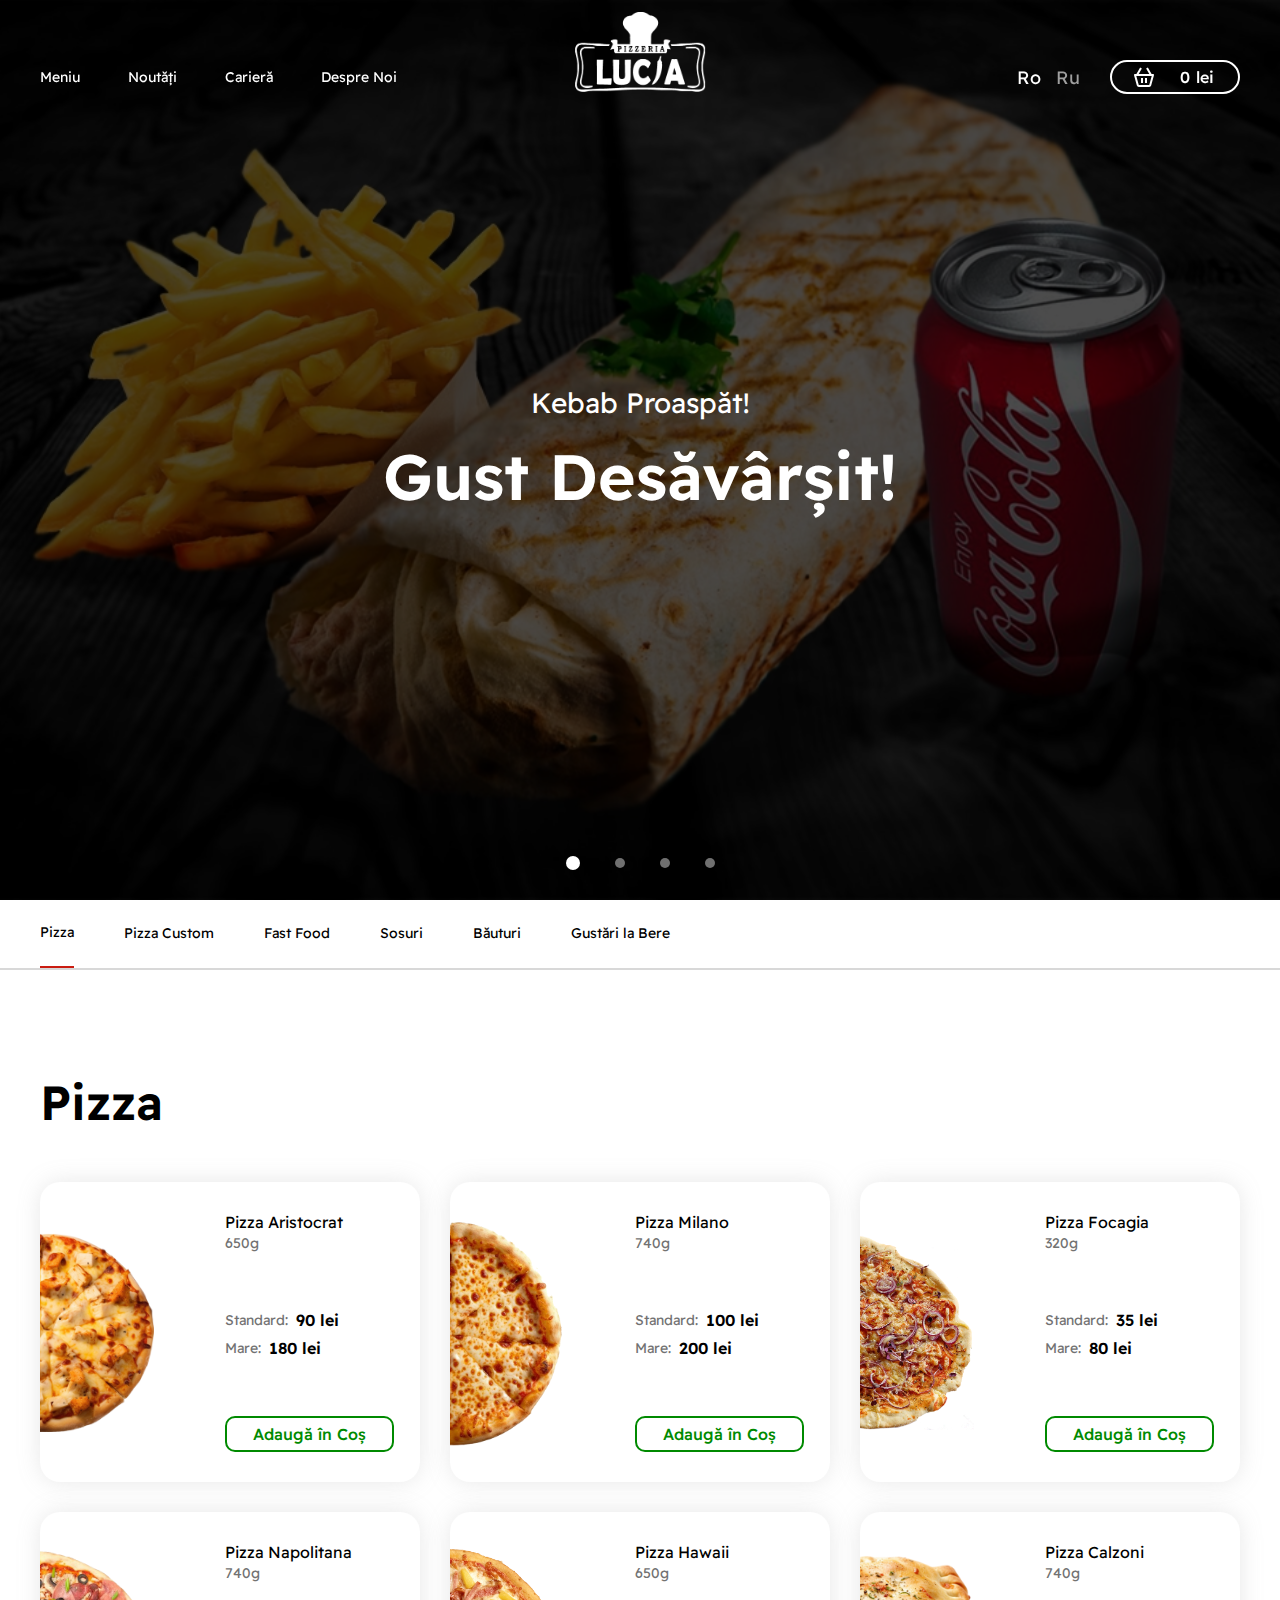
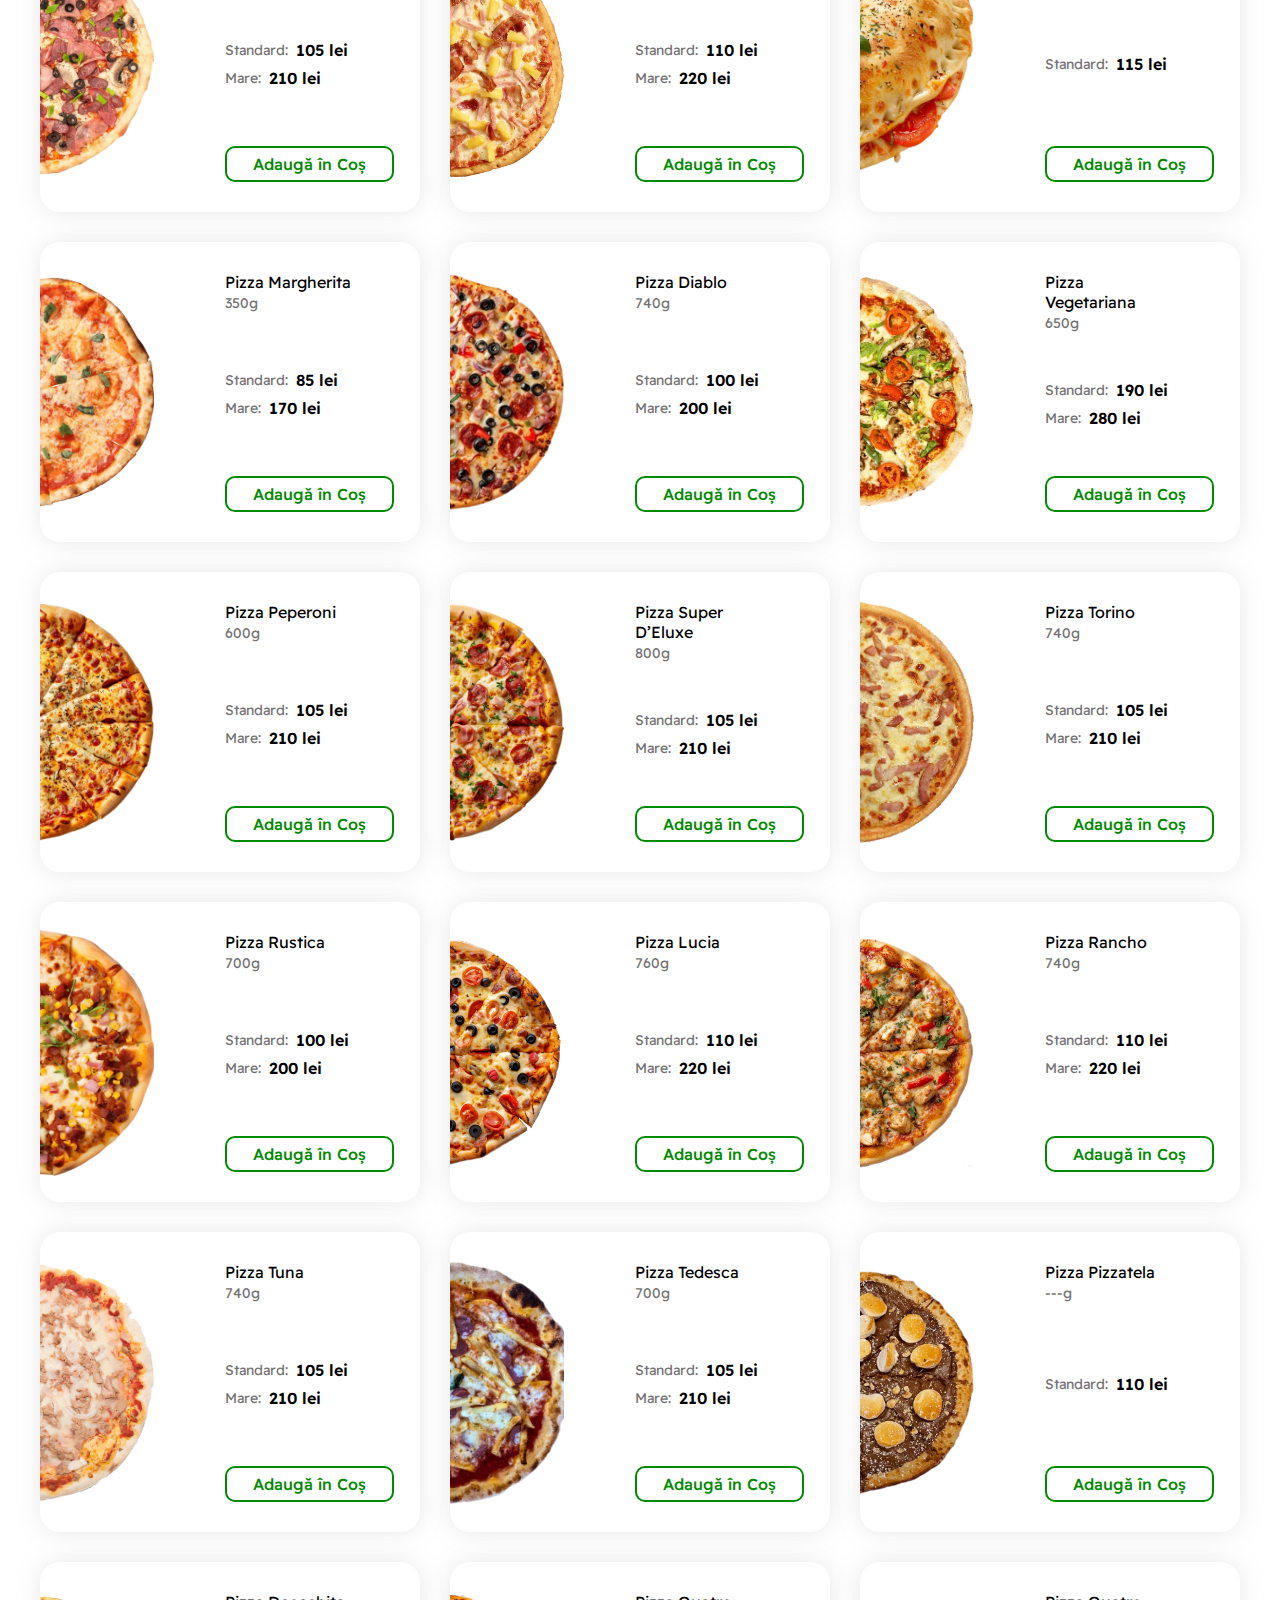
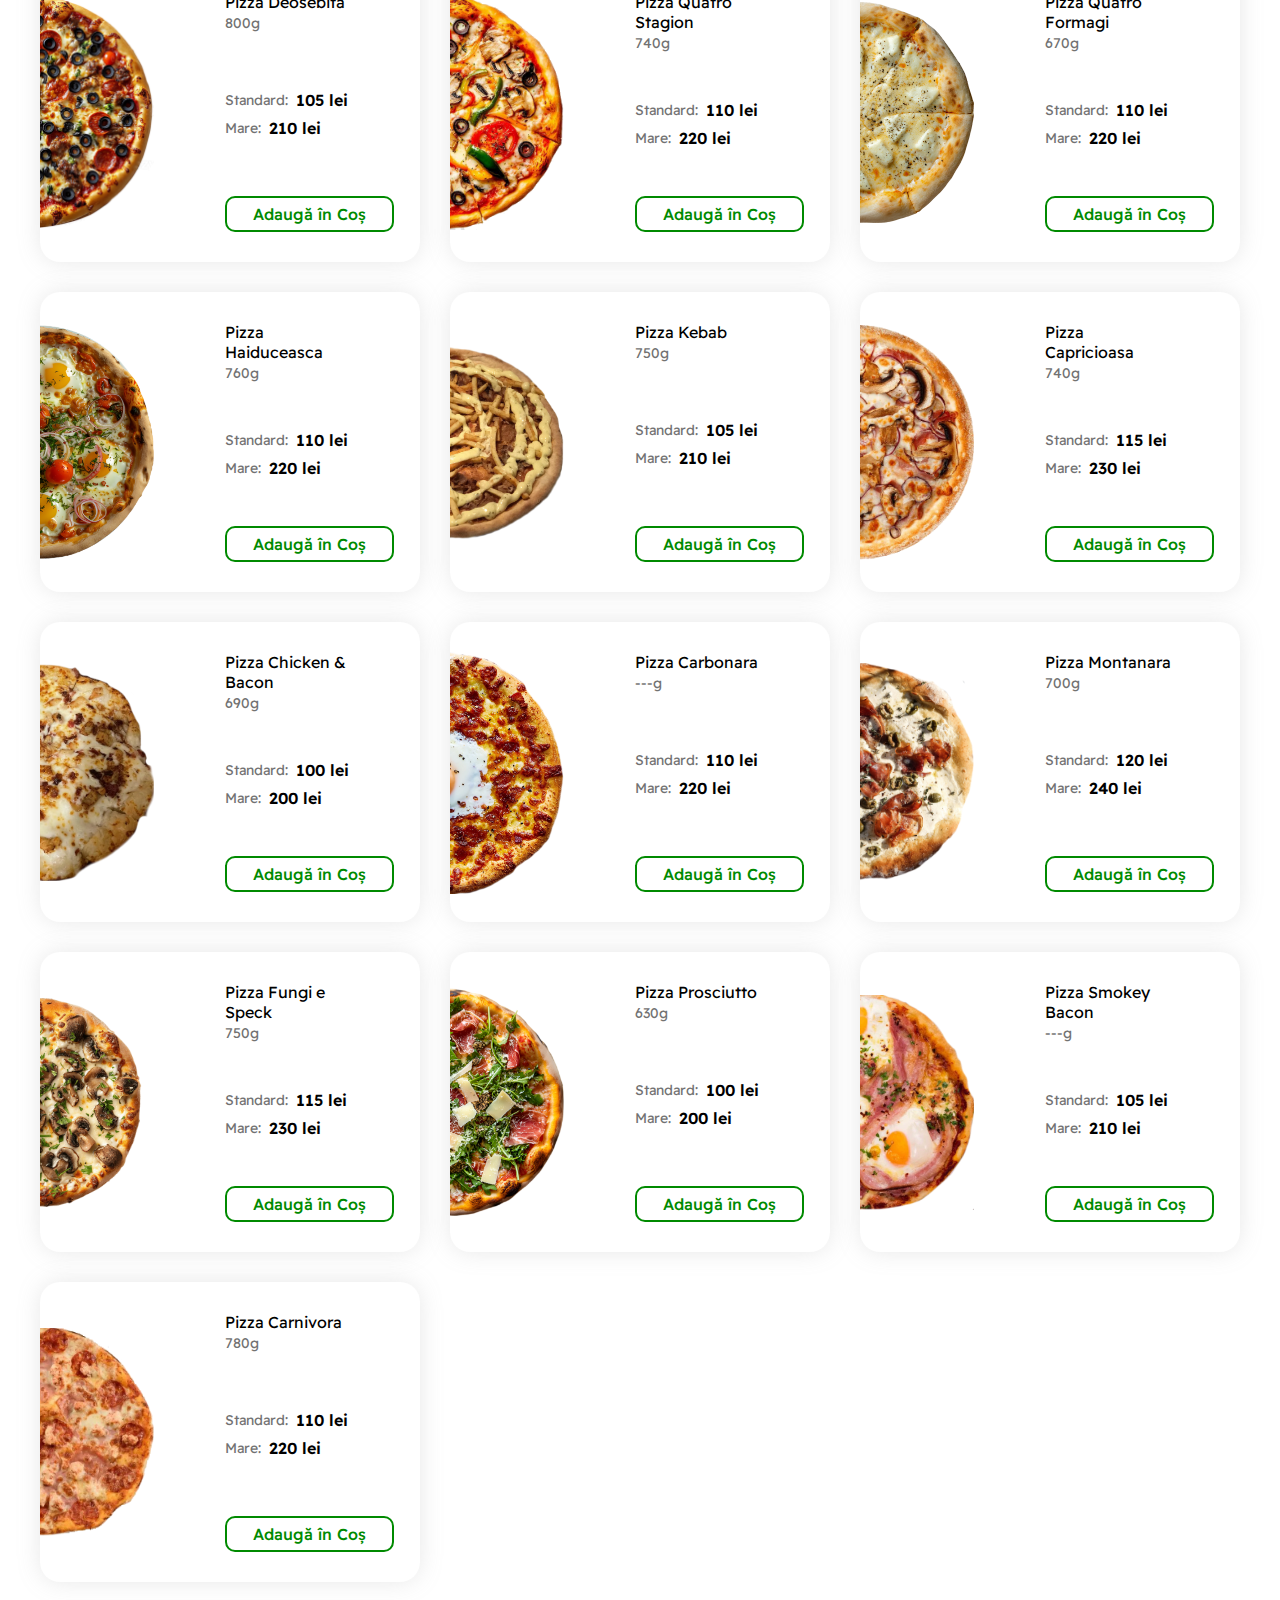
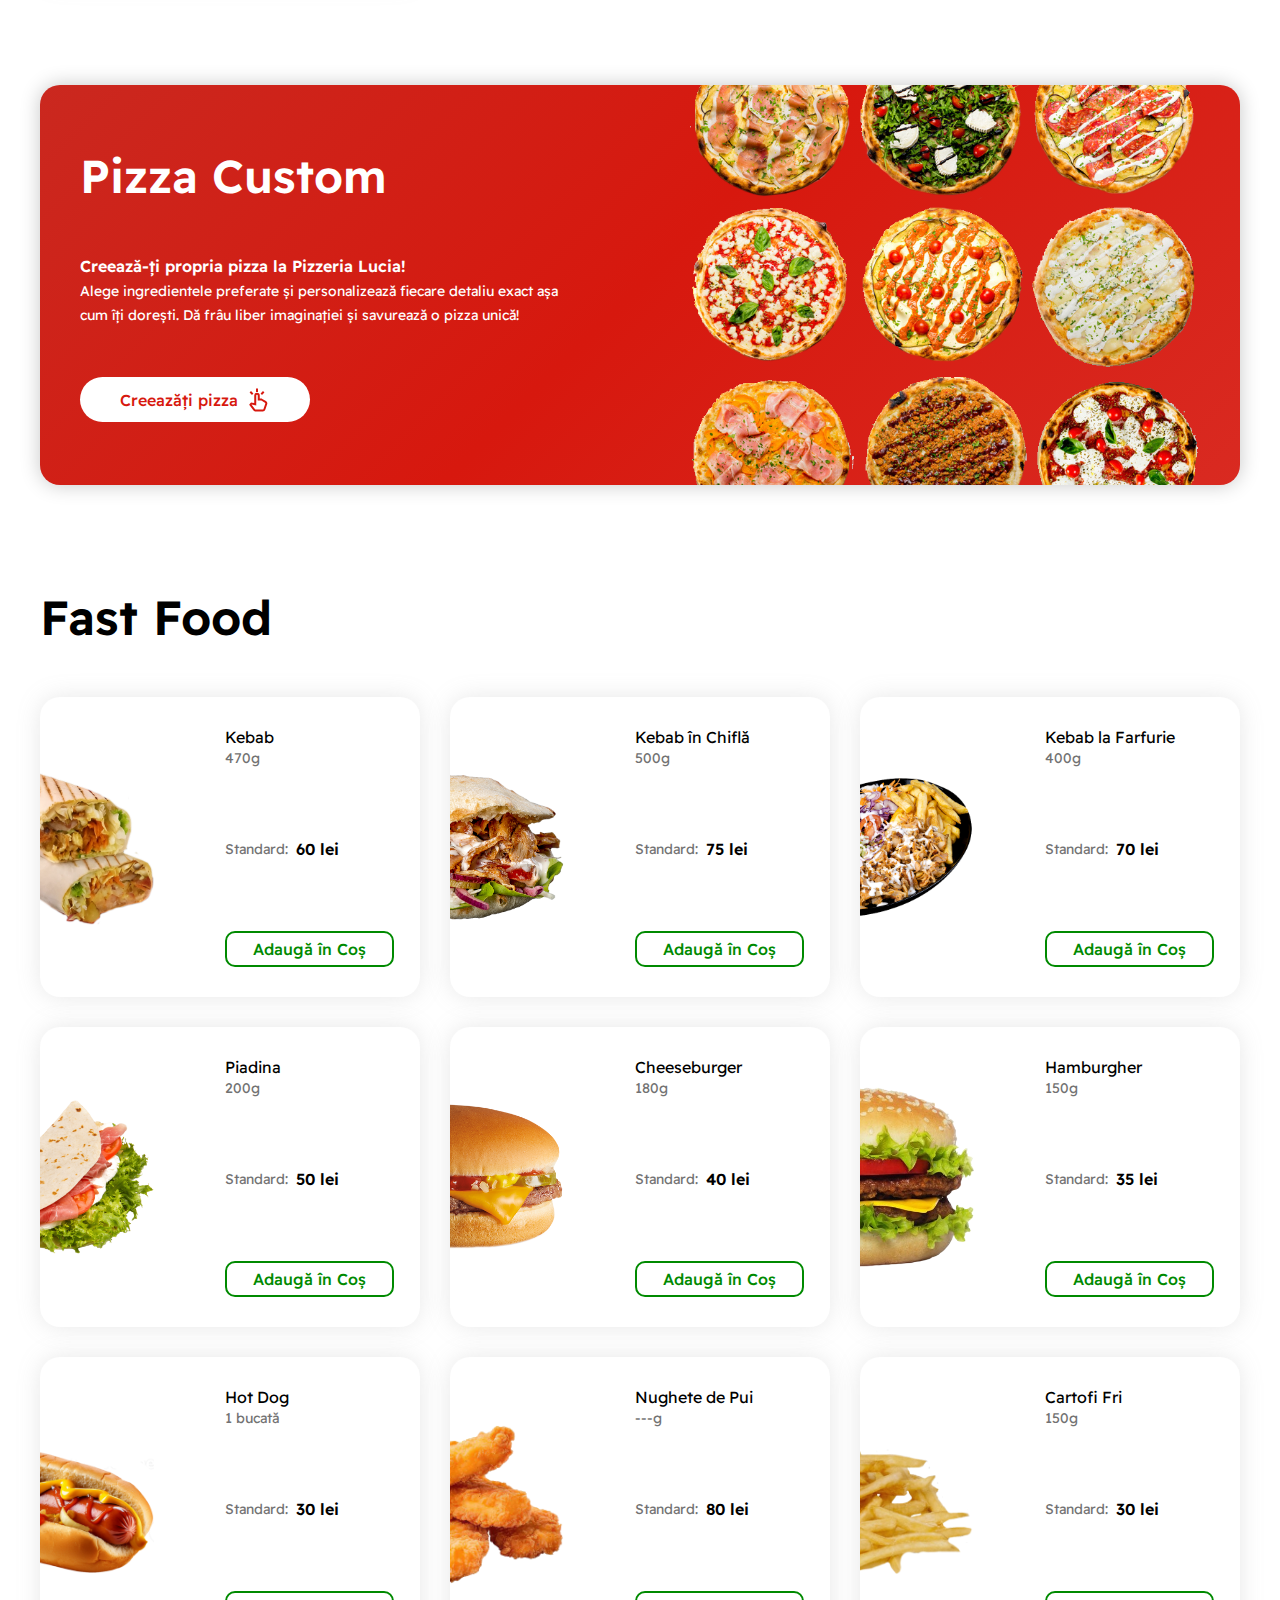
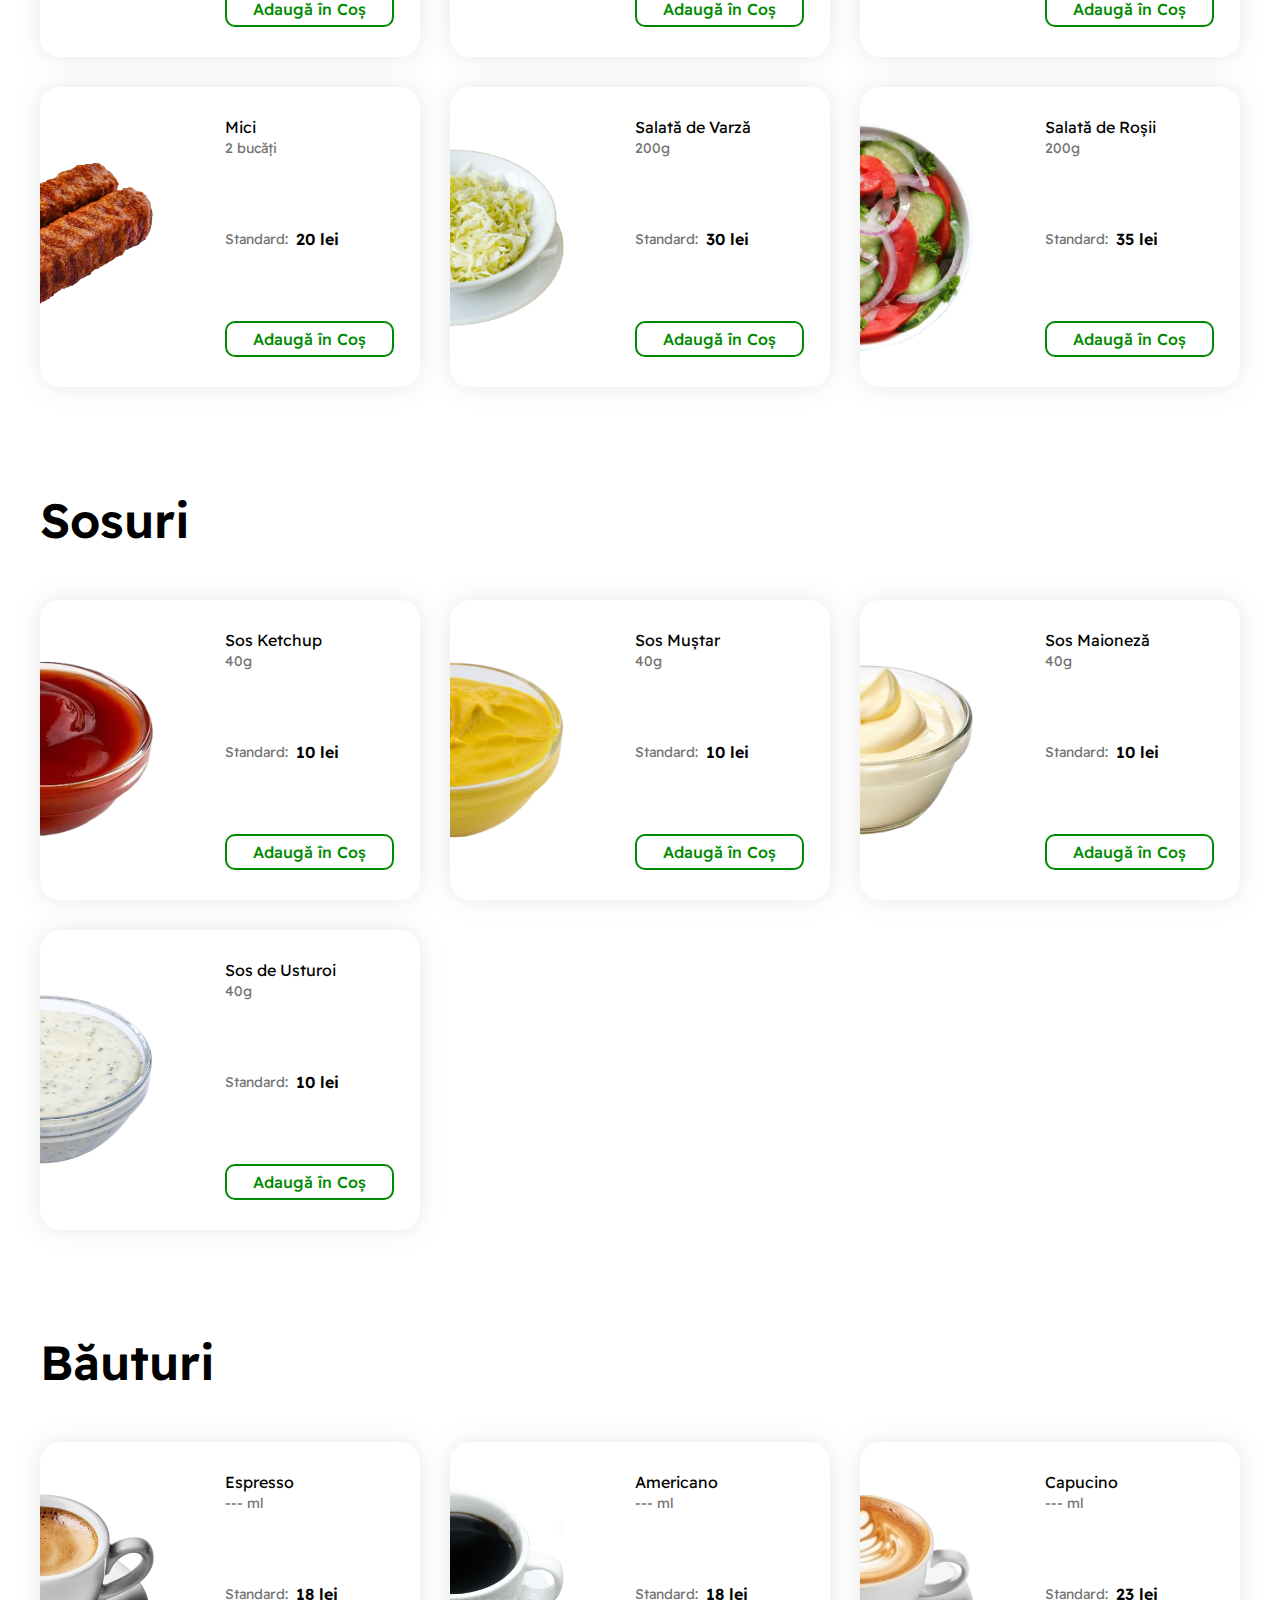
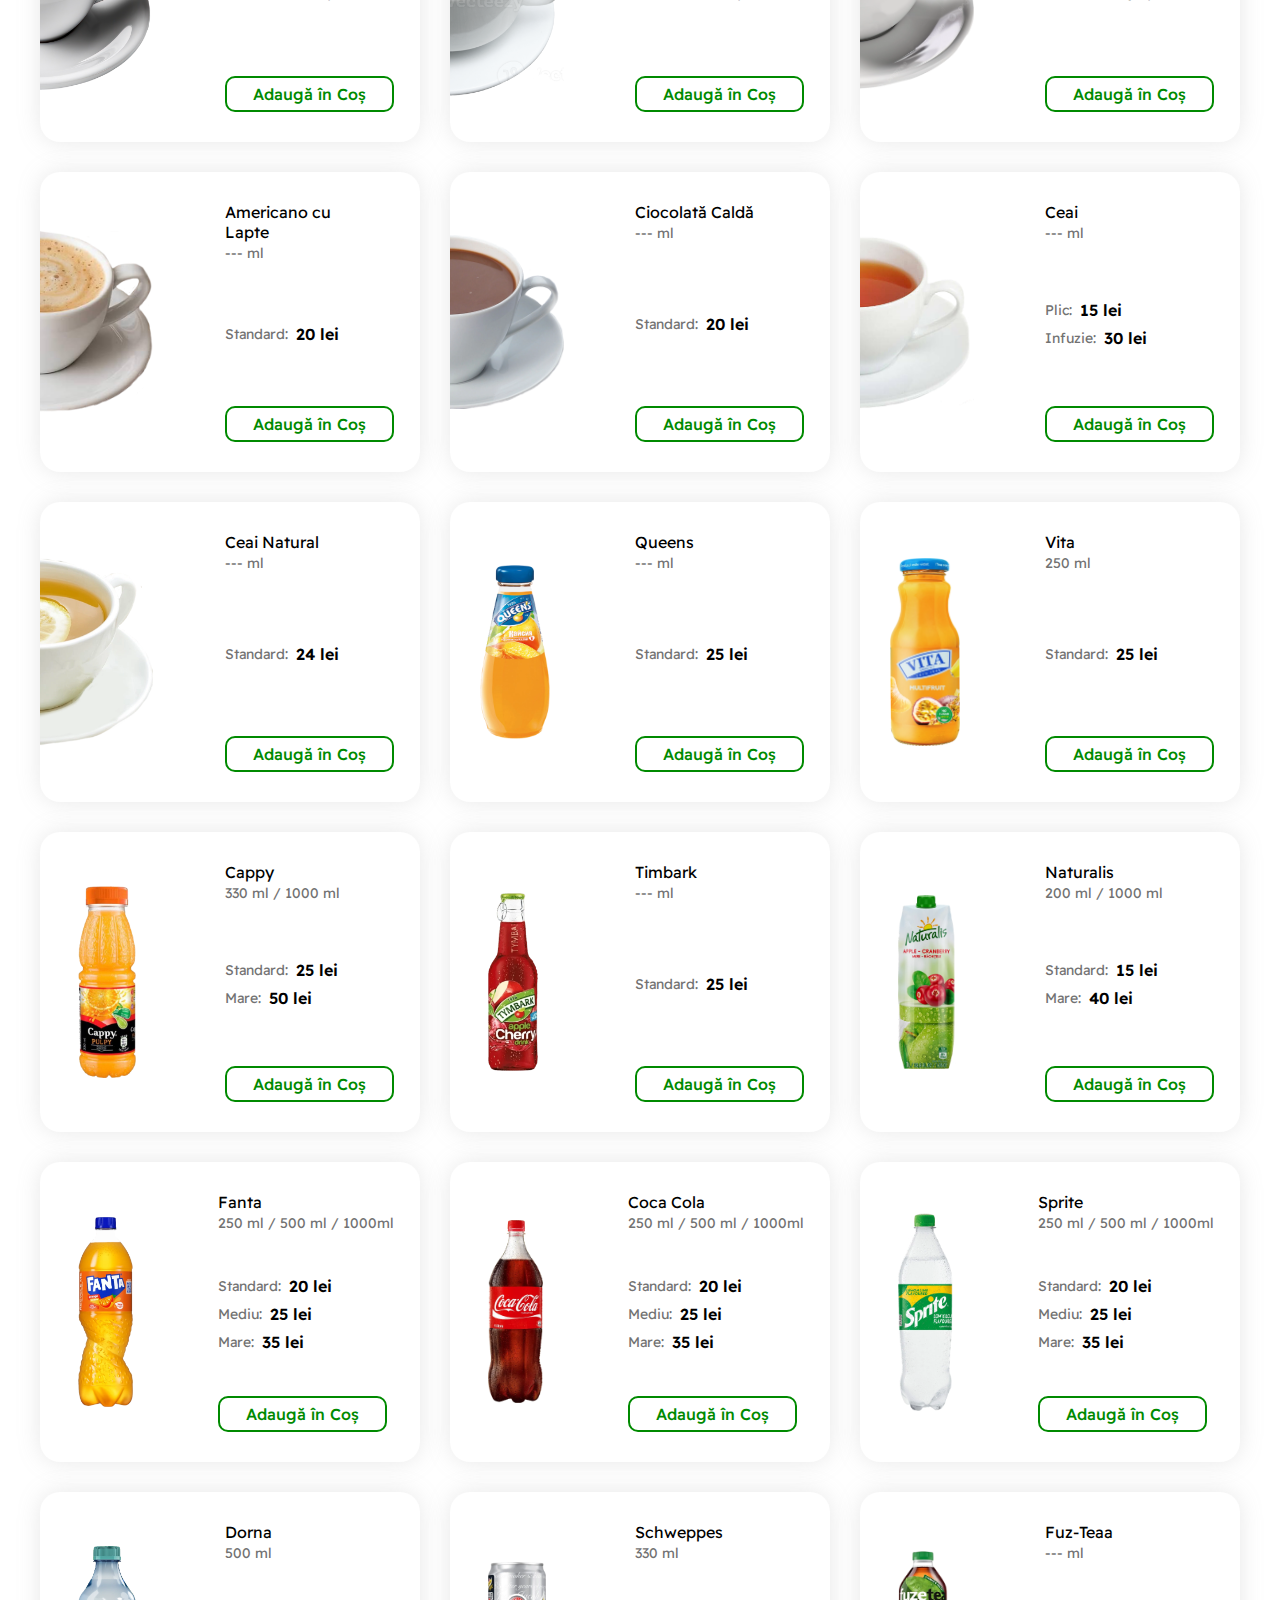
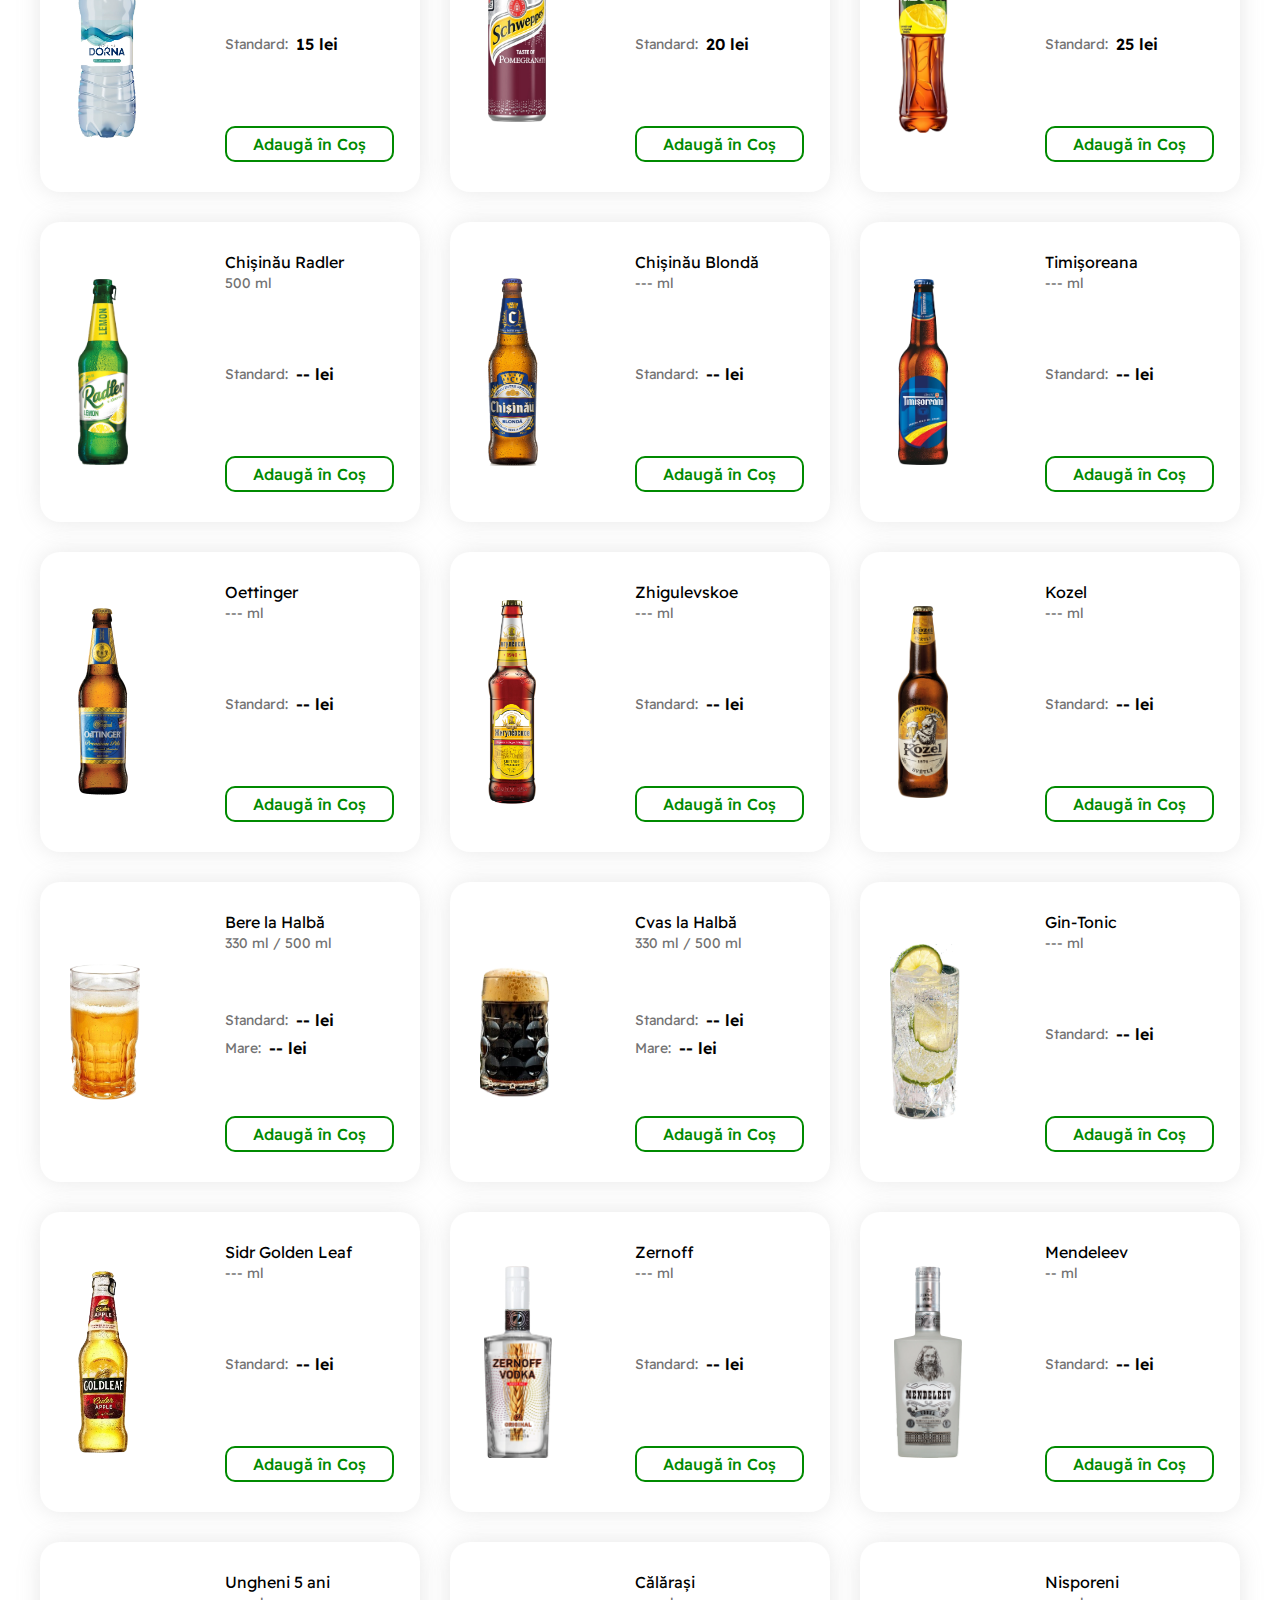
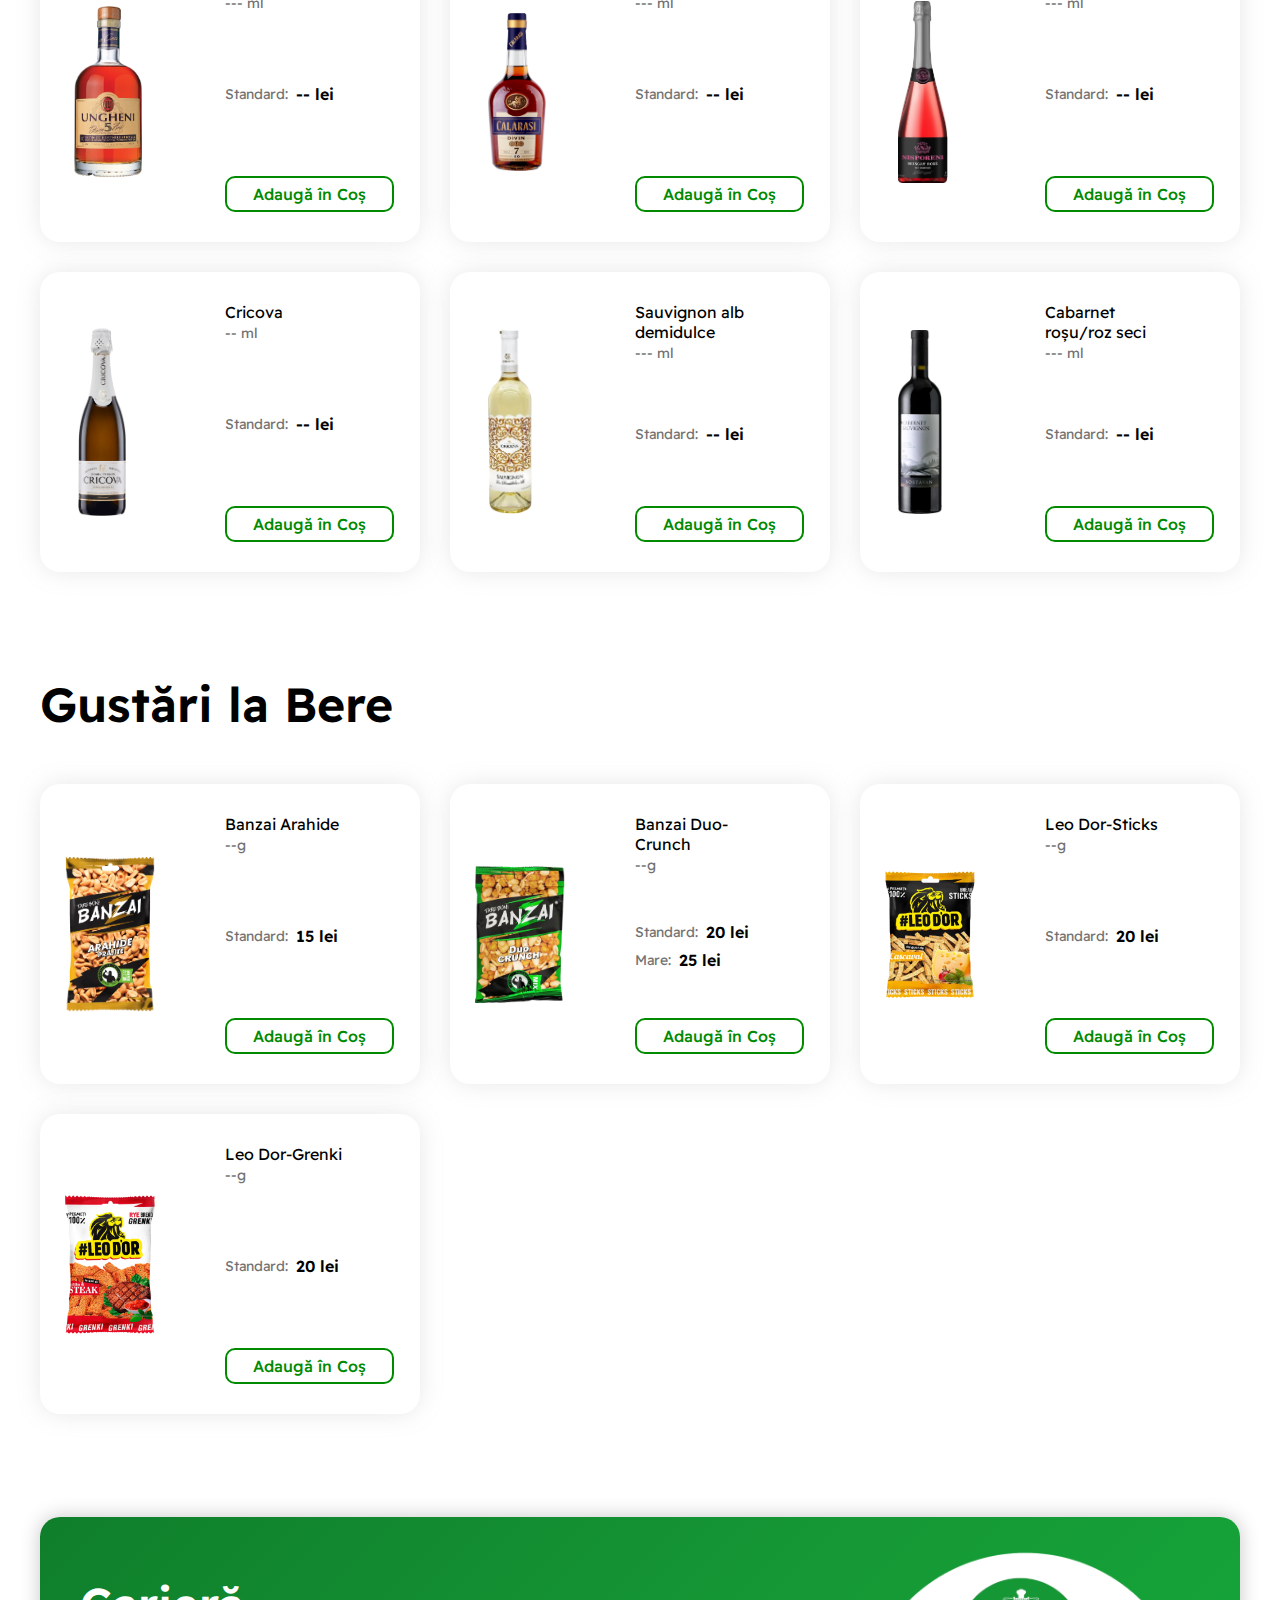
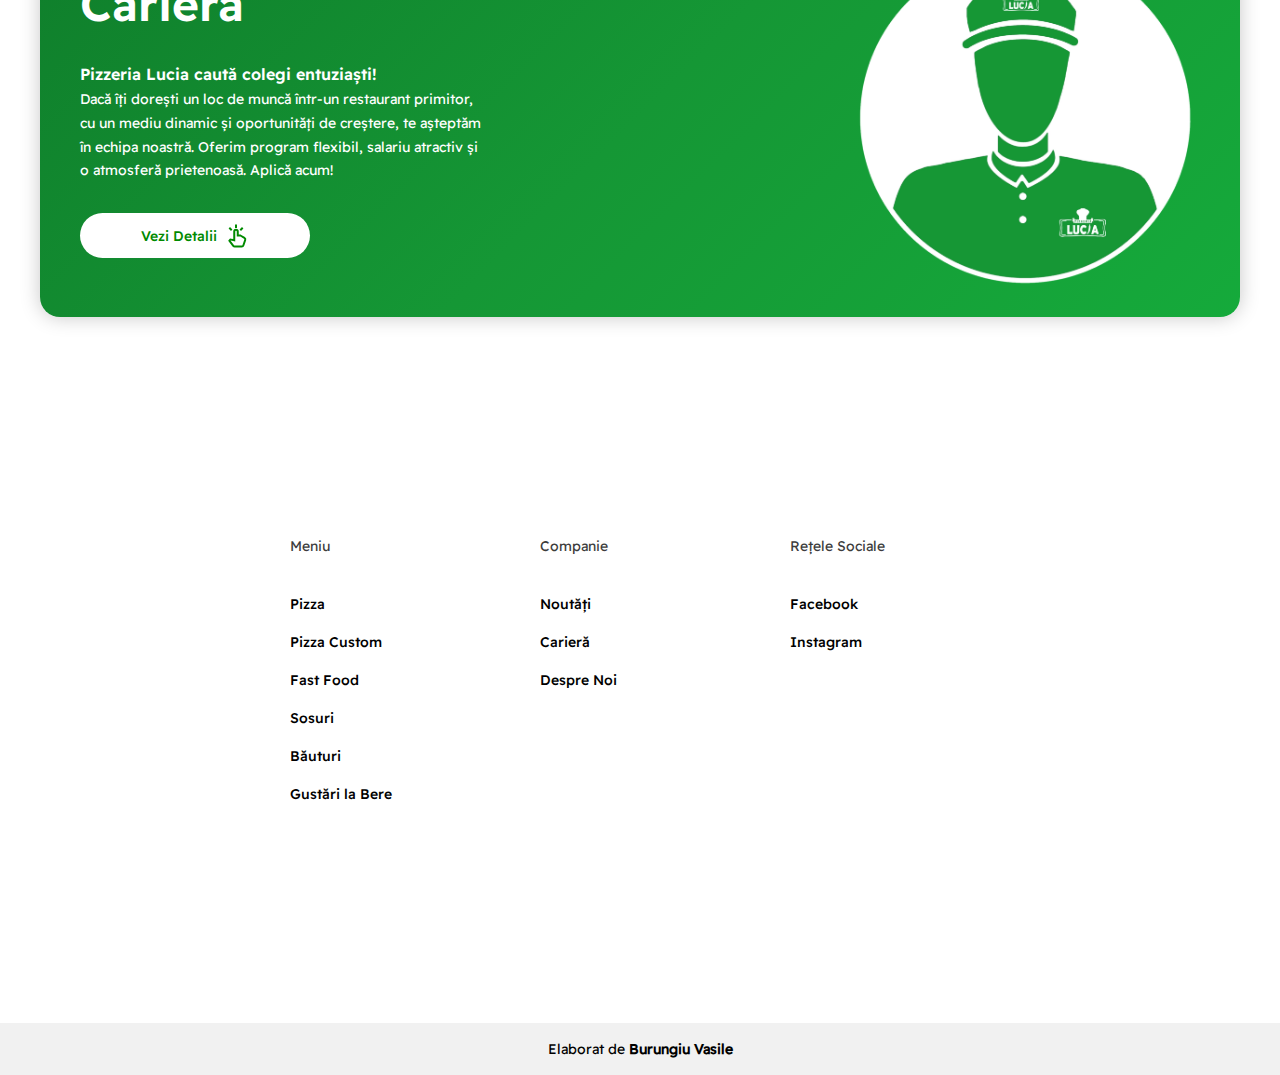
<file: index.html>
<!DOCTYPE html>
<html lang="ro">
<head>
    <meta name="author" content="Pizzeria Lucia">
    <meta name="name" content="Pizzeria Lucia - Pizza și Fast Food în Ungheni">
    <meta name="description" content="Cauți cea mai bună pizza din Ungheni? La Pizzeria Lucia găsești rețete autentice, burgeri, kebab și multe altele! Vizitează-ne!">
    <meta name="keywords" content="pizzerie Ungheni, pizza Ungheni, fast food Ungheni, shaorma Ungheni, burgeri Ungheni, kebab Ungheni, livrare pizza Ungheni">
    <meta property="og:title" content="Pizzeria Lucia - Pizza și Fast Food în Ungheni">
    <meta property="og:description" content="Savurează cele mai bune preparate din Ungheni - pizza, burgeri, kebab și multe altele!">
    <meta property="og:image" content="https://i.imgur.com/8hqSNsZ.jpeg">
    <meta property="og:url" content="URL_SITE">
    <meta property="og:type" content="website">
    <meta charset="UTF-8">
    <meta name="viewport" content="width=device-width, user-scalable=no ,initial-scale=1.0">
    <title>Pizzeria Lucia | Ungheni - Meniu</title>
    <link rel="stylesheet" href="style.css">
    <link rel="icon" href="images/resources/favicon.webp">
</head>
<body>
<!--COMANDA POPUP-->
<div class="comanda-popup-container">
    <div class="dark-background"></div>
    <div class="comanda-popup">
        <div class="comanda-top">
            <div class="comanda-information">
               <div class="comanda-text">
                    <h1 class="comanda-title">Pizza Aristocrat</h1>
                    <div class="comanda-description"><p class="wrapper"><span class="comanda-greutate">650g</span><span class="line"> - </span><span class="comanda-incrediente">Aluat, Sos, Pizza, Fileu de Pui, Mozzarella</span></p></div>
               </div>
               <form class="optiuni-container">
               </form>
            </div>
            <svg class="exitComanda" xmlns="http://www.w3.org/2000/svg" width="28" height="28" viewBox="0 0 24 24"><path fill="currentColor" fill-rule="evenodd" d="M6.793 6.793a1 1 0 0 1 1.414 0L12 10.586l3.793-3.793a1 1 0 1 1 1.414 1.414L13.414 12l3.793 3.793a1 1 0 0 1-1.414 1.414L12 13.414l-3.793 3.793a1 1 0 0 1-1.414-1.414L10.586 12L6.793 8.207a1 1 0 0 1 0-1.414" clip-rule="evenodd"/></svg>
        </div>
        <div class="comanda-bottom">
            <div class="priceAndQuantity-container">
               <div class="main-price-container">
                    <p class="PRET_UNIVERSAL">0</p>
                    <p class="main-lei">lei</p>
               </div>
               <div class="quantiy-Container">
                    <div class="svg-class lowerQuantity"><svg xmlns="http://www.w3.org/2000/svg" width="20" height="20" viewBox="0 0 24 24"><path fill="currentColor" d="M18 12.998H6a1 1 0 0 1 0-2h12a1 1 0 0 1 0 2"/></svg></div>
                    <p class="CANTITATE_UNIVERSALA">1</p>
                    <div class="svg-class growQuantity"><svg xmlns="http://www.w3.org/2000/svg" width="20" height="20" viewBox="0 0 24 24"><path fill="currentColor" d="M18 12.998h-5v5a1 1 0 0 1-2 0v-5H6a1 1 0 0 1 0-2h5v-5a1 1 0 0 1 2 0v5h5a1 1 0 0 1 0 2"/></svg></div>
               </div>
            </div>
            <button class="finalAddBtn comanda-submit-button-inactive">Adaugă în coș</button>
        </div>
    </div>
</div>
<!--COMANDA POPUP-->




    <nav class="page-navigation-desktop">
            <div class="dektop-row">
                <div class="desktop-menus">
                    <a href="index.html">Meniu</a>
                    <a href="#noutăți">Noutăți</a>
                    <a href="cariera.html">Carieră</a>
                    <a href="despreNoi.html">Despre Noi</a>
                </div>
                <div class="dektop-right-side-menu">
                    <div class="desktop-languages">
                        <a href="index.html">Ro</a>
                        <a href="RUSSIAindex.html" class="languge-off">Ru</a>
                    </div>
                    <a href="cos.html">
                        <div class="dektop-basket-button">
                            <svg xmlns="http://www.w3.org/2000/svg" width="24" height="24" viewBox="0 0 24 24"><path fill="currentColor" d="M21 9h-1.42l-3.712-6.496l-1.736.992L17.277 9H6.723l3.146-5.504l-1.737-.992L4.42 9H3a1 1 0 0 0-.965 1.263l2.799 10.264A2.005 2.005 0 0 0 6.764 22h10.473c.898 0 1.692-.605 1.93-1.475l2.799-10.263A.998.998 0 0 0 21 9m-3.764 11v1zH6.764L4.31 11h15.38z"/><path fill="currentColor" d="M9 13h2v5H9zm4 0h2v5h-2z"/></svg>
                            <div class="basket-total">
                                <p class="basket-number">0</p>
                                <p class="lei">lei</p>
                            </div>
                        </div>
                    </a>
                </div>
            </div>
            <a href="index.html"><img class="dekstop-logo" src="images/resources/Lucia.png" alt="Pizzeria Lucia logo"></a>
    </nav>

    <nav class="page-navigation-desktop whitenav">
        <div class="dektop-row">
            <div class="desktop-menus whitemenus">
                <a href="index.html">Meniu</a>
                <a href="#noutăți">Noutăți</a>
                <a href="cariera.html">Carieră</a>
                <a href="despreNoi.html">Despre Noi</a>
            </div>
            <div class="dektop-right-side-menu">
                <div class="desktop-languages">
                    <a href="index.html" class="whitelang">Ro</a>
                    <a href="RUSSIAindex.html" class="languge-off">Ru</a>
                </div>
                <a href="cos.html">
                    <div class="dektop-basket-button whitebutton">
                        <svg xmlns="http://www.w3.org/2000/svg" width="24" height="24" viewBox="0 0 24 24"><path fill="currentColor" d="M21 9h-1.42l-3.712-6.496l-1.736.992L17.277 9H6.723l3.146-5.504l-1.737-.992L4.42 9H3a1 1 0 0 0-.965 1.263l2.799 10.264A2.005 2.005 0 0 0 6.764 22h10.473c.898 0 1.692-.605 1.93-1.475l2.799-10.263A.998.998 0 0 0 21 9m-3.764 11v1zH6.764L4.31 11h15.38z"/><path fill="currentColor" d="M9 13h2v5H9zm4 0h2v5h-2z"/></svg>
                        <div class="basket-total">
                            <p class="basket-number">0</p>
                            <p class="lei">lei</p>
                        </div>
                    </div>
                </a>
            </div>
        </div>
        <a href="index.html"><img class="dekstop-logo" src="images/resources/Lucia-White.png" alt="Pizzeria Lucia logo"></a>
</nav>



    
    
    <nav class="page-navigation-mobile">
        <div class="popup-dark-bg"></div>
        <div class="mobile-nav-top">
            <img class="mobile-logo" src="images/resources/Lucia-White.png" alt="Pizzeria Lucia logo">
            <svg class="showMenu" xmlns="http://www.w3.org/2000/svg" width="28" height="28" viewBox="0 0 24 24"><path fill="currentColor" fill-rule="evenodd" d="M3.5 5a1 1 0 0 0 0 2h17a1 1 0 1 0 0-2zm-1 7a1 1 0 0 1 1-1h17a1 1 0 1 1 0 2h-17a1 1 0 0 1-1-1m0 6.001a1 1 0 0 1 1-1h17a1 1 0 1 1 0 2h-17a1 1 0 0 1-1-1" clip-rule="evenodd"/></svg>
        </div>
        <div class="menu-popup">
            <svg class="closeMenu" xmlns="http://www.w3.org/2000/svg" width="28" height="28" viewBox="0 0 24 24"><path fill="currentColor" d="m12 13.4l-4.9 4.9q-.275.275-.7.275t-.7-.275t-.275-.7t.275-.7l4.9-4.9l-4.9-4.9q-.275-.275-.275-.7t.275-.7t.7-.275t.7.275l4.9 4.9l4.9-4.9q.275-.275.7-.275t.7.275t.275.7t-.275.7L13.4 12l4.9 4.9q.275.275.275.7t-.275.7t-.7.275t-.7-.275z"/></svg>
            <div class="mobile-menu-links">
                <a href="index.html">Meniu</a>
                <a href="#noutăți">Noutăți</a>
                <a href="cariera.html">Carieră</a>
                <a href="despreNoi.html">Despre Noi</a>
                <div class="language-container">
                    <a href="index.html">Ro</a>
                    <a href="RUSSIAindex.html" class="languge-off">Ru</a>
                </div>
            </div>
        </div>
    </nav>


    <header>
        <div class="div-options-container">
            <a href="#fastFood">
                <div class="header-option">
                    <img class="header-image" src="images/header/1.webp" alt="Imagine kebab">
                    <div class="header-text-container">
                        <p class="option-small-text">Kebab Proaspăt!</p>
                        <h1 class="option-big-text">Gust Desăvârșit!</h1>
                    </div>
                </div>
            </a>
            <a href="#pizza">
                <div class="header-option hide-option">
                    <img class="header-image" src="images/header/2.webp" alt="Imagine pizza">
                    <div class="header-text-container">
                        <p class="option-small-text">31 de Pizza Delicioase!</p>
                        <h1 class="option-big-text">Prospețime & Savoare Unică</h1>
                    </div>
                </div>
            </a>
            <a href="#fastFood">
                <div class="header-option hide-option">
                    <img class="header-image" src="images/header/3.webp" alt="Imagine fast food">
                    <div class="header-text-container">
                        <p class="option-small-text">Fast Food Fresh!</p>
                        <h1 class="option-big-text">Plăcere Instantanee!</h1>
                    </div>
                </div>
            </a>
            <a href="#băuturi">
                <div class="header-option hide-option">
                    <img class="header-image" src="images/header/4.webp" alt="Imagine băuturi">
                    <div class="header-text-container">
                        <p class="option-small-text">Băuturi Răcoritoare!</p>
                        <h1 class="option-big-text">Revigorare la fiecare înghițitură!</h1>
                    </div>
                </div>
            </a>
        </div>
        <div class="dots-container">
            <div class="dot bigDot"></div>
            <div class="dot"></div>
            <div class="dot"></div>
            <div class="dot"></div>
        </div>
    </header>


    <nav class="menu-navigation">
        <div class="inner-menu">
            <div class="menu-box link-over"><a href="#pizza" class="menu-link">Pizza</a></div>
            <div class="menu-box"><a href="#pizzaCustom" class="menu-link">Pizza Custom</a></div>
            <div class="menu-box"><a href="#fastFood" class="menu-link">Fast Food</a></div>
            <div class="menu-box"><a href="#sosuri" class="menu-link">Sosuri</a></div>
            <div class="menu-box"><a href="#băuturi" class="menu-link">Băuturi</a></div>
            <div class="menu-box"><a href="#gusturiLaBere" class="menu-link">Gustări la Bere</a></div>
        </div>
    </nav>


    <!--PIZZA-->
    <div class="foodsAndTitle-container" id="pizza">
        <h2 class="foods-title">Pizza</h2>
        <div class="foods-grid-container">
            <div class="food-card">
                <img class="food-image" src="images/pizza/1.webp" alt="Pizza Aristocrat">
                <div class="food-text-container">
                    <div class="nameAndWeight">
                        <h3 class="food-name">Pizza Aristocrat</h3>
                        <p class="food-weight">650g</p>
                        <p class="hiddenIncredients">Aluat, Sos Pizza, Fileu de Pui, Mozzarella</p>
                    </div>
                    <div class="food-options">
                        <div class="individual-option">
                            <p class="option">Standard:</p>
                            <p class="food-price">90 lei</p>
                        </div>
                        <div class="individual-option">
                            <p class="option">Mare:</p>
                            <p class="food-price">180 lei</p>
                        </div>
                    </div>
                    <button class="addButton">Adaugă în Coș</button>
                </div>
            </div>
            <div class="food-card">
                <img class="food-image" src="images/pizza/2.webp" alt="Pizza Aristocrat">
                <div class="food-text-container">
                    <div class="nameAndWeight">
                        <h3 class="food-name">Pizza Milano</h3>
                        <p class="food-weight">740g</p>
                        <p class="hiddenIncredients">Aluat, Sos Pizza, Măsline, Maioneză, Busuioc, Cârnăciori, Gogoșari , Carne de Pui, Mozzarella</p>
                    </div>
                    <div class="food-options">
                        <div class="individual-option">
                            <p class="option">Standard:</p>
                            <p class="food-price">100 lei</p>
                        </div>
                        <div class="individual-option">
                            <p class="option">Mare:</p>
                            <p class="food-price">200 lei</p>
                        </div>
                    </div>
                    <button class="addButton">Adaugă în Coș</button>
                </div>
            </div>
            <div class="food-card">
                <img class="food-image" src="images/pizza/3.webp" alt="Pizza Aristocrat">
                <div class="food-text-container">
                    <div class="nameAndWeight">
                        <h3 class="food-name">Pizza Focagia</h3>
                        <p class="food-weight">320g</p>
                        <p class="hiddenIncredients">Aluat, Oregano, Usturoi, Ulei de Măsline</p>
                    </div>
                    <div class="food-options">
                        <div class="individual-option">
                            <p class="option">Standard:</p>
                            <p class="food-price">35 lei</p>
                        </div>
                        <div class="individual-option">
                            <p class="option">Mare:</p>
                            <p class="food-price">80 lei</p>
                        </div>
                    </div>
                    <button class="addButton">Adaugă în Coș</button>
                </div>
            </div>
            <div class="food-card">
                <img class="food-image" src="images/pizza/4.webp" alt="Pizza Aristocrat">
                <div class="food-text-container">
                    <div class="nameAndWeight">
                        <h3 class="food-name">Pizza Napolitana</h3>
                        <p class="food-weight">740g</p>
                        <p class="hiddenIncredients">Aluat, Sos, Mozzarela. Măsline, Șuncă, Ciuperci</p>
                    </div>
                    <div class="food-options">
                        <div class="individual-option">
                            <p class="option">Standard:</p>
                            <p class="food-price">105 lei</p>
                        </div>
                        <div class="individual-option">
                            <p class="option">Mare:</p>
                            <p class="food-price">210 lei</p>
                        </div>
                    </div>
                    <button class="addButton">Adaugă în Coș</button>
                </div>
            </div>

            <div class="food-card">
                <img class="food-image" src="images/pizza/5.webp" alt="Pizza Aristocrat">
                <div class="food-text-container">
                    <div class="nameAndWeight">
                        <h3 class="food-name">Pizza Hawaii</h3>
                        <p class="food-weight">650g</p>
                        <p class="hiddenIncredients">Aluat, Sos, Mozzarela, Șuncă, Ananas</p>
                    </div>
                    <div class="food-options">
                        <div class="individual-option">
                            <p class="option">Standard:</p>
                            <p class="food-price">110 lei</p>
                        </div>
                        <div class="individual-option">
                            <p class="option">Mare:</p>
                            <p class="food-price">220 lei</p>
                        </div>
                    </div>
                    <button class="addButton">Adaugă în Coș</button>
                </div>
            </div>
            <div class="food-card">
                <img class="food-image" src="images/pizza/6.webp" alt="Pizza Aristocrat">
                <div class="food-text-container">
                    <div class="nameAndWeight">
                        <h3 class="food-name">Pizza Calzoni</h3>
                        <p class="food-weight">740g</p>
                        <p class="hiddenIncredients">Aluat, Sos Pizza, Mozzarela, Șuncă, Ciuperci, Pastramă</p>
                    </div>
                    <div class="food-options">
                        <div class="individual-option">
                            <p class="option">Standard:</p>
                            <p class="food-price">115 lei</p>
                        </div>
                    </div>
                    <button class="addButton">Adaugă în Coș</button>
                </div>
            </div>
            <div class="food-card">
                <img class="food-image" src="images/pizza/7.webp" alt="Pizza Aristocrat">
                <div class="food-text-container">
                    <div class="nameAndWeight">
                        <h3 class="food-name">Pizza Margherita</h3>
                        <p class="food-weight">350g</p>
                        <p class="hiddenIncredients">Aluat, Sos Pizza, Mozzarela, Busuioc, Ulei de Măsline</p>
                    </div>
                    <div class="food-options">
                        <div class="individual-option">
                            <p class="option">Standard:</p>
                            <p class="food-price">85 lei</p>
                        </div>
                        <div class="individual-option">
                            <p class="option">Mare:</p>
                            <p class="food-price">170 lei</p>
                        </div>
                    </div>
                    <button class="addButton">Adaugă în Coș</button>
                </div>
            </div>
            <div class="food-card">
                <img class="food-image" src="images/pizza/8.webp" alt="Pizza Aristocrat">
                <div class="food-text-container">
                    <div class="nameAndWeight">
                        <h3 class="food-name">Pizza Diablo</h3>
                        <p class="food-weight">740g</p>
                        <p class="hiddenIncredients">Aluat, Sos Pizza, Mozzarela, Salam Picant, Ciuperci, Gogoșari, Măsline</p>
                    </div>
                    <div class="food-options">
                        <div class="individual-option">
                            <p class="option">Standard:</p>
                            <p class="food-price">100 lei</p>
                        </div>
                        <div class="individual-option">
                            <p class="option">Mare:</p>
                            <p class="food-price">200 lei</p>
                        </div>
                    </div>
                    <button class="addButton">Adaugă în Coș</button>
                </div>
            </div>

            <div class="food-card">
                <img class="food-image" src="images/pizza/9.webp" alt="Pizza Aristocrat">
                <div class="food-text-container">
                    <div class="nameAndWeight">
                        <h3 class="food-name">Pizza Vegetariana</h3>
                        <p class="food-weight">650g</p>
                        <p class="hiddenIncredients">Aluat, Sos Pizza, Cașcaval, Ciuperci, Ardei Dulce, Roșii, Porumb</p>
                    </div>
                    <div class="food-options">
                        <div class="individual-option">
                            <p class="option">Standard:</p>
                            <p class="food-price">190 lei</p>
                        </div>
                        <div class="individual-option">
                            <p class="option">Mare:</p>
                            <p class="food-price">280 lei</p>
                        </div>
                    </div>
                    <button class="addButton">Adaugă în Coș</button>
                </div>
            </div>
            <div class="food-card">
                <img class="food-image" src="images/pizza/10.webp" alt="Pizza Aristocrat">
                <div class="food-text-container">
                    <div class="nameAndWeight">
                        <h3 class="food-name">Pizza Peperoni</h3>
                        <p class="food-weight">600g</p>
                        <p class="hiddenIncredients">Aluat, Sos, Mozzarela, Salam Picant, Ardei Gras</p>
                    </div>
                    <div class="food-options">
                        <div class="individual-option">
                            <p class="option">Standard:</p>
                            <p class="food-price">105 lei</p>
                        </div>
                        <div class="individual-option">
                            <p class="option">Mare:</p>
                            <p class="food-price">210 lei</p>
                        </div>
                    </div>
                    <button class="addButton">Adaugă în Coș</button>
                </div>
            </div>
            <div class="food-card">
                <img class="food-image" src="images/pizza/11.webp" alt="Pizza Aristocrat">
                <div class="food-text-container">
                    <div class="nameAndWeight">
                        <h3 class="food-name">Pizza Super D’Eluxe</h3>
                        <p class="food-weight">800g</p>
                        <p class="hiddenIncredients">Aluat, Sos Pizza, Mozzarela, Cârnăciori, Șuncă de Pui, Ciuperci, Ceapă, Porumb, Roșii</p>
                    </div>
                    <div class="food-options">
                        <div class="individual-option">
                            <p class="option">Standard:</p>
                            <p class="food-price">105 lei</p>
                        </div>
                        <div class="individual-option">
                            <p class="option">Mare:</p>
                            <p class="food-price">210 lei</p>
                        </div>
                    </div>
                    <button class="addButton">Adaugă în Coș</button>
                </div>
            </div>
            <div class="food-card">
                <img class="food-image" src="images/pizza/12.webp" alt="Pizza Aristocrat">
                <div class="food-text-container">
                    <div class="nameAndWeight">
                        <h3 class="food-name">Pizza Torino</h3>
                        <p class="food-weight">740g</p>
                        <p class="hiddenIncredients">Aluat, Sos, Mozzarela, Măsline, Pastramă, Ciuperci, Șuncă</p>
                    </div>
                    <div class="food-options">
                        <div class="individual-option">
                            <p class="option">Standard:</p>
                            <p class="food-price">105 lei</p>
                        </div>
                        <div class="individual-option">
                            <p class="option">Mare:</p>
                            <p class="food-price">210 lei</p>
                        </div>
                    </div>
                    <button class="addButton">Adaugă în Coș</button>
                </div>
            </div>

            <div class="food-card">
                <img class="food-image" src="images/pizza/13.webp" alt="Pizza Aristocrat">
                <div class="food-text-container">
                    <div class="nameAndWeight">
                        <h3 class="food-name">Pizza Rustica</h3>
                        <p class="food-weight">700g</p>
                        <p class="hiddenIncredients">Aluat, Sos Pizza, Mozzarela, Șuncă, Porumb, Parmegiano</p>
                    </div>
                    <div class="food-options">
                        <div class="individual-option">
                            <p class="option">Standard:</p>
                            <p class="food-price">100 lei</p>
                        </div>
                        <div class="individual-option">
                            <p class="option">Mare:</p>
                            <p class="food-price">200 lei</p>
                        </div>
                    </div>
                    <button class="addButton">Adaugă în Coș</button>
                </div>
            </div>
            <div class="food-card">
                <img class="food-image" src="images/pizza/14.webp" alt="Pizza Aristocrat">
                <div class="food-text-container">
                    <div class="nameAndWeight">
                        <h3 class="food-name">Pizza Lucia</h3>
                        <p class="food-weight">760g</p>
                        <p class="hiddenIncredients">Aluat, Sos, Mozzarela, Măsline, Salam Picant, Șuncă de Pui, Ardei Dulce</p>
                    </div>
                    <div class="food-options">
                        <div class="individual-option">
                            <p class="option">Standard:</p>
                            <p class="food-price">110 lei</p>
                        </div>
                        <div class="individual-option">
                            <p class="option">Mare:</p>
                            <p class="food-price">220 lei</p>
                        </div>
                    </div>
                    <button class="addButton">Adaugă în Coș</button>
                </div>
            </div>
            <div class="food-card">
                <img class="food-image" src="images/pizza/15.webp" alt="Pizza Aristocrat">
                <div class="food-text-container">
                    <div class="nameAndWeight">
                        <h3 class="food-name">Pizza Rancho</h3>
                        <p class="food-weight">740g</p>
                        <p class="hiddenIncredients">Aluat, Sos, Mozzarela, Maioneză, Carne de Pui, Ciuperci, Roșii, Gogoșari</p>
                    </div>
                    <div class="food-options">
                        <div class="individual-option">
                            <p class="option">Standard:</p>
                            <p class="food-price">110 lei</p>
                        </div>
                        <div class="individual-option">
                            <p class="option">Mare:</p>
                            <p class="food-price">220 lei</p>
                        </div>
                    </div>
                    <button class="addButton">Adaugă în Coș</button>
                </div>
            </div>
            <div class="food-card">
                <img class="food-image" src="images/pizza/16.webp" alt="Pizza Aristocrat">
                <div class="food-text-container">
                    <div class="nameAndWeight">
                        <h3 class="food-name">Pizza Tuna</h3>
                        <p class="food-weight">740g</p>
                        <p class="hiddenIncredients">Aluat, Sos Pizza, Mozzarela, Ton, Ceapă, Roșii</p>
                    </div>
                    <div class="food-options">
                        <div class="individual-option">
                            <p class="option">Standard:</p>
                            <p class="food-price">105 lei</p>
                        </div>
                        <div class="individual-option">
                            <p class="option">Mare:</p>
                            <p class="food-price">210 lei</p>
                        </div>
                    </div>
                    <button class="addButton">Adaugă în Coș</button>
                </div>
            </div>


            <div class="food-card">
                <img class="food-image" src="images/pizza/17.webp" alt="Pizza Aristocrat">
                <div class="food-text-container">
                    <div class="nameAndWeight">
                        <h3 class="food-name">Pizza Tedesca</h3>
                        <p class="food-weight">700g</p>
                        <p class="hiddenIncredients">Aluat, Sos Pizza, Mozzarela, Crenvuști, Cartofi Pai, Ciuperci</p>
                    </div>
                    <div class="food-options">
                        <div class="individual-option">
                            <p class="option">Standard:</p>
                            <p class="food-price">105 lei</p>
                        </div>
                        <div class="individual-option">
                            <p class="option">Mare:</p>
                            <p class="food-price">210 lei</p>
                        </div>
                    </div>
                    <button class="addButton">Adaugă în Coș</button>
                </div>
            </div>
            <div class="food-card">
                <img class="food-image" src="images/pizza/18.webp" alt="Pizza Aristocrat">
                <div class="food-text-container">
                    <div class="nameAndWeight">
                        <h3 class="food-name">Pizza Pizzatela</h3>
                        <p class="food-weight">---g</p>
                        <p class="hiddenIncredients">Aluat, Nutella, Bezele moi</p>
                    </div>
                    <div class="food-options">
                        <div class="individual-option">
                            <p class="option">Standard:</p>
                            <p class="food-price">110 lei</p>
                        </div>
                    </div>
                    <button class="addButton">Adaugă în Coș</button>
                </div>
            </div>
            <div class="food-card">
                <img class="food-image" src="images/pizza/19.webp" alt="Pizza Aristocrat">
                <div class="food-text-container">
                    <div class="nameAndWeight">
                        <h3 class="food-name">Pizza Deosebita</h3>
                        <p class="food-weight">800g</p>
                        <p class="hiddenIncredients">Aluat, Sos, Mozzarela, Măsline, Ciuperci, Carne de Porc, Salam Picant, Parmegiano</p>
                    </div>
                    <div class="food-options">
                        <div class="individual-option">
                            <p class="option">Standard:</p>
                            <p class="food-price">105 lei</p>
                        </div>
                        <div class="individual-option">
                            <p class="option">Mare:</p>
                            <p class="food-price">210 lei</p>
                        </div>
                    </div>
                    <button class="addButton">Adaugă în Coș</button>
                </div>
            </div>
            <div class="food-card">
                <img class="food-image" src="images/pizza/20.webp" alt="Pizza Aristocrat">
                <div class="food-text-container">
                    <div class="nameAndWeight">
                        <h3 class="food-name">Pizza Quatro Stagion</h3>
                        <p class="food-weight">740g</p>
                        <p class="hiddenIncredients">Aluat, Sos, Mozzarela, Oregon, Șuncă, Carne de Pui, Ciuperci, Măsline, Parmegiano</p>
                    </div>
                    <div class="food-options">
                        <div class="individual-option">
                            <p class="option">Standard:</p>
                            <p class="food-price">110 lei</p>
                        </div>
                        <div class="individual-option">
                            <p class="option">Mare:</p>
                            <p class="food-price">220 lei</p>
                        </div>
                    </div>
                    <button class="addButton">Adaugă în Coș</button>
                </div>
            </div>

            <div class="food-card">
                <img class="food-image" src="images/pizza/21.webp" alt="Pizza Aristocrat">
                <div class="food-text-container">
                    <div class="nameAndWeight">
                        <h3 class="food-name">Pizza Quatro Formagi</h3>
                        <p class="food-weight">670g</p>
                        <p class="hiddenIncredients">Aluat, Sos de Frișcă, Mozzarela, Dorblue, Parmegiano</p>
                    </div>
                    <div class="food-options">
                        <div class="individual-option">
                            <p class="option">Standard:</p>
                            <p class="food-price">110 lei</p>
                        </div>
                        <div class="individual-option">
                            <p class="option">Mare:</p>
                            <p class="food-price">220 lei</p>
                        </div>
                    </div>
                    <button class="addButton">Adaugă în Coș</button>
                </div>
            </div>
            <div class="food-card">
                <img class="food-image" src="images/pizza/22.webp" alt="Pizza Aristocrat">
                <div class="food-text-container">
                    <div class="nameAndWeight">
                        <h3 class="food-name">Pizza Haiduceasca</h3>
                        <p class="food-weight">760g</p>
                        <p class="hiddenIncredients">Aluat, Sos, Mozzarela, Tochitură, Ou, Usturoi, Adrei Gras, Brânză de Oi</p>
                    </div>
                    <div class="food-options">
                        <div class="individual-option">
                            <p class="option">Standard:</p>
                            <p class="food-price">110 lei</p>
                        </div>
                        <div class="individual-option">
                            <p class="option">Mare:</p>
                            <p class="food-price">220 lei</p>
                        </div>
                    </div>
                    <button class="addButton">Adaugă în Coș</button>
                </div>
            </div>
            <div class="food-card">
                <img class="food-image" src="images/pizza/23.webp" alt="Pizza Aristocrat">
                <div class="food-text-container">
                    <div class="nameAndWeight">
                        <h3 class="food-name">Pizza Kebab</h3>
                        <p class="food-weight">750g</p>
                        <p class="hiddenIncredients">Aluat, Sos, Usturoi, Ketchup, Roșii, Ceapă, Castraveți Murați, Carne Kebab, Cartofi Pai</p>
                    </div>
                    <div class="food-options">
                        <div class="individual-option">
                            <p class="option">Standard:</p>
                            <p class="food-price">105 lei</p>
                        </div>
                        <div class="individual-option">
                            <p class="option">Mare:</p>
                            <p class="food-price">210 lei</p>
                        </div>
                    </div>
                    <button class="addButton">Adaugă în Coș</button>
                </div>
            </div>
            <div class="food-card">
                <img class="food-image" src="images/pizza/24.webp" alt="Pizza Aristocrat">
                <div class="food-text-container">
                    <div class="nameAndWeight">
                        <h3 class="food-name">Pizza Capricioasa</h3>
                        <p class="food-weight">740g</p>
                        <p class="hiddenIncredients">Aluat, Sos, Mozzarela, Vinete, Șuncă, Usturoi, Brânză de Oi, Ciuperci</p>
                    </div>
                    <div class="food-options">
                        <div class="individual-option">
                            <p class="option">Standard:</p>
                            <p class="food-price">115 lei</p>
                        </div>
                        <div class="individual-option">
                            <p class="option">Mare:</p>
                            <p class="food-price">230 lei</p>
                        </div>
                    </div>
                    <button class="addButton">Adaugă în Coș</button>
                </div>
            </div>

            <div class="food-card">
                <img class="food-image" src="images/pizza/25.webp" alt="Pizza Aristocrat">
                <div class="food-text-container">
                    <div class="nameAndWeight">
                        <h3 class="food-name">Pizza Chicken & Bacon</h3>
                        <p class="food-weight">690g</p>
                        <p class="hiddenIncredients">Aluat, Sos, Mozzarela, Fileu de Pui, Bacon, Oregano</p>
                    </div>
                    <div class="food-options">
                        <div class="individual-option">
                            <p class="option">Standard:</p>
                            <p class="food-price">100 lei</p>
                        </div>
                        <div class="individual-option">
                            <p class="option">Mare:</p>
                            <p class="food-price">200 lei</p>
                        </div>
                    </div>
                    <button class="addButton">Adaugă în Coș</button>
                </div>
            </div>
            <div class="food-card">
                <img class="food-image" src="images/pizza/26.webp" alt="Pizza Aristocrat">
                <div class="food-text-container">
                    <div class="nameAndWeight">
                        <h3 class="food-name">Pizza Carbonara</h3>
                        <p class="food-weight">---g</p>
                        <p class="hiddenIncredients">Aluat, Sos Pizza, Mozzarela, Pastramă, Ou, Ciuperci</p>
                    </div>
                    <div class="food-options">
                        <div class="individual-option">
                            <p class="option">Standard:</p>
                            <p class="food-price">110 lei</p>
                        </div>
                        <div class="individual-option">
                            <p class="option">Mare:</p>
                            <p class="food-price">220 lei</p>
                        </div>
                    </div>
                    <button class="addButton">Adaugă în Coș</button>
                </div>
            </div>
            <div class="food-card">
                <img class="food-image" src="images/pizza/27.webp" alt="Pizza Aristocrat">
                <div class="food-text-container">
                    <div class="nameAndWeight">
                        <h3 class="food-name">Pizza Montanara</h3>
                        <p class="food-weight">700g</p>
                        <p class="hiddenIncredients">Aluat, Sos Pizza, Mozzarela, Măsline, Salam Picant, Becon, Gorgonzola, Ceapă</p>
                    </div>
                    <div class="food-options">
                        <div class="individual-option">
                            <p class="option">Standard:</p>
                            <p class="food-price">120 lei</p>
                        </div>
                        <div class="individual-option">
                            <p class="option">Mare:</p>
                            <p class="food-price">240 lei</p>
                        </div>
                    </div>
                    <button class="addButton">Adaugă în Coș</button>
                </div>
            </div>
            <div class="food-card">
                <img class="food-image" src="images/pizza/28.webp" alt="Pizza Aristocrat">
                <div class="food-text-container">
                    <div class="nameAndWeight">
                        <h3 class="food-name">Pizza Fungi e Speck</h3>
                        <p class="food-weight">750g</p>
                        <p class="hiddenIncredients">Aluat, Sos, Mozzarela, Ciuperci, Jambo, Oregano</p>
                    </div>
                    <div class="food-options">
                        <div class="individual-option">
                            <p class="option">Standard:</p>
                            <p class="food-price">115 lei</p>
                        </div>
                        <div class="individual-option">
                            <p class="option">Mare:</p>
                            <p class="food-price">230 lei</p>
                        </div>
                    </div>
                    <button class="addButton">Adaugă în Coș</button>
                </div>
            </div>

            <div class="food-card">
                <img class="food-image" src="images/pizza/29.webp" alt="Pizza Aristocrat">
                <div class="food-text-container">
                    <div class="nameAndWeight">
                        <h3 class="food-name">Pizza Prosciutto</h3>
                        <p class="food-weight">630g</p>
                        <p class="hiddenIncredients">Aluat, Sos Pizza, Mozzarela, Prosciutto, Parmegiano</p>
                    </div>
                    <div class="food-options">
                        <div class="individual-option">
                            <p class="option">Standard:</p>
                            <p class="food-price">100 lei</p>
                        </div>
                        <div class="individual-option">
                            <p class="option">Mare:</p>
                            <p class="food-price">200 lei</p>
                        </div>
                    </div>
                    <button class="addButton">Adaugă în Coș</button>
                </div>
            </div>
            <div class="food-card">
                <img class="food-image" src="images/pizza/30.webp" alt="Pizza Aristocrat">
                <div class="food-text-container">
                    <div class="nameAndWeight">
                        <h3 class="food-name">Pizza Smokey Bacon</h3>
                        <p class="food-weight">---g</p>
                        <p class="hiddenIncredients">Aluat, Sos Pizza, Mozzarela, Ciuperci, Roșii, Bacon, Ou</p>
                    </div>
                    <div class="food-options">
                        <div class="individual-option">
                            <p class="option">Standard:</p>
                            <p class="food-price">105 lei</p>
                        </div>
                        <div class="individual-option">
                            <p class="option">Mare:</p>
                            <p class="food-price">210 lei</p>
                        </div>
                    </div>
                    <button class="addButton">Adaugă în Coș</button>
                </div>
            </div>
            <div class="food-card">
                <img class="food-image" src="images/pizza/31.webp" alt="Pizza Aristocrat">
                <div class="food-text-container">
                    <div class="nameAndWeight">
                        <h3 class="food-name">Pizza Carnivora</h3>
                        <p class="food-weight">780g</p>
                        <p class="hiddenIncredients">Aluat, Sos Pizza, Mozzarela, Bacon, Șuncă, Carne de Pui, Salam</p>
                    </div>
                    <div class="food-options">
                        <div class="individual-option">
                            <p class="option">Standard:</p>
                            <p class="food-price">110 lei</p>
                        </div>
                        <div class="individual-option">
                            <p class="option">Mare:</p>
                            <p class="food-price">220 lei</p>
                        </div>
                    </div>
                    <button class="addButton">Adaugă în Coș</button>
                </div>
            </div>
        </div>
    </div>
    <!--PIZZA-->

    <div class="customPizza-padder" id="pizzaCustom">
        <div class="customPizza-container">
            <div class="customPizza-text">
                <h1 class="customPizza-title">Pizza Custom</h1>
                <p class="customPizza-desc"><span>Creează-ți propria pizza la Pizzeria Lucia!</span><br>Alege ingredientele preferate și personalizează fiecare detaliu exact așa cum îți dorești. Dă frâu liber imaginației și savurează o pizza unică!</p>
                <a href="pizzaCustom.html">
                    <div class="customPizza-btn">
                        <p>Creeazăți pizza</p>
                        <svg xmlns="http://www.w3.org/2000/svg" width="24" height="24" viewBox="0 0 24 24"><path fill="currentColor" d="M12 .5v3.414h-2V.5zM5 3.085l2.414 2.414L6 6.913L3.586 4.5zm13.414 1.414L16 6.913L14.586 5.5L17 3.085zM11 6.81a.756.756 0 0 0-.756.756v10.031l-4.498-1l-.1.151l3.424 4.456a.76.76 0 0 0 .6.295h7.086a.76.76 0 0 0 .718-.517l1.782-5.35a.76.76 0 0 0-.336-.894l-3.625-2.115a.76.76 0 0 0-.381-.103h-3.159V7.566A.756.756 0 0 0 11 6.81m-2.756.756a2.756 2.756 0 0 1 5.511 0v2.954h1.159c.488 0 .968.13 1.39.375l3.624 2.116a2.76 2.76 0 0 1 1.226 3.252l-1.783 5.35a2.76 2.76 0 0 1-2.615 1.886H9.67a2.76 2.76 0 0 1-2.185-1.076L3.187 16.83l.94-1.412a1.88 1.88 0 0 1 1.972-.792l2.145.477z"/></svg>
                    </div>
                </a>
            </div>
            <img class="customPizza-mobile" src="images/customPizza/mobile.webp" alt="Imagini cu pizza diferite">
            <img class="customPizza-medium" src="images/customPizza/medium.webp" alt="Imagini cu pizza diferite">
            <img class="customPizza-desktop" src="images/customPizza/dektop.webp" alt="Imagini cu pizza diferite">
        </div>
    </div>

    <!--FAST FOOD-->
    <div class="foodsAndTitle-container" id="fastFood">
        <h2 class="foods-title">Fast Food</h2>
        <div class="foods-grid-container">
            <div class="food-card">
                <img class="food-image" src="images/fastFood/1.webp" alt="Kebab">
                <div class="food-text-container">
                    <div class="nameAndWeight">
                        <h3 class="food-name">Kebab</h3>
                        <p class="food-weight">470g</p>
                        <p class="hiddenIncredients"></p>
                    </div>
                    <div class="food-options">
                        <div class="individual-option">
                            <p class="option">Standard:</p>
                            <p class="food-price">60 lei</p>
                        </div>
                    </div>
                    <button class="addButton">Adaugă în Coș</button>
                </div>
            </div>
            <div class="food-card">
                <img class="food-image" src="images/fastFood/2.webp" alt="Kebab în Chiflă">
                <div class="food-text-container">
                    <div class="nameAndWeight">
                        <h3 class="food-name">Kebab în Chiflă</h3>
                        <p class="food-weight">500g</p>
                        <p class="hiddenIncredients"></p>
                    </div>
                    <div class="food-options">
                        <div class="individual-option">
                            <p class="option">Standard:</p>
                            <p class="food-price">75 lei</p>
                        </div>
                    </div>
                    <button class="addButton">Adaugă în Coș</button>
                </div>
            </div>
            <div class="food-card">
                <img class="food-image" src="images/fastFood/3.webp" alt="Kebab la Farfurie">
                <div class="food-text-container">
                    <div class="nameAndWeight">
                        <h3 class="food-name">Kebab la Farfurie</h3>
                        <p class="food-weight">400g</p>
                        <p class="hiddenIncredients"></p>
                    </div>
                    <div class="food-options">
                        <div class="individual-option">
                            <p class="option">Standard:</p>
                            <p class="food-price">70 lei</p>
                        </div>
                    </div>
                    <button class="addButton">Adaugă în Coș</button>
                </div>
            </div>
            <div class="food-card">
                <img class="food-image" src="images/fastFood/4.webp" alt="Piadina">
                <div class="food-text-container">
                    <div class="nameAndWeight">
                        <h3 class="food-name">Piadina</h3>
                        <p class="food-weight">200g</p>
                        <p class="hiddenIncredients"></p>
                    </div>
                    <div class="food-options">
                        <div class="individual-option">
                            <p class="option">Standard:</p>
                            <p class="food-price">50 lei</p>
                        </div>
                    </div>
                    <button class="addButton">Adaugă în Coș</button>
                </div>
            </div>

            <div class="food-card">
                <img class="food-image" src="images/fastFood/5.webp" alt="Cheeseburger">
                <div class="food-text-container">
                    <div class="nameAndWeight">
                        <h3 class="food-name">Cheeseburger</h3>
                        <p class="food-weight">180g</p>
                        <p class="hiddenIncredients"></p>
                    </div>
                    <div class="food-options">
                        <div class="individual-option">
                            <p class="option">Standard:</p>
                            <p class="food-price">40 lei</p>
                        </div>
                    </div>
                    <button class="addButton">Adaugă în Coș</button>
                </div>
            </div>
            <div class="food-card">
                <img class="food-image" src="images/fastFood/6.webp" alt="Hamburgher">
                <div class="food-text-container">
                    <div class="nameAndWeight">
                        <h3 class="food-name">Hamburgher</h3>
                        <p class="food-weight">150g</p>
                        <p class="hiddenIncredients"></p>
                    </div>
                    <div class="food-options">
                        <div class="individual-option">
                            <p class="option">Standard:</p>
                            <p class="food-price">35 lei</p>
                        </div>
                    </div>
                    <button class="addButton">Adaugă în Coș</button>
                </div>
            </div>
            <div class="food-card">
                <img class="food-image" src="images/fastFood/7.webp" alt="Hot Dog">
                <div class="food-text-container">
                    <div class="nameAndWeight">
                        <h3 class="food-name">Hot Dog</h3>
                        <p class="food-weight">1 bucată</p>
                        <p class="hiddenIncredients"></p>
                    </div>
                    <div class="food-options">
                        <div class="individual-option">
                            <p class="option">Standard:</p>
                            <p class="food-price">30 lei</p>
                        </div>
                    </div>
                    <button class="addButton">Adaugă în Coș</button>
                </div>
            </div>
            <div class="food-card">
                <img class="food-image" src="images/fastFood/8.webp" alt="Nughete de Pui">
                <div class="food-text-container">
                    <div class="nameAndWeight">
                        <h3 class="food-name">Nughete de Pui</h3>
                        <p class="food-weight">---g</p>
                        <p class="hiddenIncredients"></p>
                    </div>
                    <div class="food-options">
                        <div class="individual-option">
                            <p class="option">Standard:</p>
                            <p class="food-price">80 lei</p>
                        </div>
                    </div>
                    <button class="addButton">Adaugă în Coș</button>
                </div>
            </div>

            <div class="food-card">
                <img class="food-image" src="images/fastFood/9.webp" alt="Cartofi Fri">
                <div class="food-text-container">
                    <div class="nameAndWeight">
                        <h3 class="food-name">Cartofi Fri</h3>
                        <p class="food-weight">150g</p>
                        <p class="hiddenIncredients"></p>
                    </div>
                    <div class="food-options">
                        <div class="individual-option">
                            <p class="option">Standard:</p>
                            <p class="food-price">30 lei</p>
                        </div>
                    </div>
                    <button class="addButton">Adaugă în Coș</button>
                </div>
            </div>
            <div class="food-card">
                <img class="food-image" src="images/fastFood/10.webp" alt="Mici">
                <div class="food-text-container">
                    <div class="nameAndWeight">
                        <h3 class="food-name">Mici</h3>
                        <p class="food-weight">2 bucăți</p>
                        <p class="hiddenIncredients"></p>
                    </div>
                    <div class="food-options">
                        <div class="individual-option">
                            <p class="option">Standard:</p>
                            <p class="food-price">20 lei</p>
                        </div>
                    </div>
                    <button class="addButton">Adaugă în Coș</button>
                </div>
            </div>
            <div class="food-card">
                <img class="food-image" src="images/fastFood/11.webp" alt="Salată de Varză">
                <div class="food-text-container">
                    <div class="nameAndWeight">
                        <h3 class="food-name">Salată de Varză</h3>
                        <p class="food-weight">200g</p>
                        <p class="hiddenIncredients"></p>
                    </div>
                    <div class="food-options">
                        <div class="individual-option">
                            <p class="option">Standard:</p>
                            <p class="food-price">30 lei</p>
                        </div>
                    </div>
                    <button class="addButton">Adaugă în Coș</button>
                </div>
            </div>
            <div class="food-card">
                <img class="food-image" src="images/fastFood/12.webp" alt="Salată de Roșii">
                <div class="food-text-container">
                    <div class="nameAndWeight">
                        <h3 class="food-name">Salată de Roșii</h3>
                        <p class="food-weight">200g</p>
                        <p class="hiddenIncredients"></p>
                    </div>
                    <div class="food-options">
                        <div class="individual-option">
                            <p class="option">Standard:</p>
                            <p class="food-price">35 lei</p>
                        </div>
                    </div>
                    <button class="addButton">Adaugă în Coș</button>
                </div>
            </div>
        </div>
    </div>
    <!--FAST FOOD-->

    <!--SOSURI-->
    <div class="foodsAndTitle-container" id="sosuri">
        <h2 class="foods-title">Sosuri</h2>
        <div class="foods-grid-container">
            <div class="food-card">
                <img class="food-image" src="images/sosuri/1.webp" alt="Sos Ketchup">
                <div class="food-text-container">
                    <div class="nameAndWeight">
                        <h3 class="food-name">Sos Ketchup</h3>
                        <p class="food-weight">40g</p>
                        <p class="hiddenIncredients"></p>
                    </div>
                    <div class="food-options">
                        <div class="individual-option">
                            <p class="option">Standard:</p>
                            <p class="food-price">10 lei</p>
                        </div>
                    </div>
                    <button class="addButton">Adaugă în Coș</button>
                </div>
            </div>
            <div class="food-card">
                <img class="food-image" src="images/sosuri/2.webp" alt="Sos Muștar">
                <div class="food-text-container">
                    <div class="nameAndWeight">
                        <h3 class="food-name">Sos Muștar</h3>
                        <p class="food-weight">40g</p>
                        <p class="hiddenIncredients"></p>
                    </div>
                    <div class="food-options">
                        <div class="individual-option">
                            <p class="option">Standard:</p>
                            <p class="food-price">10 lei</p>
                        </div>
                    </div>
                    <button class="addButton">Adaugă în Coș</button>
                </div>
            </div>
            <div class="food-card">
                <img class="food-image" src="images/sosuri/3.webp" alt="Sos Maioneză">
                <div class="food-text-container">
                    <div class="nameAndWeight">
                        <h3 class="food-name">Sos Maioneză</h3>
                        <p class="food-weight">40g</p>
                        <p class="hiddenIncredients"></p>
                    </div>
                    <div class="food-options">
                        <div class="individual-option">
                            <p class="option">Standard:</p>
                            <p class="food-price">10 lei</p>
                        </div>
                    </div>
                    <button class="addButton">Adaugă în Coș</button>
                </div>
            </div>
            <div class="food-card">
                <img class="food-image" src="images/sosuri/4.webp" alt="Sos de Usturoi">
                <div class="food-text-container">
                    <div class="nameAndWeight">
                        <h3 class="food-name">Sos de Usturoi</h3>
                        <p class="food-weight">40g</p>
                        <p class="hiddenIncredients"></p>
                    </div>
                    <div class="food-options">
                        <div class="individual-option">
                            <p class="option">Standard:</p>
                            <p class="food-price">10 lei</p>
                        </div>
                    </div>
                    <button class="addButton">Adaugă în Coș</button>
                </div>
            </div>
        </div>
    </div>
    <!--SOSURI-->

    <!--BAUTURI-->
    <div class="foodsAndTitle-container" id="băuturi">
        <h2 class="foods-title">Băuturi</h2>
        <div class="foods-grid-container">
            <div class="food-card">
                <img class="food-image" src="images/băuturi/1.webp" alt="Espresso">
                <div class="food-text-container">
                    <div class="nameAndWeight">
                        <h3 class="food-name">Espresso</h3>
                        <p class="food-weight">--- ml</p>
                        <p class="hiddenIncredients"></p>
                    </div>
                    <div class="food-options"> 
                        <div class="individual-option">
                            <p class="option">Standard:</p>
                            <p class="food-price">18 lei</p>
                        </div>
                    </div>
                    <button class="addButton">Adaugă în Coș</button>
                </div>
            </div>
            <div class="food-card">
                <img class="food-image" src="images/băuturi/2.webp" alt="Americano">
                <div class="food-text-container">
                    <div class="nameAndWeight">
                        <h3 class="food-name">Americano</h3>
                        <p class="food-weight">--- ml</p>
                        <p class="hiddenIncredients"></p>
                    </div>
                    <div class="food-options">
                        <div class="individual-option">
                            <p class="option">Standard:</p>
                            <p class="food-price">18 lei</p>
                        </div>
                    </div>
                    <button class="addButton">Adaugă în Coș</button>
                </div>
            </div>
            <div class="food-card">
                <img class="food-image" src="images/băuturi/3.webp" alt="Capucino">
                <div class="food-text-container">
                    <div class="nameAndWeight">
                        <h3 class="food-name">Capucino</h3>
                        <p class="food-weight">--- ml</p>
                        <p class="hiddenIncredients"></p>
                    </div>
                    <div class="food-options">
                        <div class="individual-option">
                            <p class="option">Standard:</p>
                            <p class="food-price">23 lei</p>
                        </div>
                    </div>
                    <button class="addButton">Adaugă în Coș</button>
                </div>
            </div>
            <div class="food-card">
                <img class="food-image" src="images/băuturi/4.webp" alt="Americano cu Lapte">
                <div class="food-text-container">
                    <div class="nameAndWeight">
                        <h3 class="food-name">Americano cu Lapte</h3>
                        <p class="food-weight">--- ml</p>
                        <p class="hiddenIncredients"></p>
                    </div>
                    <div class="food-options">
                        <div class="individual-option">
                            <p class="option">Standard:</p>
                            <p class="food-price">20 lei</p>
                        </div>
                    </div>
                    <button class="addButton">Adaugă în Coș</button>
                </div>
            </div>

            <div class="food-card">
                <img class="food-image" src="images/băuturi/5.webp" alt="Ciocolată Caldă">
                <div class="food-text-container">
                    <div class="nameAndWeight">
                        <h3 class="food-name">Ciocolată Caldă</h3>
                        <p class="food-weight">--- ml</p>
                        <p class="hiddenIncredients"></p>
                    </div>
                    <div class="food-options">
                        <div class="individual-option">
                            <p class="option">Standard:</p>
                            <p class="food-price">20 lei</p>
                        </div>
                    </div>
                    <button class="addButton">Adaugă în Coș</button>
                </div>
            </div>
            <div class="food-card">
                <img class="food-image" src="images/băuturi/6.webp" alt="Ceai">
                <div class="food-text-container">
                    <div class="nameAndWeight">
                        <h3 class="food-name">Ceai</h3>
                        <p class="food-weight">--- ml</p>
                        <p class="hiddenIncredients"></p>
                    </div>
                    <div class="food-options">
                        <div class="individual-option">
                            <p class="option">Plic:</p>
                            <p class="food-price">15 lei</p>
                        </div>
                        <div class="individual-option">
                            <p class="option">Infuzie:</p>
                            <p class="food-price">30 lei</p>
                        </div>
                    </div>
                    <button class="addButton">Adaugă în Coș</button>
                </div>
            </div>
            <div class="food-card">
                <img class="food-image" src="images/băuturi/7.webp" alt="Ceai Natural">
                <div class="food-text-container">
                    <div class="nameAndWeight">
                        <h3 class="food-name">Ceai Natural</h3>
                        <p class="food-weight">--- ml</p>
                        <p class="hiddenIncredients"></p>
                    </div>
                    <div class="food-options">
                        <div class="individual-option">
                            <p class="option">Standard:</p>
                            <p class="food-price">24 lei</p>
                        </div>
                    </div>
                    <button class="addButton">Adaugă în Coș</button>
                </div>
            </div>
            <div class="food-card">
                <img class="bottle-image" src="images/bauturiMici/8.webp" alt="Queens">
                <div class="food-text-container">
                    <div class="nameAndWeight">
                        <h3 class="food-name">Queens</h3>
                        <p class="food-weight">--- ml</p>
                        <p class="hiddenIncredients"></p>
                    </div>
                    <div class="food-options">
                        <div class="individual-option">
                            <p class="option">Standard:</p>
                            <p class="food-price">25 lei</p>
                        </div>
                    </div>
                    <button class="addButton">Adaugă în Coș</button>
                </div>
            </div>

            <div class="food-card">
                <img class="bottle-image" src="images/bauturiMici/9.webp" alt="Vita">
                <div class="food-text-container">
                    <div class="nameAndWeight">
                        <h3 class="food-name">Vita</h3>
                        <p class="food-weight">250 ml</p>
                        <p class="hiddenIncredients"></p>
                    </div>
                    <div class="food-options">
                        <div class="individual-option">
                            <p class="option">Standard:</p>
                            <p class="food-price">25 lei</p>
                        </div>
                    </div>
                    <button class="addButton">Adaugă în Coș</button>
                </div>
            </div>
            <div class="food-card">
                <img class="bottle-image cappy" src="images/bauturiMici/10.webp" alt="Cappy">
                <div class="food-text-container">
                    <div class="nameAndWeight">
                        <h3 class="food-name">Cappy</h3>
                        <p class="food-weight">330 ml / 1000 ml</p>
                        <p class="hiddenIncredients"></p>
                    </div>
                    <div class="food-options">
                        <div class="individual-option">
                            <p class="option">Standard:</p>
                            <p class="food-price">25 lei</p>
                        </div>
                        <div class="individual-option">
                            <p class="option">Mare:</p>
                            <p class="food-price">50 lei</p>
                        </div>
                    </div>
                    <button class="addButton">Adaugă în Coș</button>
                </div>
            </div>
            <div class="food-card">
                <img class="bottle-image timbark" src="images/bauturiMici/11.webp" alt="Timbark">
                <div class="food-text-container">
                    <div class="nameAndWeight">
                        <h3 class="food-name">Timbark</h3>
                        <p class="food-weight">--- ml</p>
                        <p class="hiddenIncredients"></p>
                    </div>
                    <div class="food-options">
                        <div class="individual-option">
                            <p class="option">Standard:</p>
                            <p class="food-price">25 lei</p>
                        </div>
                    </div>
                    <button class="addButton">Adaugă în Coș</button>
                </div>
            </div>
            <div class="food-card">
                <img class="bottle-image naturalis" src="images/bauturiMici/12.webp" alt="Naturalis">
                <div class="food-text-container">
                    <div class="nameAndWeight">
                        <h3 class="food-name">Naturalis</h3>
                        <p class="food-weight">200 ml / 1000 ml</p>
                        <p class="hiddenIncredients"></p>
                    </div>
                    <div class="food-options">
                        <div class="individual-option">
                            <p class="option">Standard:</p>
                            <p class="food-price">15 lei</p>
                        </div>
                        <div class="individual-option">
                            <p class="option">Mare:</p>
                            <p class="food-price">40 lei</p>
                        </div>
                    </div>
                    <button class="addButton">Adaugă în Coș</button>
                </div>
            </div>

            <div class="food-card">
                <img class="bottle-image soda" src="images/bauturiMici/13.webp" alt="Fanta">
                <div class="food-text-container">
                    <div class="nameAndWeight">
                        <h3 class="food-name">Fanta</h3>
                        <p class="food-weight">250 ml / 500 ml / 1000ml</p>
                        <p class="hiddenIncredients"></p>
                    </div>
                    <div class="food-options">
                        <div class="individual-option">
                            <p class="option">Standard:</p>
                            <p class="food-price">20 lei</p>
                        </div>
                        <div class="individual-option">
                            <p class="option">Mediu:</p>
                            <p class="food-price">25 lei</p>
                        </div>
                        <div class="individual-option">
                            <p class="option">Mare:</p>
                            <p class="food-price">35 lei</p>
                        </div>
                    </div>
                    <button class="addButton">Adaugă în Coș</button>
                </div>
            </div>
            <div class="food-card">
                <img class="bottle-image soda" src="images/bauturiMici/14.webp" alt="Coca Cola">
                <div class="food-text-container">
                    <div class="nameAndWeight">
                        <h3 class="food-name">Coca Cola</h3>
                        <p class="food-weight">250 ml / 500 ml / 1000ml</p>
                        <p class="hiddenIncredients"></p>
                    </div>
                    <div class="food-options">
                        <div class="individual-option">
                            <p class="option">Standard:</p>
                            <p class="food-price">20 lei</p>
                        </div>
                        <div class="individual-option">
                            <p class="option">Mediu:</p>
                            <p class="food-price">25 lei</p>
                        </div>
                        <div class="individual-option">
                            <p class="option">Mare:</p>
                            <p class="food-price">35 lei</p>
                        </div>
                    </div>
                    <button class="addButton">Adaugă în Coș</button>
                </div>
            </div>
            <div class="food-card">
                <img class="bottle-image soda" src="images/bauturiMici/15.webp" alt="Sprite">
                <div class="food-text-container">
                    <div class="nameAndWeight">
                        <h3 class="food-name">Sprite</h3>
                        <p class="food-weight">250 ml / 500 ml / 1000ml</p>
                        <p class="hiddenIncredients"></p>
                    </div>
                    <div class="food-options">
                        <div class="individual-option">
                            <p class="option">Standard:</p>
                            <p class="food-price">20 lei</p>
                        </div>
                        <div class="individual-option">
                            <p class="option">Mediu:</p>
                            <p class="food-price">25 lei</p>
                        </div>
                        <div class="individual-option">
                            <p class="option">Mare:</p>
                            <p class="food-price">35 lei</p>
                        </div>
                    </div>
                    <button class="addButton">Adaugă în Coș</button>
                </div>
            </div>
            <div class="food-card">
                <img class="bottle-image naturalis" src="images/bauturiMici/16.webp" alt="Dorna">
                <div class="food-text-container">
                    <div class="nameAndWeight">
                        <h3 class="food-name">Dorna</h3>
                        <p class="food-weight">500 ml</p>
                        <p class="hiddenIncredients"></p>
                    </div>
                    <div class="food-options">
                        <div class="individual-option">
                            <p class="option">Standard:</p>
                            <p class="food-price">15 lei</p>
                        </div>
                    </div>
                    <button class="addButton">Adaugă în Coș</button>
                </div>
            </div>


            <div class="food-card">
                <img class="bottle-image naturalis" src="images/bauturiMici/17.webp" alt="Schweppes">
                <div class="food-text-container">
                    <div class="nameAndWeight">
                        <h3 class="food-name">Schweppes</h3>
                        <p class="food-weight">330 ml</p>
                        <p class="hiddenIncredients"></p>
                    </div>
                    <div class="food-options">
                        <div class="individual-option">
                            <p class="option">Standard:</p>
                            <p class="food-price">20 lei</p>
                        </div>
                    </div>
                    <button class="addButton">Adaugă în Coș</button>
                </div>
            </div>
            <div class="food-card">
                <img class="bottle-image fuz-tea" src="images/bauturiMici/18.webp" alt="Fuz-Tea">
                <div class="food-text-container">
                    <div class="nameAndWeight">
                        <h3 class="food-name">Fuz-Teaa</h3>
                        <p class="food-weight">--- ml</p>
                        <p class="hiddenIncredients"></p>
                    </div>
                    <div class="food-options">
                        <div class="individual-option">
                            <p class="option">Standard:</p>
                            <p class="food-price">25 lei</p>
                        </div>
                    </div>
                    <button class="addButton">Adaugă în Coș</button>
                </div>
            </div>
            <div class="food-card">
                <img class="bottle-image radler" src="images/bauturiMici/19.webp" alt="Chișinău Radler">
                <div class="food-text-container">
                    <div class="nameAndWeight">
                        <h3 class="food-name">Chișinău Radler</h3>
                        <p class="food-weight">500 ml</p>
                        <p class="hiddenIncredients"></p>
                    </div>
                    <div class="food-options">
                        <div class="individual-option">
                            <p class="option">Standard:</p>
                            <p class="food-price">-- lei</p>
                        </div>
                    </div>
                    <button class="addButton">Adaugă în Coș</button>
                </div>
            </div>
            <div class="food-card">
                <img class="bottle-image blonda" src="images/bauturiMici/20.webp" alt="Chișinău Blondă">
                <div class="food-text-container">
                    <div class="nameAndWeight">
                        <h3 class="food-name">Chișinău Blondă</h3>
                        <p class="food-weight">--- ml</p>
                        <p class="hiddenIncredients"></p>
                    </div>
                    <div class="food-options">
                        <div class="individual-option">
                            <p class="option">Standard:</p>
                            <p class="food-price">-- lei</p>
                        </div>
                    </div>
                    <button class="addButton">Adaugă în Coș</button>
                </div>
            </div>

            <div class="food-card">
                <img class="bottle-image timisoreana" src="images/bauturiMici/21.webp" alt="Timișoreana">
                <div class="food-text-container">
                    <div class="nameAndWeight">
                        <h3 class="food-name">Timișoreana</h3>
                        <p class="food-weight">--- ml</p>
                        <p class="hiddenIncredients"></p>
                    </div>
                    <div class="food-options">
                        <div class="individual-option">
                            <p class="option">Standard:</p>
                            <p class="food-price">-- lei</p>
                        </div>
                    </div>
                    <button class="addButton">Adaugă în Coș</button>
                </div>
            </div>
            <div class="food-card">
                <img class="bottle-image fuz-tea" src="images/bauturiMici/22.webp" alt="Oettinger">
                <div class="food-text-container">
                    <div class="nameAndWeight">
                        <h3 class="food-name">Oettinger</h3>
                        <p class="food-weight">--- ml</p>
                        <p class="hiddenIncredients"></p>
                    </div>
                    <div class="food-options">
                        <div class="individual-option">
                            <p class="option">Standard:</p>
                            <p class="food-price">-- lei</p>
                        </div>
                    </div>
                    <button class="addButton">Adaugă în Coș</button>
                </div>
            </div>
            <div class="food-card">
                <img class="bottle-image Zhigulevskoe" src="images/bauturiMici/23.webp" alt="Zhigulevskoe">
                <div class="food-text-container">
                    <div class="nameAndWeight">
                        <h3 class="food-name">Zhigulevskoe</h3>
                        <p class="food-weight">--- ml</p>
                        <p class="hiddenIncredients"></p>
                    </div>
                    <div class="food-options">
                        <div class="individual-option">
                            <p class="option">Standard:</p>
                            <p class="food-price">-- lei</p>
                        </div>
                    </div>
                    <button class="addButton">Adaugă în Coș</button>
                </div>
            </div>
            <div class="food-card">
                <img class="bottle-image blonda" src="images/bauturiMici/24.webp" alt="Kozel">
                <div class="food-text-container">
                    <div class="nameAndWeight">
                        <h3 class="food-name">Kozel</h3>
                        <p class="food-weight">--- ml</p>
                        <p class="hiddenIncredients"></p>
                    </div>
                    <div class="food-options">
                        <div class="individual-option">
                            <p class="option">Standard:</p>
                            <p class="food-price">-- lei</p>
                        </div>
                    </div>
                    <button class="addButton">Adaugă în Coș</button>
                </div>
            </div>

            <div class="food-card">
                <img class="bottle-image" src="images/bauturiMici/25.webp" alt="Bere la Halbă">
                <div class="food-text-container">
                    <div class="nameAndWeight">
                        <h3 class="food-name">Bere la Halbă</h3>
                        <p class="food-weight">330 ml / 500 ml</p>
                        <p class="hiddenIncredients"></p>
                    </div>
                    <div class="food-options">
                        <div class="individual-option">
                            <p class="option">Standard:</p>
                            <p class="food-price">-- lei</p>
                        </div>
                        <div class="individual-option">
                            <p class="option">Mare:</p>
                            <p class="food-price">-- lei</p>
                        </div>
                    </div>
                    <button class="addButton">Adaugă în Coș</button>
                </div>
            </div>
            <div class="food-card">
                <img class="bottle-image" src="images/bauturiMici/26.webp" alt="Cvas la Halbă">
                <div class="food-text-container">
                    <div class="nameAndWeight">
                        <h3 class="food-name">Cvas la Halbă</h3>
                        <p class="food-weight">330 ml / 500 ml</p>
                        <p class="hiddenIncredients"></p>
                    </div>
                    <div class="food-options">
                        <div class="individual-option">
                            <p class="option">Standard:</p>
                            <p class="food-price">-- lei</p>
                        </div>
                        <div class="individual-option">
                            <p class="option">Mare:</p>
                            <p class="food-price">-- lei</p>
                        </div>
                    </div>
                    <button class="addButton">Adaugă în Coș</button>
                </div>
            </div>
            <div class="food-card">
                <img class="bottle-image" src="images/bauturiMici/27.webp" alt="Gin-Tonic">
                <div class="food-text-container">
                    <div class="nameAndWeight">
                        <h3 class="food-name">Gin-Tonic</h3>
                        <p class="food-weight">--- ml</p>
                        <p class="hiddenIncredients"></p>
                    </div>
                    <div class="food-options">
                        <div class="individual-option">
                            <p class="option">Standard:</p>
                            <p class="food-price">-- lei</p>
                        </div>
                    </div>
                    <button class="addButton">Adaugă în Coș</button>
                </div>
            </div>
            <div class="food-card">
                <img class="bottle-image blonda" src="images/bauturiMici/28.webp" alt="Sidr Golden Leaf">
                <div class="food-text-container">
                    <div class="nameAndWeight">
                        <h3 class="food-name">Sidr Golden Leaf</h3>
                        <p class="food-weight">--- ml</p>
                        <p class="hiddenIncredients"></p>
                    </div>
                    <div class="food-options">
                        <div class="individual-option">
                            <p class="option">Standard:</p>
                            <p class="food-price">-- lei</p>
                        </div>
                    </div>
                    <button class="addButton">Adaugă în Coș</button>
                </div>
            </div>


            <div class="food-card">
                <img class="bottle-image zernoff" src="images/bauturiMici/29.webp" alt="Zernoff">
                <div class="food-text-container">
                    <div class="nameAndWeight">
                        <h3 class="food-name">Zernoff</h3>
                        <p class="food-weight">--- ml</p>
                        <p class="hiddenIncredients"></p>
                    </div>
                    <div class="food-options">
                        <div class="individual-option">
                            <p class="option">Standard:</p>
                            <p class="food-price">-- lei</p>
                        </div>
                    </div>
                    <button class="addButton">Adaugă în Coș</button>
                </div>
            </div>
            <div class="food-card">
                <img class="bottle-image mendeleev" src="images/bauturiMici/30.webp" alt="Mendeleev">
                <div class="food-text-container">
                    <div class="nameAndWeight">
                        <h3 class="food-name">Mendeleev</h3>
                        <p class="food-weight">-- ml</p>
                        <p class="hiddenIncredients"></p>
                    </div>
                    <div class="food-options">
                        <div class="individual-option">
                            <p class="option">Standard:</p>
                            <p class="food-price">-- lei</p>
                        </div>
                    </div>
                    <button class="addButton">Adaugă în Coș</button>
                </div>
            </div>
            <div class="food-card">
                <img class="bottle-image ungheni" src="images/bauturiMici/31.webp" alt="Ungheni 5 ani">
                <div class="food-text-container">
                    <div class="nameAndWeight">
                        <h3 class="food-name">Ungheni 5 ani</h3>
                        <p class="food-weight">--- ml</p>
                        <p class="hiddenIncredients"></p>
                    </div>
                    <div class="food-options">
                        <div class="individual-option">
                            <p class="option">Standard:</p>
                            <p class="food-price">-- lei</p>
                        </div>
                    </div>
                    <button class="addButton">Adaugă în Coș</button>
                </div>
            </div>
            <div class="food-card">
                <img class="bottle-image calarasi" src="images/bauturiMici/32.webp" alt="Călărași">
                <div class="food-text-container">
                    <div class="nameAndWeight">
                        <h3 class="food-name">Călărași</h3>
                        <p class="food-weight">--- ml</p>
                        <p class="hiddenIncredients"></p>
                    </div>
                    <div class="food-options">
                        <div class="individual-option">
                            <p class="option">Standard:</p>
                            <p class="food-price">-- lei</p>
                        </div>
                    </div>
                    <button class="addButton">Adaugă în Coș</button>
                </div>
            </div>


            <div class="food-card">
                <img class="bottle-image nisporeni" src="images/bauturiMici/33.webp" alt="Nisporeni">
                <div class="food-text-container">
                    <div class="nameAndWeight">
                        <h3 class="food-name">Nisporeni</h3>
                        <p class="food-weight">--- ml</p>
                        <p class="hiddenIncredients"></p>
                    </div>
                    <div class="food-options">
                        <div class="individual-option">
                            <p class="option">Standard:</p>
                            <p class="food-price">-- lei</p>
                        </div>
                    </div>
                    <button class="addButton">Adaugă în Coș</button>
                </div>
            </div>
            <div class="food-card">
                <img class="bottle-image vin" src="images/bauturiMici/34.webp" alt="Cricova">
                <div class="food-text-container">
                    <div class="nameAndWeight">
                        <h3 class="food-name">Cricova</h3>
                        <p class="food-weight">-- ml</p>
                        <p class="hiddenIncredients"></p>
                    </div>
                    <div class="food-options">
                        <div class="individual-option">
                            <p class="option">Standard:</p>
                            <p class="food-price">-- lei</p>
                        </div>
                    </div>
                    <button class="addButton">Adaugă în Coș</button>
                </div>
            </div>
            <div class="food-card">
                <img class="bottle-image alb-rosu" src="images/bauturiMici/35.webp" alt="Sauvignon alb demidulce">
                <div class="food-text-container">
                    <div class="nameAndWeight">
                        <h3 class="food-name">Sauvignon alb demidulce</h3>
                        <p class="food-weight">--- ml</p>
                        <p class="hiddenIncredients"></p>
                    </div>
                    <div class="food-options">
                        <div class="individual-option">
                            <p class="option">Standard:</p>
                            <p class="food-price">-- lei</p>
                        </div>
                    </div>
                    <button class="addButton">Adaugă în Coș</button>
                </div>
            </div>
            <div class="food-card">
                <img class="bottle-image alb-rosu" src="images/bauturiMici/36.webp" alt="Călărași">
                <div class="food-text-container">
                    <div class="nameAndWeight">
                        <h3 class="food-name">Cabarnet roșu/roz seci</h3>
                        <p class="food-weight">--- ml</p>
                        <p class="hiddenIncredients"></p>
                    </div>
                    <div class="food-options">
                        <div class="individual-option">
                            <p class="option">Standard:</p>
                            <p class="food-price">-- lei</p>
                        </div>
                    </div>
                    <button class="addButton">Adaugă în Coș</button>
                </div>
            </div>

        </div>
    </div>
    <!--BAUTURI-->

    <!--GUSTARI LA BERE-->
    <div class="foodsAndTitle-container" id="gusturiLaBere">
        <h2 class="foods-title">Gustări la Bere</h2>
        <div class="foods-grid-container">
            <div class="food-card">
                <img class="snack-image" src="images/gustăriLaBere/1.webp" alt="Banzai Arahide">
                <div class="food-text-container">
                    <div class="nameAndWeight">
                        <h3 class="food-name">Banzai Arahide</h3>
                        <p class="food-weight">--g</p>
                        <p class="hiddenIncredients"></p>
                    </div>
                    <div class="food-options">
                        <div class="individual-option">
                            <p class="option">Standard:</p>
                            <p class="food-price">15 lei</p>
                        </div>
                    </div>
                    <button class="addButton">Adaugă în Coș</button>
                </div>
            </div>
            <div class="food-card">
                <img class="snack-image" src="images/gustăriLaBere/2.webp" alt="Banzai Duo-Crunch">
                <div class="food-text-container">
                    <div class="nameAndWeight">
                        <h3 class="food-name">Banzai Duo-Crunch</h3>
                        <p class="food-weight">--g</p>
                        <p class="hiddenIncredients"></p>
                    </div>
                    <div class="food-options">
                        <div class="individual-option">
                            <p class="option">Standard:</p>
                            <p class="food-price">20 lei</p>
                        </div>
                        <div class="individual-option">
                            <p class="option">Mare:</p>
                            <p class="food-price">25 lei</p>
                        </div>
                    </div>
                    <button class="addButton">Adaugă în Coș</button>
                </div>
            </div>
            <div class="food-card">
                <img class="snack-image" src="images/gustăriLaBere/3.webp" alt="Leo Dor-Sticks">
                <div class="food-text-container">
                    <div class="nameAndWeight">
                        <h3 class="food-name">Leo Dor-Sticks</h3>
                        <p class="food-weight">--g</p>
                        <p class="hiddenIncredients"></p>
                    </div>
                    <div class="food-options">
                        <div class="individual-option">
                            <p class="option">Standard:</p>
                            <p class="food-price">20 lei</p>
                        </div>
                    </div>
                    <button class="addButton">Adaugă în Coș</button>
                </div>
            </div>
            <div class="food-card">
                <img class="snack-image" src="images/gustăriLaBere/4.webp" alt="Leo Dor-Grenki">
                <div class="food-text-container">
                    <div class="nameAndWeight">
                        <h3 class="food-name">Leo Dor-Grenki</h3>
                        <p class="food-weight">--g</p>
                        <p class="hiddenIncredients"></p>
                    </div>
                    <div class="food-options">
                        <div class="individual-option">
                            <p class="option">Standard:</p>
                            <p class="food-price">20 lei</p>
                        </div>
                    </div>
                    <button class="addButton">Adaugă în Coș</button>
                </div>
            </div>
        </div>
    </div>
    <!--GUSTARI LA BERE-->


    <div class="cariera-padder">
        <div class="cariera-container">
            <div class="cariera-text">
                <h1 class="cariera-title">Carieră</h1>
                <p class="cariera-desc"><span>Pizzeria Lucia caută colegi entuziaști!</span><br>Dacă îți dorești un loc de muncă într-un restaurant primitor, cu un mediu dinamic și oportunități de creștere, te așteptăm în echipa noastră. Oferim program flexibil, salariu atractiv și o atmosferă prietenoasă. Aplică acum! </p>
                <a href="cariera.html">
                    <div class="cariera-btn">
                        <p>Vezi Detalii</p>
                        <svg xmlns="http://www.w3.org/2000/svg" width="24" height="24" viewBox="0 0 24 24"><path fill="currentColor" d="M12 .5v3.414h-2V.5zM5 3.085l2.414 2.414L6 6.913L3.586 4.5zm13.414 1.414L16 6.913L14.586 5.5L17 3.085zM11 6.81a.756.756 0 0 0-.756.756v10.031l-4.498-1l-.1.151l3.424 4.456a.76.76 0 0 0 .6.295h7.086a.76.76 0 0 0 .718-.517l1.782-5.35a.76.76 0 0 0-.336-.894l-3.625-2.115a.76.76 0 0 0-.381-.103h-3.159V7.566A.756.756 0 0 0 11 6.81m-2.756.756a2.756 2.756 0 0 1 5.511 0v2.954h1.159c.488 0 .968.13 1.39.375l3.624 2.116a2.76 2.76 0 0 1 1.226 3.252l-1.783 5.35a2.76 2.76 0 0 1-2.615 1.886H9.67a2.76 2.76 0 0 1-2.185-1.076L3.187 16.83l.94-1.412a1.88 1.88 0 0 1 1.972-.792l2.145.477z"/></svg>
                    </div>
                </a>
            </div>
            <img class="cariera-image" src="images/cariera/crewVerdeSmall.webp" alt="Ilustrație angajat">
        </div>
    </div>

    <div class="outer-bottom">
        <div class="bottom-menus">
            <div class="buttom-menu-group">
                <p class="bottom-menu-title">Meniu</p>
                <div class="bottom-links">
                    <a href="#pizza">Pizza</a>
                    <a href="#pizzaCustom">Pizza Custom</a>
                    <a href="#fastFood">Fast Food</a>
                    <a href="#sosuri">Sosuri</a>
                    <a href="#băuturi">Băuturi</a>
                    <a href="#gusturiLaBere">Gustări la Bere</a>
                </div>
            </div>
            <div class="buttom-menu-group">
                <p class="bottom-menu-title">Companie</p>
                <div class="bottom-links">
                    <a href="#noutăți">Noutăți</a>
                    <a href="cariera.html">Carieră</a>
                    <a href="despreNoi.html">Despre Noi</a>
                </div>
            </div>
            <div class="buttom-menu-group">
                <p class="bottom-menu-title">Rețele Sociale</p>
                <div class="bottom-links">
                    <a href="https://www.facebook.com/PizzaLucia/?locale=ro_RO">Facebook</a>
                    <a href="https://www.instagram.com/pizzeria_lucia22/">Instagram</a>
                </div>
            </div>
        </div>
    </div>

    <footer>
        <p>Elaborat de <strong>Burungiu Vasile</strong></p>
    </footer>

    <div class="mobile-basket">
        <a href="cos.html">
            <div class="mobile-basket-button">
                <svg xmlns="http://www.w3.org/2000/svg" width="24" height="24" viewBox="0 0 24 24"><path fill="currentColor" d="M21 9h-1.42l-3.712-6.496l-1.736.992L17.277 9H6.723l3.146-5.504l-1.737-.992L4.42 9H3a1 1 0 0 0-.965 1.263l2.799 10.264A2.005 2.005 0 0 0 6.764 22h10.473c.898 0 1.692-.605 1.93-1.475l2.799-10.263A.998.998 0 0 0 21 9m-3.764 11v1zH6.764L4.31 11h15.38z"/><path fill="currentColor" d="M9 13h2v5H9zm4 0h2v5h-2z"/></svg>
                <div class="basket-mobile-text">
                    <p class="basket-number">0</p>
                    <p class="lei">lei</p>
                </div>
            </div>
        </a>
    </div>
    <script src="script.js"></script>
</body>
</html>
</file>
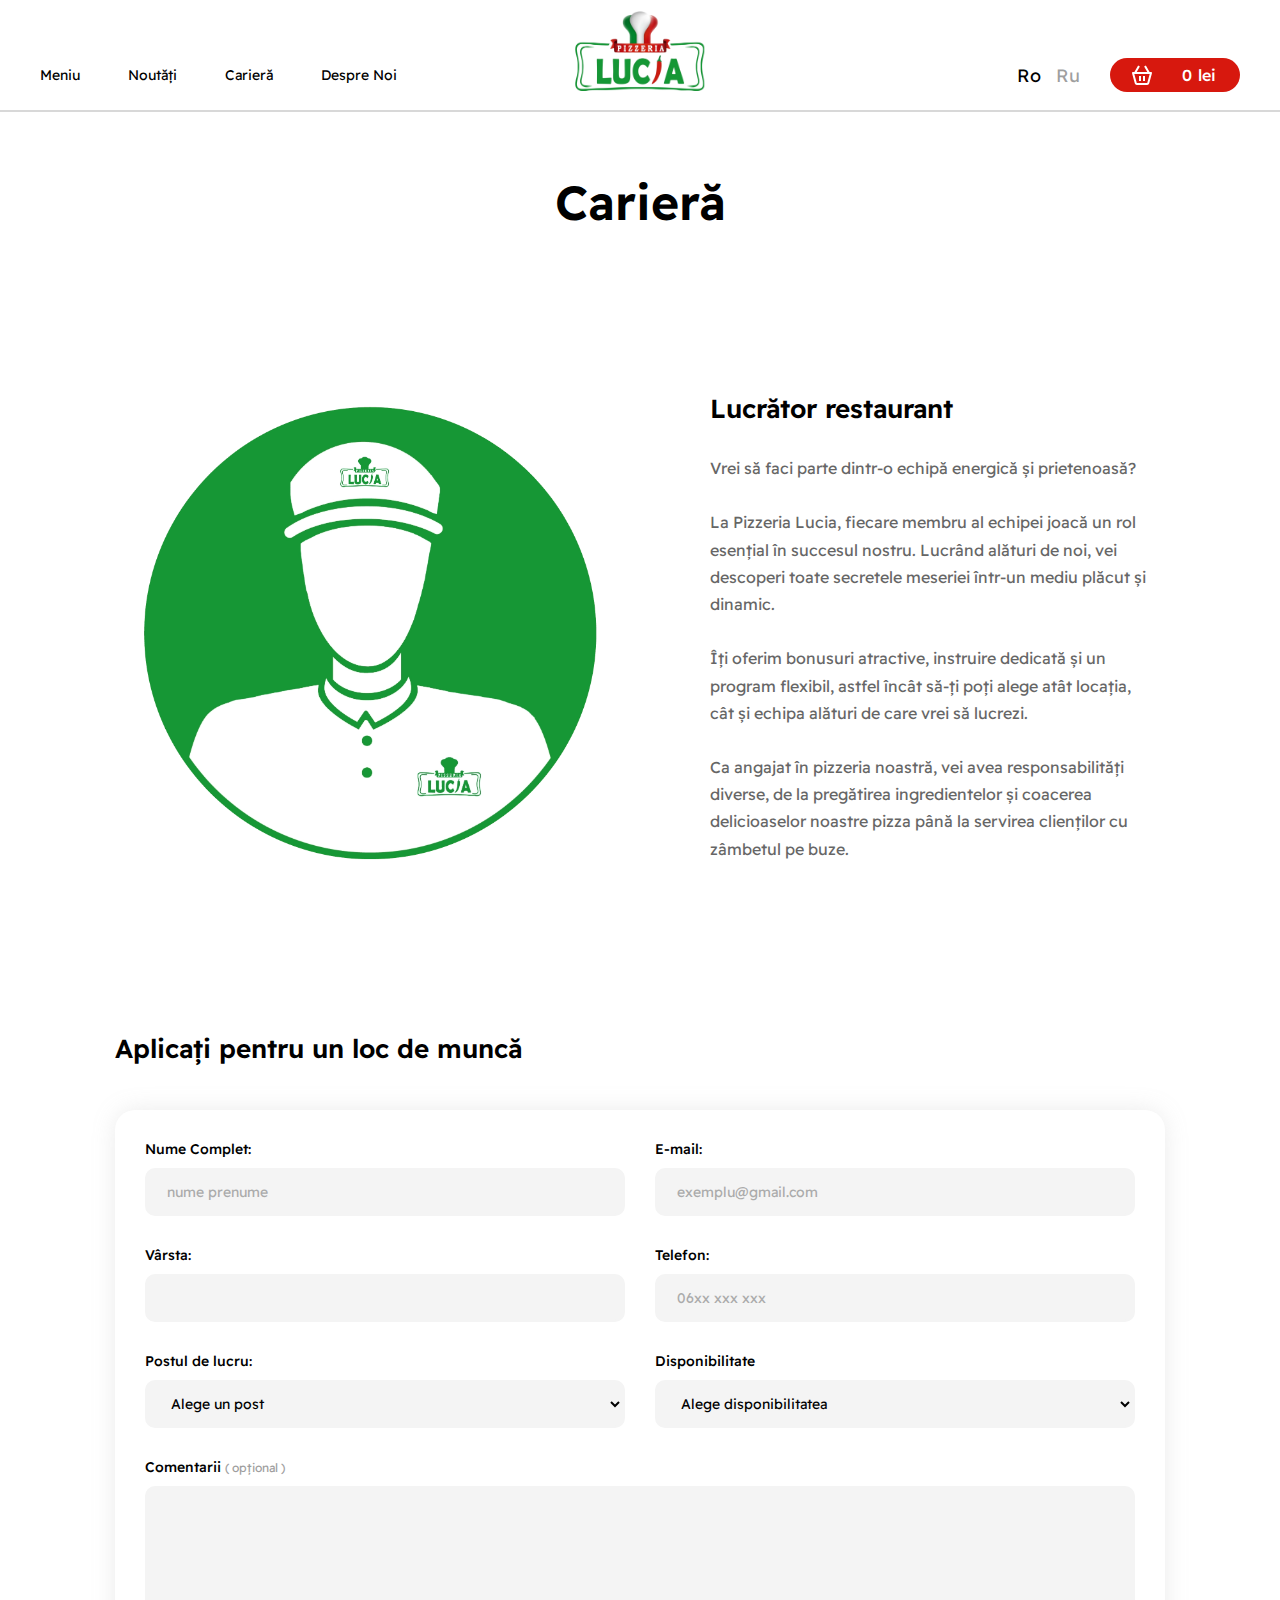
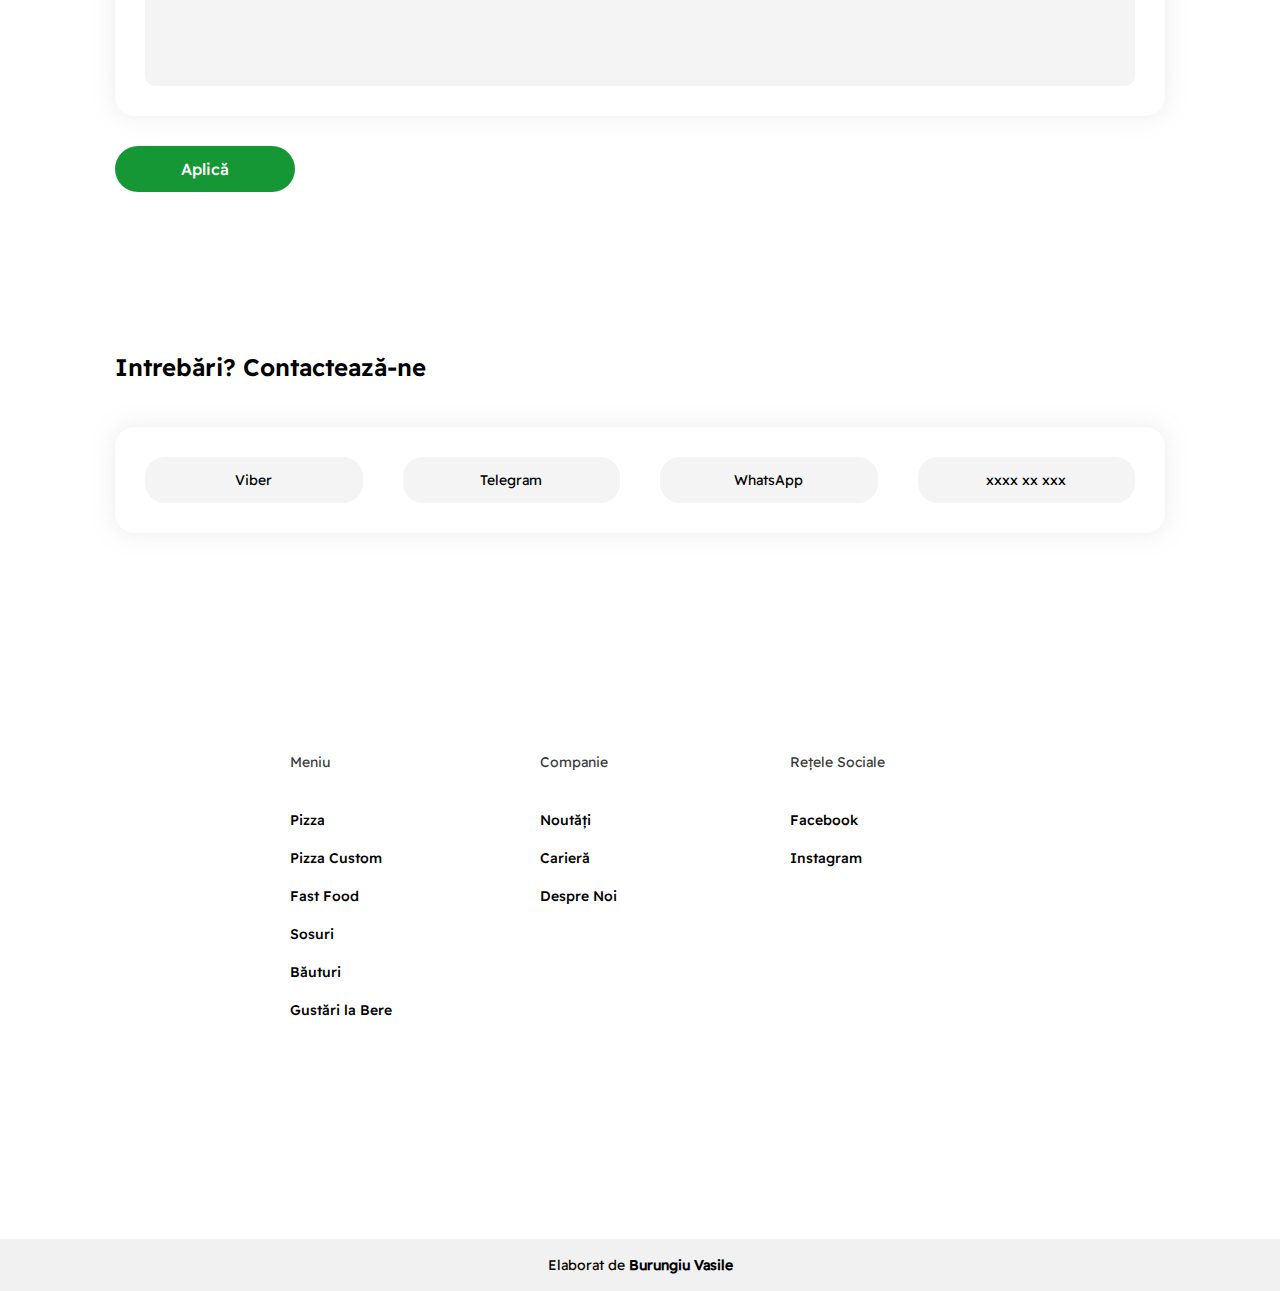
<file: cariera.html>
<!DOCTYPE html>
<html lang="ro">
<head>
    <meta name="author" content="Pizzeria Lucia">
    <meta name="name" content="Pizzeria Lucia - Pizza și Fast Food în Ungheni">
    <meta name="description" content="Cauți cea mai bună pizza din Ungheni? La Pizzeria Lucia găsești rețete autentice, burgeri, kebab și multe altele! Vizitează-ne!">
    <meta name="keywords" content="pizzerie Ungheni, pizza Ungheni, fast food Ungheni, shaorma Ungheni, burgeri Ungheni, kebab Ungheni, livrare pizza Ungheni">
    <meta property="og:title" content="Pizzeria Lucia - Pizza și Fast Food în Ungheni">
    <meta property="og:description" content="Savurează cele mai bune preparate din Ungheni - pizza, burgeri, kebab și multe altele!">
    <meta property="og:image" content="https://i.imgur.com/8hqSNsZ.jpeg">
    <meta property="og:url" content="URL_SITE">
    <meta property="og:type" content="website">
    <meta charset="UTF-8">
    <meta name="viewport" content="width=device-width, user-scalable=no ,initial-scale=1.0">
    <title>Pizzeria Lucia | Ungheni - Carieră</title>
    <link rel="stylesheet" href="cariera.css">
    <link rel="icon" href="images/resources/favicon.webp">
</head>
<body>
<nav class="cos-desktop-navigation">
        <div class="dektop-row">
            <div class="desktop-menus">
                <a href="index.html">Meniu</a>
                <a href="#noutăți">Noutăți</a>
                <a href="cariera.html">Carieră</a>
                <a href="despreNoi.html">Despre Noi</a>
            </div>
            <div class="dektop-right-side-menu">
                <div class="desktop-languages">
                    <a href="index.html">Ro</a>
                    <a href="RUSSIAindex.html" class="language-off">Ru</a>
                </div>
                <a href="cos.html">
                    <div class="dektop-basket-button">
                        <svg xmlns="http://www.w3.org/2000/svg" width="24" height="24" viewBox="0 0 24 24"><path fill="currentColor" d="M21 9h-1.42l-3.712-6.496l-1.736.992L17.277 9H6.723l3.146-5.504l-1.737-.992L4.42 9H3a1 1 0 0 0-.965 1.263l2.799 10.264A2.005 2.005 0 0 0 6.764 22h10.473c.898 0 1.692-.605 1.93-1.475l2.799-10.263A.998.998 0 0 0 21 9m-3.764 11v1zH6.764L4.31 11h15.38z"/><path fill="currentColor" d="M9 13h2v5H9zm4 0h2v5h-2z"/></svg>
                        <div class="basket-total">
                            <p class="basket-number">0</p>
                            <p class="lei">lei</p>
                        </div>
                    </div>
                </a>
            </div>
        </div>
        <a href="index.html"><img class="dekstop-logo" src="images/resources/Lucia.png" alt="Pizzeria Lucia logo"></a>
</nav>

<nav class="cos-mobile-nagivation">
    <div class="popup-dark-bg"></div>
    <div class="mobile-nav-top">
        <a href="index.html"><img class="mobile-logo" src="images/resources/Lucia.png" alt="Pizzeria Lucia logo"></a>
        <svg class="showMenu" xmlns="http://www.w3.org/2000/svg" width="28" height="28" viewBox="0 0 24 24"><path fill="currentColor" fill-rule="evenodd" d="M3.5 5a1 1 0 0 0 0 2h17a1 1 0 1 0 0-2zm-1 7a1 1 0 0 1 1-1h17a1 1 0 1 1 0 2h-17a1 1 0 0 1-1-1m0 6.001a1 1 0 0 1 1-1h17a1 1 0 1 1 0 2h-17a1 1 0 0 1-1-1" clip-rule="evenodd"/></svg>
    </div>
    <div class="menu-popup">
        <svg class="closeMenu" xmlns="http://www.w3.org/2000/svg" width="28" height="28" viewBox="0 0 24 24"><path fill="currentColor" d="m12 13.4l-4.9 4.9q-.275.275-.7.275t-.7-.275t-.275-.7t.275-.7l4.9-4.9l-4.9-4.9q-.275-.275-.275-.7t.275-.7t.7-.275t.7.275l4.9 4.9l4.9-4.9q.275-.275.7-.275t.7.275t.275.7t-.275.7L13.4 12l4.9 4.9q.275.275.275.7t-.275.7t-.7.275t-.7-.275z"/></svg>
        <div class="mobile-menu-links">
            <a href="index.html">Meniu</a>
            <a href="#noutăți">Noutăți</a>
            <a href="cariera.html">Carieră</a>
            <a href="despreNoi.html">Despre Noi</a>
            <div class="language-container">
                <a href="index.html">Ro</a>
                <a href="RUSSIAindex.html" class="language-off">Ru</a>
            </div>
        </div>
    </div>
</nav>

<div class="cariera-container-title">
    <h1>Carieră</h1>
</div>

<div class="cariera-header-container">
    <img class="cariera-page-image" src="images/cariera/crewVerde.webp" alt="ilustrație angajat">
    <div class="cariera-text">
        <h2>Lucrător restaurant</h2>
        <p>Vrei să faci parte dintr-o echipă energică și prietenoasă?
            <br><br>
            La Pizzeria Lucia, fiecare membru al echipei joacă un rol esențial în succesul nostru. Lucrând alături de noi, vei descoperi toate secretele meseriei într-un mediu plăcut și dinamic.
            <br><br>
            Îți oferim bonusuri atractive, instruire dedicată și un program flexibil, astfel încât să-ți poți alege atât locația, cât și echipa alături de care vrei să lucrezi.
            <br><br>
            Ca angajat în pizzeria noastră, vei avea responsabilități diverse, de la pregătirea ingredientelor și coacerea delicioaselor noastre pizza până la servirea clienților cu zâmbetul pe buze.</p>
    </div>
</div>

<div class="cariera-form-container">
    <h3 class="form-title">Aplicați pentru un loc de muncă</h3>
        <form action="https://formspree.io/f/xzzegpyn" method="post">
            <div class="form-inner-guts">
                <div class="top-form">
                    <div class="left-column-form">
                         <div class="form-group">
                             <label for="numeComplet">Nume Complet:</label>
                             <input type="text" id="numeComplet" name="Nume Complet:" placeholder="nume prenume" autocomplete="username" required>
                         </div>
                         <div class="form-group">
                             <label for="vârsta">Vârsta:</label>
                             <input type="number" id="vârsta" name="Vârsta:" min="16" max="99" required>
                         </div>
                         <div class="form-group">
                             <label for="postLucru">Postul de lucru:</label>
                             <select name="Post de Lucru" id="postLucru" required>
                                 <option value="" disabled selected>Alege un post</option>
                                 <option value="chelner">Chelner</option>
                                 <option value="bucătar">Bucătar</option>
                             </select>
                         </div>
                    </div>
                    <div class="right-column-form">
                         <div class="form-group">
                             <label for="email">E-mail:</label>
                             <input type="email" id="email" name="Email:" placeholder="exemplu@gmail.com" autocomplete="email" required>
                         </div>
                         <div class="form-group">
                             <label for="telefon">Telefon:</label>
                             <input type="tel" id="telefon" name="Telefon:" inputmode="numeric" autocomplete="tel" minlength="9" maxlength="9" placeholder="06xx xxx xxx" pattern="[0-9]+" required>
                         </div>
                         <div class="form-group">
                             <label for="disponibilitate">Disponibilitate</label>
                             <select name="Disponibilitate:" id="disponibilitate" required>
                                 <option value="" disabled selected>Alege disponibilitatea</option>
                                 <option value="normă-parțială">Normă parțială</option>
                                 <option value="normă-întreagă">Normă întreagă</option>
                             </select>
                         </div>
                    </div>
                 </div>
                 <div class="bottom-form">
                     <div class="form-group">
                         <label for="comentarii">Comentarii <span>( opțional )</span></label>
                         <textarea name="Comentarii:" id="comentarii"></textarea>
                     </div>
                 </div>
            </div>
            <button class="submitButton" type="submit">Aplică</button>
        </form>
</div>

<div class="Intrebari-container">
    <h2>Intrebări? Contactează-ne</h2>
    <div class="intrebari-links">
        <a href="" target="_blank">Viber</a>
        <a href="https://t.me/burungiuvasile" target="_blank">Telegram</a>
        <a href="" target="_blank">WhatsApp</a>
        <p>xxxx xx xxx</p>
    </div>
</div>


    <div class="outer-bottom">
        <div class="bottom-menus">
            <div class="buttom-menu-group">
                <p class="bottom-menu-title">Meniu</p>
                <div class="bottom-links">
                    <a href="index.html#pizza">Pizza</a>
                    <a href="index.html#pizzaCustom">Pizza Custom</a>
                    <a href="index.html#fastFood">Fast Food</a>
                    <a href="index.html#sosuri">Sosuri</a>
                    <a href="index.html#băuturi">Băuturi</a>
                    <a href="index.html#gusturiLaBere">Gustări la Bere</a>
                </div>
            </div>
            <div class="buttom-menu-group">
                <p class="bottom-menu-title">Companie</p>
                <div class="bottom-links">
                    <a href="#noutăți">Noutăți</a>
                    <a href="cariera.html">Carieră</a>
                    <a href="despreNoi.html">Despre Noi</a>
                </div>
            </div>
            <div class="buttom-menu-group">
                <p class="bottom-menu-title">Rețele Sociale</p>
                <div class="bottom-links">
                    <a href="https://www.facebook.com/PizzaLucia/?locale=ro_RO">Facebook</a>
                    <a href="https://www.instagram.com/pizzeria_lucia22/">Instagram</a>
                </div>
            </div>
        </div>
    </div>

    <footer class="cosFooter">
        <p>Elaborat de <strong>Burungiu Vasile</strong></p>
    </footer>

    <script src="script.js"></script>
</body>
</file>
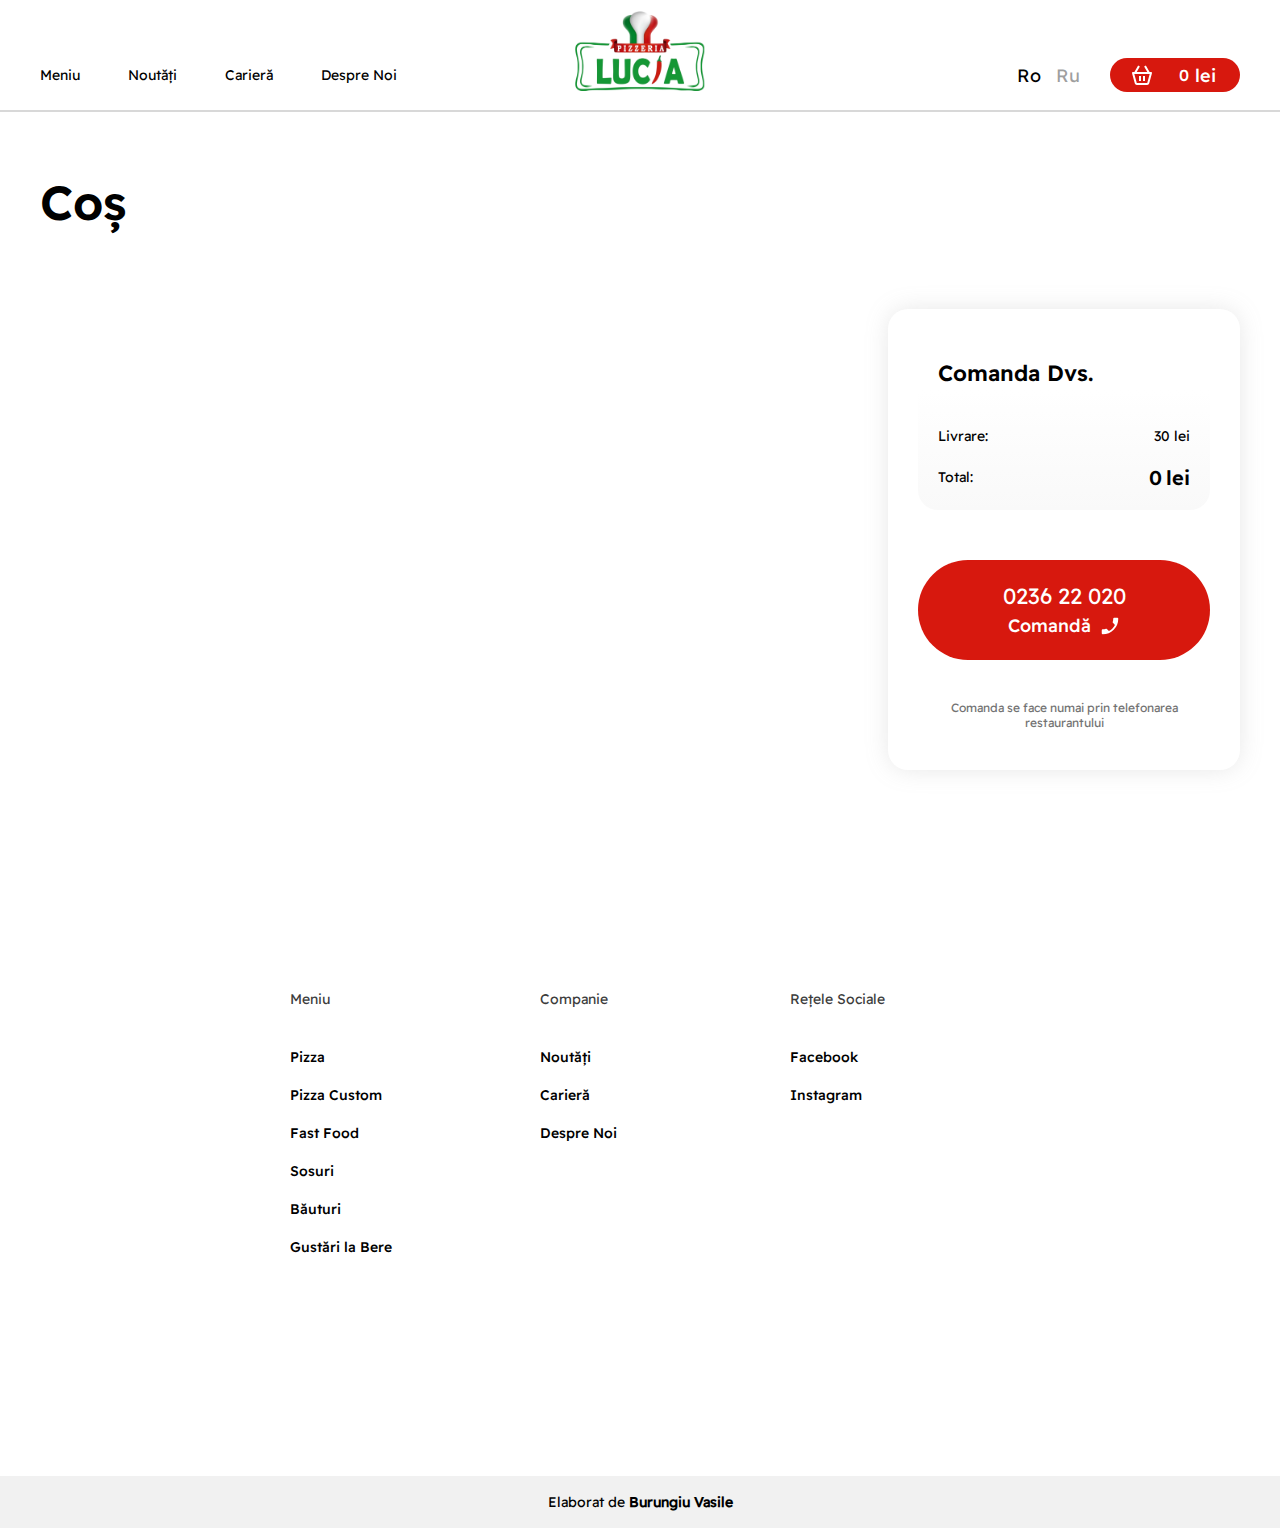
<file: cos.html>
<!DOCTYPE html>
<html lang="ro">
<head>
    <meta name="author" content="Pizzeria Lucia">
    <meta name="name" content="Pizzeria Lucia - Pizza și Fast Food în Ungheni">
    <meta name="description" content="Cauți cea mai bună pizza din Ungheni? La Pizzeria Lucia găsești rețete autentice, burgeri, kebab și multe altele! Vizitează-ne!">
    <meta name="keywords" content="pizzerie Ungheni, pizza Ungheni, fast food Ungheni, shaorma Ungheni, burgeri Ungheni, kebab Ungheni, livrare pizza Ungheni">
    <meta property="og:title" content="Pizzeria Lucia - Pizza și Fast Food în Ungheni">
    <meta property="og:description" content="Savurează cele mai bune preparate din Ungheni - pizza, burgeri, kebab și multe altele!">
    <meta property="og:image" content="https://i.imgur.com/8hqSNsZ.jpeg">
    <meta property="og:url" content="URL_SITE">
    <meta property="og:type" content="website">
    <meta charset="UTF-8">
    <meta name="viewport" content="width=device-width, user-scalable=no ,initial-scale=1.0">
    <title>Pizzeria Lucia | Ungheni - Coș</title>
    <link rel="stylesheet" href="cos.css">
    <link rel="icon" href="images/resources/favicon.webp">
</head>
<body>
    <nav class="cos-desktop-navigation">
        <div class="dektop-row">
            <div class="desktop-menus">
                <a href="index.html">Meniu</a>
                <a href="#noutăți">Noutăți</a>
                <a href="cariera.html">Carieră</a>
                <a href="despreNoi.html">Despre Noi</a>
            </div>
            <div class="dektop-right-side-menu">
                <div class="desktop-languages">
                    <a href="index.html">Ro</a>
                    <a href="RUSSIAindex.html" class="language-off">Ru</a>
                </div>
                <a href="cos.html">
                    <div class="dektop-basket-button">
                        <svg xmlns="http://www.w3.org/2000/svg" width="24" height="24" viewBox="0 0 24 24"><path fill="currentColor" d="M21 9h-1.42l-3.712-6.496l-1.736.992L17.277 9H6.723l3.146-5.504l-1.737-.992L4.42 9H3a1 1 0 0 0-.965 1.263l2.799 10.264A2.005 2.005 0 0 0 6.764 22h10.473c.898 0 1.692-.605 1.93-1.475l2.799-10.263A.998.998 0 0 0 21 9m-3.764 11v1zH6.764L4.31 11h15.38z"/><path fill="currentColor" d="M9 13h2v5H9zm4 0h2v5h-2z"/></svg>
                        <div class="basket-total">
                            <p class="basket-number">0</p>
                            <p class="lei">lei</p>
                        </div>
                    </div>
                </a>
            </div>
        </div>
        <a href="index.html"><img class="dekstop-logo" src="images/resources/Lucia.png" alt="Pizzeria Lucia logo"></a>
</nav>

<nav class="cos-mobile-nagivation">
    <div class="popup-dark-bg"></div>
    <div class="mobile-nav-top">
        <a href="index.html"><img class="mobile-logo" src="images/resources/Lucia.png" alt="Pizzeria Lucia logo"></a>
        <svg class="showMenu" xmlns="http://www.w3.org/2000/svg" width="28" height="28" viewBox="0 0 24 24"><path fill="currentColor" fill-rule="evenodd" d="M3.5 5a1 1 0 0 0 0 2h17a1 1 0 1 0 0-2zm-1 7a1 1 0 0 1 1-1h17a1 1 0 1 1 0 2h-17a1 1 0 0 1-1-1m0 6.001a1 1 0 0 1 1-1h17a1 1 0 1 1 0 2h-17a1 1 0 0 1-1-1" clip-rule="evenodd"/></svg>
    </div>
    <div class="menu-popup">
        <svg class="closeMenu" xmlns="http://www.w3.org/2000/svg" width="28" height="28" viewBox="0 0 24 24"><path fill="currentColor" d="m12 13.4l-4.9 4.9q-.275.275-.7.275t-.7-.275t-.275-.7t.275-.7l4.9-4.9l-4.9-4.9q-.275-.275-.275-.7t.275-.7t.7-.275t.7.275l4.9 4.9l4.9-4.9q.275-.275.7-.275t.7.275t.275.7t-.275.7L13.4 12l4.9 4.9q.275.275.275.7t-.275.7t-.7.275t-.7-.275z"/></svg>
        <div class="mobile-menu-links">
            <a href="index.html">Meniu</a>
            <a href="#noutăți">Noutăți</a>
            <a href="cariera.html">Carieră</a>
            <a href="despreNoi.html">Despre Noi</a>
            <div class="language-container">
                <a href="index.html">Ro</a>
                <a href="RUSSIAindex.html" class="language-off">Ru</a>
            </div>
        </div>
    </div>
</nav>


<div class="cos-container-title">
    <h1>Coș</h1>
</div>


<!--COS MAIN CONTENT-->
<div class="cos-content-container">
    <div class="cos-content-left-side">
    </div>

     
    <div class="cos-content-right-side">
        <div class="comanda-container">
            <div class="comanda-top-row">
                <h2>Comanda Dvs.</h2>
                <div class="comanda-preturi-container">
                    <div class="livrare-container">
                        <p>Livrare:</p>
                        <p>30 lei</p>
                    </div>
                    <div class="total-container">
                        <p>Total:</p>
                        <div class="comanda-total">
                            <p class="total-de-lei-comanda">0</p>
                            <p>lei</p>
                        </div>
                    </div>
                </div>
            </div>
            <div class="comanda-bottom-row">
                <div class="comanda-button">
                    <h2 class="comanda-tel">0236 22 020</h2>
                    <div class="comanda-btn-bottom">
                        <p>Comandă</p>
                        <svg xmlns="http://www.w3.org/2000/svg" width="22" height="22" viewBox="0 0 24 24"><path fill="currentColor" d="M6.62 10.79c1.44 2.83 3.76 5.15 6.59 6.59l2.2-2.2c.28-.28.67-.36 1.02-.25c1.12.37 2.32.57 3.57.57a1 1 0 0 1 1 1V20a1 1 0 0 1-1 1A17 17 0 0 1 3 4a1 1 0 0 1 1-1h3.5a1 1 0 0 1 1 1c0 1.25.2 2.45.57 3.57c.11.35.03.74-.25 1.02z"/></svg>
                    </div>
                </div>
                <p class="comanda-description">Comanda se face numai prin telefonarea restaurantului</p>
            </div>
        </div>
    </div>
</div>
<!--COS MAIN CONTENT-->


    <div class="outer-bottom">
        <div class="bottom-menus">
            <div class="buttom-menu-group">
                <p class="bottom-menu-title">Meniu</p>
                <div class="bottom-links">
                    <a href="index.html#pizza">Pizza</a>
                    <a href="index.html#pizzaCustom">Pizza Custom</a>
                    <a href="index.html#fastFood">Fast Food</a>
                    <a href="index.html#sosuri">Sosuri</a>
                    <a href="index.html#băuturi">Băuturi</a>
                    <a href="index.html#gusturiLaBere">Gustări la Bere</a>
                </div>
            </div>
            <div class="buttom-menu-group">
                <p class="bottom-menu-title">Companie</p>
                <div class="bottom-links">
                    <a href="#noutăți">Noutăți</a>
                    <a href="cariera.html">Carieră</a>
                    <a href="despreNoi.html">Despre Noi</a>
                </div>
            </div>
            <div class="buttom-menu-group">
                <p class="bottom-menu-title">Rețele Sociale</p>
                <div class="bottom-links">
                    <a href="https://www.facebook.com/PizzaLucia/?locale=ro_RO">Facebook</a>
                    <a href="https://www.instagram.com/pizzeria_lucia22/">Instagram</a>
                </div>
            </div>
        </div>
    </div>

    <footer class="cosFooter">
        <p>Elaborat de <strong>Burungiu Vasile</strong></p>
    </footer>

    <script src="script.js"></script>
    <script src="cos.js"></script>
</body>
</html>
</file>
<file: style.css>
@font-face {
    font-family: regular;
    src: url(fonts/ReadexPro-Regular.ttf);
}
@font-face {
    font-family: medium;
    src: url(fonts/ReadexPro-Medium.ttf);
}
@font-face {
    font-family: semiBold;
    src: url(fonts//ReadexPro-SemiBold.ttf);
}
@font-face {
    font-family: light;
    src: url(fonts//ReadexPro-Light.ttf);
}
a{
    text-decoration: none;
    color: initial;
}
*{
    margin: 0;
    padding: 0;
    box-sizing: border-box;
}
*::selection{
    background-color: #111111;
    color: white;
}
html{
    scroll-behavior: smooth;
}
.stop-scroll{
    overflow: hidden;
}
.hiddenIncredients{
    display: none;
}
.HIDE_NAV{
    animation-name: hidenav;
    animation-duration: 0.5s;
    animation-iteration-count: 1;
    animation-fill-mode: forwards;
}
.SHOW_NAV{
    animation-name: shownav;
    animation-duration: 0.5s;
    animation-iteration-count: 1;
    animation-fill-mode: forwards;
}
@keyframes hidenav{
    0%{opacity: 100%;}
    100%{opacity: 0%;}
}
@keyframes shownav{
    0%{opacity: 0%;}
    100%{opacity: 100%;}
}

.HIDE_HEADER{
    animation-name: hideheader;
    animation-duration: 0.5s;
    animation-iteration-count: 1;
    animation-fill-mode: forwards;
}
.SHOW_HEADER{
    animation-name: shownav;
    animation-duration: 0.5s;
    animation-iteration-count: 1;
    animation-fill-mode: forwards;
}
@keyframes hideheader{
    0%{opacity: 100%;}
    100%{opacity: 0%;}
}
@keyframes showheader{
    0%{opacity: 0%;}
    100%{opacity: 100%;}
}



body{
    display: flex;
    flex-direction: column;
    justify-content: center;
    overflow-y: auto;
    overflow-x: hidden;
}
.page-navigation-mobile{
    position: absolute;
    top: 0;
    display: flex;
    width: 100%;
    background-color: transparent;
    z-index: 2;
}
.mobile-nav-top{
    display: flex;
    flex-direction: row;
    align-items: center;
    justify-content: space-between;
    width: 100%;
    padding: 20px 25px;
}
.mobile-nav-top svg{
    color: white;
    cursor: pointer;
}
.mobile-logo{
    width: 65px;
    cursor: pointer;
}



.menu-popup{
    display: none;
    flex-direction: column;
    background-color: white;
    position:absolute;
    top: 0;
    right: 0;
    height: 100vh;
    width: 180px;
    padding: 20px 20px 20px 50px;
    transform: translateX(180px);
    z-index: 999;
}
.popup-dark-bg{
    display: none;
    position: absolute;
    top: 0;
    left: 0;
    width: 100vw;
    height: 100vh;
    background-color: #707070b3;
    backdrop-filter: blur(2px);
    opacity: 0;
    z-index: 899;
}

@keyframes hideBackground{
    0%{opacity: 100%;}
    100%{opacity: 0%; display:none;}
}
@keyframes showBackground{
    0%{opacity: 0%;}
    100%{opacity: 100%;}
}
.show{
    animation-name: showBackground;
    animation-duration: 0.5s;
    animation-iteration-count: 1;
    animation-fill-mode: forwards;
}
.hide{
    animation-name: hideBackground;
    animation-duration: 0.5s;
    animation-iteration-count: 1;
    animation-fill-mode: forwards;
}

@keyframes hideMenu{
    0%{transform: translateX(0px);}
    100%{display: none; transform: translateX(180px);}
}
@keyframes showMenu{
    0%{transform: translateX(180px);}
    100%{transform: translateX(0px);}
}

.showMenu{
    animation-name: showMenu;
    animation-duration: 0.5s;
    animation-iteration-count: 1;
    animation-fill-mode: forwards;
}
.hideMenu{
    animation-name: hideMenu;
    animation-duration: 0.5s;
    animation-iteration-count: 1;
    animation-fill-mode: forwards;
}



.menu-popup svg{
    align-self: flex-end;
    cursor: pointer;
    z-index: 3;
}
.mobile-menu-links{
    display: flex;
    flex-direction: column;
    gap: 40px;
    font-size: 14px;
    font-family: regular;
    margin-top: 140px;
}
.mobile-menu-links a, .language-container a{
    transition: 0.1s all;
}
.mobile-menu-links a:hover, .language-container a:hover{
    color: #e91b10;
}
.language-container{
    display: flex;
    flex-wrap: row;
    align-items: center;
    gap: 15px;
    font-size: 18px;
}
.languge-off{
    color: #9f9f9f;
}


header{
    width: 100%;
    position: relative;
    top: 0;
    left: 0;
    z-index: 1;
}
.div-options-container{
    width: 100%;
    position: relative;
    background-color: black;
}
.header-option{
    display: flex;
    flex-direction: column;
}
.header-image{
    width: 100%;
    height: 100%;
    object-fit: cover;
    filter: brightness(30%);/*saturate(140%) contrast(95%);*/
}
.hide-option{
    display: none;
}
.header-text-container{
    position: absolute;
    display: flex;
    flex-direction: column;
    align-items: center;
    justify-content: center;
    color: white;
    width: 100%;
    height: 100%;
    gap: clamp(4px,1.25vw,20px);
    text-align: center;
    padding: 0px 40px;
}
.option-small-text{
    font-family: regular;
    font-size: clamp(10px,3vw,28px);
}
.option-big-text{
    font-family: semiBold;
    font-size: clamp(24px,5vw,105px);
}
.dots-container{
    display: flex;
    flex-direction: row;
    width: 100%;
    z-index: 2;
    justify-content: center;
    margin-bottom: 15px;
    align-items: center;
    gap: 24px;
    position: absolute;
    bottom: 0;
}
.dot{
    cursor: pointer;
    height: 9px;
    width: 9px;
    border-radius: 50%;
    background-color: hsla(0, 0%, 88%, 0.5);
    transition: all 0.2s;
}
.dot:hover{
    background-color:#D7180E;
    transform: scale(1.2);
}
.bigDot{
    cursor:initial;
    height: 12px;
    width: 12px;
    background-color: white;
}
.bigDot:hover{
    transform: scale(1);
    background-color: white;
}

.menu-navigation::-webkit-scrollbar{
    display: none;
}
.menu-navigation{
    position: sticky;
    background-color: white;
    display: flex;
    flex-direction: row;
    overflow-x:scroll;
    height: 64px;
    top: env(safe-area-inset-top, 0);
    border-bottom: 2px solid #D8D8D8;
    z-index: 1;
}
.page-navigation-desktop{
    display: none;
}
.inner-menu{
    display: flex;
    flex-direction: row;
    align-items: center;
    height: 100%;
    padding: 0px 0px 0px 30px;
    min-width: 700px;
    gap: 50px;
}
.inner-menu div{
    height: 100%;
    display: flex;
    flex-direction: row;
    align-items: center;
}
.menu-link{
    text-align: center;
    width: fit-content;
    font-family: regular;
    font-size:14px;
    transition:  all 0.1s;
}
.menu-link:hover{
    color: #D7180E;
}
.link-over{
    border-bottom: 2px solid #CA1C11;
}

.foodsAndTitle-container{
    display: flex;
    flex-direction: column;
    padding: clamp(80px, 8vw ,160px) 20px 0px 20px;
    /*border: 2px solid blue;*/
    gap: 30px;
    width: 100%;
}
.foods-title{
    font-size: clamp(40px,8vw,48px);
    font-family: semiBold;
}
.foods-grid-container{
    display: grid;
    width: 100%;
    /*border: 2px solid red;*/
    grid-template-columns: repeat(auto-fit,minmax(330px, 1fr));
    gap: 20px;
}
.food-card{
    display: flex;
    flex-direction: row;
    align-items: center;
    justify-content: space-between;
    padding: 30px 26px 30px 0px;
    height: 300px;
    /*border: 2px solid orange;*/
    border-radius: 20px;
    box-shadow: 0px 0px 24px -2px hsla(0, 0%, 58%, 0.25);
}
.food-card:hover{
    box-shadow: 0px 0px 34px -2px hsla(0, 0%, 58%, 0.5);
}
.food-image{
    width: 114px;
    height: auto;
}
.bottle-image{
    height: auto;
    width: 70px;
    margin-left: 30px;
}
.snack-image{
    height: auto;
    width: 90px;
    margin-left: 25px;
}
/*INDIVIDUAL BOTTLES*/
.cappy{
    width: 58px;
    margin-left: 38px;
}
.timbark{
    width: 50px;
    margin-left: 38px;
}
.naturalis{
    width: 58px;
    margin-left: 38px;
}
.soda{
    width: 55px;
    margin-left: 38px;
}
.radler, .blonda{
    width: 50px;
    margin-left: 38px;
}
.fuz-tea{
    width: 50px;
    margin-left: 38px;
}
.Zhigulevskoe{
    width: 48px;
    margin-left: 38px;
}
.calarasi{
    width: 58px;
    margin-left: 38px;
}
.zernoff, .mendeleev, .ungheni{
    margin-left: 34px;
    width: 68px;
}
.timisoreana{
    width: 50px;
    margin-left: 38px;
}
.nisporeni{
    width: 50px;
    margin-left: 38px;
}
.alb-rosu{
    width: 44px;
    margin-left: 38px;
}
.vin{
    width: 48px;
    margin-left: 38px;
}
/*INDIVIDUAL BOTTLES*/

.food-text-container{
    display: flex;
    flex-direction: column;
    justify-content: space-between;
    height: 100%;
}
.nameAndWeight{
    display: flex;
    flex-direction: column;
    gap:2px;
}
.food-name{
    font-family: regular;
    font-size: 16px;
    width: 130px;
    font-weight: 500;
}
.food-weight{
    font-family: regular;
    font-size: 14px;
    color: #727272;
}
.food-options{
    display: flex;
    flex-direction: column;
    gap: 8px;
}
.individual-option{
    display: flex;
    flex-direction: row;
    align-items: center;
    gap: 8px;
}
.option{
    font-family: regular;
    font-size: 14px;
    color: #727272;
}
.food-price{
    font-family: semiBold;
    font-size: 16px;
}
.addButton{
    background-color: white;
    color:#008A00;
    border: 2px solid #008A00;
    font-family: medium;
    font-size: 16px;
    width: 169px;
    height: 36px;
    border-radius: 10px;
    transition: all 0.1s;
    cursor: pointer;
}
.addButton:hover{
    color: white;
    background-color: #008A00;
    border-radius: 20px;
}

.customPizza-padder{
    display: flex;
    align-items: center;
    justify-content: center;
    width: 100%;
    padding: clamp(80px, 8vw ,160px) 20px 0px 20px;
}
.cariera-padder{
    display: flex;
    align-items: center;
    justify-content: center;
    width: 100%;
    padding: clamp(80px, 8vw ,160px) 20px 0px 20px;
}
.customPizza-container{
    display: flex;
    width: 100%;
    flex-direction: column;
    align-items: center;
    background:linear-gradient(-45deg,#d92a21 0%,#D7180E 50%,#ca281f 100%);
    border-radius: 20px;
    padding: 40px 0px;
    gap: 60px;
    box-shadow: 0px 0px 20px 0px rgb(199, 199, 199);
    transition: all 0.1s;
}
.customPizza-container:hover{
    box-shadow: 0px 0px 35px 0px rgb(148, 148, 148);
}
.cariera-container{
    display: flex;
    width: 100%;
    flex-direction: column;
    align-items: center;
    background:linear-gradient(-45deg,#15aa3b 0%,#159735 50%,#0f7e2b 100%);
    border-radius: 20px;
    padding: 40px 0px;
    gap: 60px;
    box-shadow: 0px 0px 20px 0px rgb(199, 199, 199);
    transition: all 0.1s;
}
.cariera-container:hover{
    box-shadow: 0px 0px 35px 0px rgb(148, 148, 148);
}
.customPizza-text{
    display: flex;
    flex-direction: column;
    align-items: center;
    text-align: center;;
    gap:30px;
    max-width: 306px;
}
.cariera-text{
    display: flex;
    flex-direction: column;
    align-items: center;
    text-align: center;;
    gap:30px;
    max-width: 306px;
}
.customPizza-title{
    font-size: clamp(30px,5vw,46px);
    font-family:semiBold;
    color:White;
}
.cariera-title{
    font-size: clamp(30px,5vw,46px);
    font-family:semiBold;
    color:White;
}
.customPizza-desc{
    line-height: 170%;
    font-size: 12px;
    color: white;
    font-family: regular;
    font-weight: 400;
}
.cariera-desc{
    line-height: 170%;
    font-size: 12px;
    color: white;
    font-family: regular;
    font-weight: 400;
}
.customPizza-desc span{
    font-size: 14px;
    font-family: semiBold;
    color: white;
}
.cariera-desc span{
    font-size: 14px;
    font-family: semiBold;
    color: white;
}
.customPizza-btn{
    display: flex;
    flex-direction: row;
    align-items: center;
    justify-content: center;
    gap: 8px;
    background-color: white;
    color: #D7180E;
    width: 230px;
    height: 45px;
    border-radius: 50px;
    cursor: pointer;
    transition: all 0.1s;
}
.customPizza-btn:hover{
    transform: scale(1.03);
}
.customPizza-btn p{
    font-size: 14px;
    font-family: medium;
}
.customPizza-mobile{
    width: 100%;
}
.customPizza-medium{
    display: none;
}
.customPizza-desktop{
    display: none;
}
.cariera-btn{
    display: flex;
    flex-direction: row;
    align-items: center;
    justify-content: center;
    gap: 8px;
    background-color: white;
    color: #008A00;
    width: 230px;
    height: 45px;
    border-radius: 50px;
    cursor: pointer;
    transition: all 0.1s;
}
.cariera-btn:hover{
    transform: scale(1.03);
}
.cariera-btn p{
    font-size: 14px;
    font-family: medium;
}
.cariera-image{
    width: 270px;
}


.outer-bottom{
    display: flex;
    align-items: center;
    justify-content: center;
    width: 100%;
    padding: 120px 50px 120px 50px;
}
.bottom-menus{
    display: grid;
    grid-template-columns: repeat(auto-fit , minmax(105px,1fr));
    grid-template-rows: auto;
    gap: 50px;
    max-width: 450px;
    width: 100%;
}
.buttom-menu-group{
    display: flex;
    flex-direction: column;
    gap: 20px;
}
.bottom-menu-title{
    font-size: 14px;
    color: #3C3C3C;
    font-family: regular;
}
.bottom-links{
    display: flex;
    flex-direction: column;
    flex-wrap: nowrap;
    gap: 10px;
}
.bottom-links a{
    color: black;
    font-family: medium;
    font-size: 14px;
    transition: all 0.1s;
}
.bottom-links a:hover{
    color: #D7180E;
}
footer{
    width: 100%;
    background-color: #F1F1F1;
    display: flex;
    align-items: center;
    justify-content: center;
    font-family: regular;
    font-size: 14px;
    height: 52px;
    margin-bottom: 72px;
}

.mobile-basket{
    width: 100%;
    height: 72px;
    display: flex;
    align-items: center;
    justify-content: center;
    border-top: 2px solid #F0F0F0;
    background-color: rgba(255, 255, 255, 0.7);
    backdrop-filter: blur(2px);
    position: fixed;
    bottom: 0;
    z-index: 999;
}
.mobile-basket-button{
    display: flex;
    flex-direction: row;
    align-items: center;
    justify-content: space-between;
    padding: 0px 128px;
    background-color: #D7180E;
    color: white;
    width:340px;
    border-radius: 100px;
    height: 55px;
    transition: all 0.1s;
    cursor: pointer;
}
.mobile-basket-button:hover{
    background-color: #e91b10;
}
.basket-mobile-text{
    font-family: medium;
    font-size: 16px;
    display: flex;
    flex-direction: row;
    gap: 4px;
}


.comanda-popup-container{
    z-index: 99999;
    position: fixed;
    width: 100%;
    top: 0;
    height: 100%;
    display: none;
    align-items: center;
    justify-content: center;
}
.dark-background{
    position: relative;
    width: 100%;
    height: 100%;
    background-color: #707070b3;
    backdrop-filter: blur(2px);
}
.comanda-popup{
    position: absolute;
    overflow: hidden;
    background-color: white;
    padding: 50px 30px 30px 30px;
    color: black;
    border-radius: 20px;
    width: 80%;
    display: flex;
    flex-direction: column;
    gap: 40px;
}
.comanda-top{
    display: flex;
    flex-direction: row;
    justify-content: space-between;
    width: 100%;
}
.comanda-top svg{
    cursor: pointer;
}
.comanda-information{
    display: flex;
    flex-direction: column;
    gap: 40px;
    padding-top: 0px;
}
.comanda-text{
    display: flex;
    flex-direction: column;
    gap: 8px;
}
.comanda-title{
    font-size: 24px;
    font-family: regular;
    font-weight: 500;
}
.comanda-description{
    display: flex;
    flex-direction: row;
    flex-wrap: nowrap;
    gap: 6px;
    width: min(200px);
}
.comanda-greutate, .line{
    font-family: regular;
    font-size: 14px;
    color: #727272;
}
.comanda-incrediente{
    font-size: 14px;
    font-family: regular;
    line-height: 170%;
    color:#727272;
}
.optiuni-container{
    display: flex;
    flex-direction: column;
    gap: 10px;
}
.optiune{
    display: flex;
    flex: row;
    gap: 7px;
}
.optiune input{
    appearance: none;
    cursor: pointer;
}
.optiune input:after{
        content: '';
        width: 8px;
        height: 8px;
        border-radius: 50%;
        margin-top: 4px;
        position: relative;
        background-color: #ffffff;
        display: inline-block;
        visibility: visible;
        border: 1px solid black;
}
.optiune input:checked::after{
    content: '';
    width: 8px;
    height: 8px;
    border-radius: 50%;
    margin-top: 4px;
    position: relative;
    background-color: #159735;
    display: inline-block;
    visibility: visible;
    border: 1px solid #159735;
}
.optiune label{
    font-size: 14px;
    color: #727272;
    font-family: regular;
    margin-left: 5px;
}
.pret, .comanda-lei{
    font-size: 16px;
    font-family: medium;
}
.comanda-bottom{
    display: flex;
    flex-direction: column;
    gap: 30px;
}
.priceAndQuantity-container{
    display: flex;
    flex-direction: row;
    width: 100%;
    justify-content: space-between;
    align-items: center;
}
.main-price-container{
    display: flex;
    flex-direction: row;
    align-items: center;
    gap: 10px;
    font-family: medium;
    font-size: 24px
}
.quantiy-Container{
    display: flex;
    flex-direction: row;
    align-items: center;
    justify-content: center;
    height: 40px;
    width: 130px;
    gap: 20px;
    border-radius: 50px;
    border: 1px solid #727272;
}.svg-class{
    display: flex;
    align-items: center;
    justify-content: center;
}
.growQuantity{
    margin-right: 20px;
}
.lowerQuantity{
    margin-left: 20px;
}
.quantiy-Container svg{
    cursor: pointer;
    color: #159735;
    width: 20px;
}
.CANTITATE_UNIVERSALA{
    font-size: 18px;
    font-family: medium;
    width: 50px;
    text-align: center;
}
.comanda-submit-button-inactive{
    height: 48px;
    width: 280px;
    border: none;
    background-color: #7c7c7c;
    width: 100%;
    border-radius: 50px;
    color: white;
    font-size: 16px;
    font-family: medium;
    cursor: no-drop;
}
.comanda-submit-button-active{
    height: 48px;
    width: 280px;
    border: none;
    background-color: #159735;
    width: 100%;
    border-radius: 50px;
    color: white;
    font-size: 16px;
    font-family: medium;
    transition: all 0.1s;
    cursor: pointer;
}
.comanda-submit-button-active:hover{
    background-color: #1bae40;
}

.HIDE_COMANDA{
    animation-name: hidecomanda;
    animation-duration: 0.5s;
    animation-iteration-count: 1;
    animation-fill-mode: forwards;
}
.SHOW_COMANDA{
    animation-name: showcomanda;
    animation-duration: 0.5s;
    animation-iteration-count: 1;
    animation-fill-mode: forwards;
}
@keyframes hidecomanda{
    0%{opacity: 100%;}
    100%{opacity: 0%; display: none;}
}
@keyframes showcomanda{
    0%{opacity: 0%;}
    100%{opacity: 100%;}
}




@media screen and (min-width:900px){
    .customPizza-container{
        display: flex;
        width: 100%;
        flex-direction: row;
        align-items: center;
        justify-content: space-between;
        border-radius: 20px;
        padding: 0px 40px 0px 0px;
        gap: 60px;
        height: 400px;
    }
    .cariera-container{
        display: flex;
        width: 100%;
        flex-direction: row;
        align-items: center;
        justify-content: space-between;
        border-radius: 20px;
        padding: 0px 40px 0px 0px;
        gap: 60px;
        height: 400px;
    }
    .customPizza-text{
        display: flex;
        flex-direction: column;
        align-items: start;
        text-align:start;
        padding: 0px 0px 0px 40px;
        gap:30px;
        max-width: 450px;
    }
    .cariera-text{
        display: flex;
        flex-direction: column;
        align-items: start;
        text-align:start;
        padding: 0px 0px 0px 40px;
        gap:30px;
        max-width: 450px;
    }
    .customPizza-title{
        font-size: clamp(30px,5vw,46px);

    }
    .customPizza-desc{
        font-size: clamp(12px,1.5vw,14px);
    }
    .customPizza-desc span{
        font-size: clamp(14px,1.5vw,16px);
    }
    .cariera-title{
        font-size: clamp(30px,5vw,46px);

    }
    .cariera-desc{
        font-size: clamp(12px,1.5vw,14px);
    }
    .cariera-desc span{
        font-size: clamp(14px,1.5vw,16px);
    }
    .customPizza-btn{
        gap: 8px;
        width: 230px;
        height: 45px;
        border-radius: 50px;
        cursor: pointer;
    }
    .cariera-btn{
        gap: 8px;
        width: 230px;
        height: 45px;
        border-radius: 50px;
        cursor: pointer;
    }
    .customPizza-btn p{
        font-size: 14px;
        font-family: medium;
    }
    .customPizza-mobile{
        display: none;
    }
    .customPizza-medium{
        height: 100%;
        display: inline;
    }
    .customPizza-desktop{
        display: none;
    }
    .cariera-image{
        width: 350px;
    }
}



@media screen and (min-width:1100px){
    .mobile-basket{
        display: none;
    }
    .outer-bottom{
        display: flex;
        align-items: center;
        justify-content: center;
        width: 100%;
        padding: 220px 50px 220px 50px;
    }
    .bottom-menus{
        display: grid;
        grid-template-columns: repeat(auto-fit , minmax(105px,1fr));
        grid-template-rows: auto;
        gap: 50px;
        max-width: 700px;
        width: 100%;
    }
    .buttom-menu-group{
        display: flex;
        flex-direction: column;
        gap: 40px;
    }
    .bottom-menu-title{
        font-size: 14px;
        color: #3C3C3C;
        font-family: regular;
    }
    .bottom-links{
        display: flex;
        flex-direction: column;
        flex-wrap: nowrap;
        gap: 20px;
    }
    .bottom-links a{
        color: black;
        font-family: medium;
        font-size: 14px;
    }

    .page-navigation-desktop{
        display: none;
        position: sticky;
        width: 100%;
        top: 0;
        left: 0;
        z-index: 100;
        flex-direction: row;
        padding: 15px 40px 18px 40px;
        background-color: white;
        justify-content: space-between;
        align-items: end;
        height: 112px;
        border-bottom: 2px solid #D8D8D8;
    }
    .whitenav{
        display: flex;
        background-color: transparent;
        border-bottom: none;
    }
    .dektop-row{
        display: flex;
        width: 100%;
        flex-direction: row;
        justify-content: space-between;
        align-items: center;
    }
    .page-navigation-mobile{
        display: none;
    }
    .dekstop-logo{
        max-height: 80px;
        max-width: 138px;
        position: absolute;
        left: 50%;
        top: 50%;
        cursor: pointer;
        transform: translate(-50%, -55%);
    }
    .desktop-menus{
        display: flex;
        flex-direction: row;
        gap: 48px;
        font-size: 14px;
        font-family: regular;
    }
    .whitemenus a{
        color: white;
    }
    .whitelang{
        color: white;
    }
    .desktop-menus a, .desktop-languages a{
        transition: 0.1s all;
    }
    .desktop-menus a:hover, .desktop-languages a:hover{
        color: #e91b10;
    }
    .dektop-right-side-menu{
        display: flex;
        flex-direction: row;
        align-items: center;
        gap: 30px;
    }
    .desktop-languages{
        display: flex;
        flex-direction: row;
        gap: 15px;
        font-size: 18px;
        font-family: regular;
    }
    .dektop-basket-button{
        width: 130px;
        height: 34px;
        background-color: #D7180E;
        color: white;
        display: flex;
        flex-direction: row;
        align-items: center;
        justify-content: space-between;
        padding: 0px 24px 0px 20px;
        border-radius: 35px;
        transition: all 0.1s;
    }
    .whitebutton{
        background-color: transparent;
        color: white;
        border: 2px solid white;
    }
    .whitebutton:hover{
        background-color: #D7180E;
        color: white;
        border: 2px solid red;
    }
    .basket-total{
        display: flex;
        flex-direction: row;
        align-items: center;
        gap: 6px;
    }
    .lei, .basket-number{
        font-family: medium;
        font-size: 16px;
    }
    .dektop-basket-button:hover{
        background-color: #e91b10;
    }
    .dot{
        cursor: pointer;
        height: 10px;
        width: 10px;
        border-radius: 50%;
        background-color: hsla(0, 0%, 88%, 0.5);
    }
    .bigDot{
        cursor:initial;
        height: 14px;
        width: 14px;
        background-color: white;
    }
    .dots-container{
        margin-bottom: 30px;
        gap: 35px;
    }
    


    header{
        height: 100vh;
        overflow: hidden;
        z-index: 99;
        margin-top: -112px;
    }
    .div-options-container{
        width: 100%;
        height: 100%;
        position: relative;
    }
    .header-option{
        display: flex;
        flex-direction: column;
        height: 100%;
    }
    .hide-option{
        display: none;
    }
    .header-image{
        width: 100%;
        height: 100%;
        object-fit: cover;
    }

    
    .menu-navigation::-webkit-scrollbar{
        display: none;
    }
    .menu-navigation{
        position: sticky;
        background-color: white;
        display: flex;
        flex-direction: row;
        align-items: end;
        overflow-x:scroll;
        height: 182px;
        top: env(safe-area-inset-top, 0);
        border-bottom: 2px solid #D8D8D8;
        z-index: 98;
        margin-top: -112px;
    }
    .inner-menu{
        display: flex;
        flex-direction: row;
        align-items:end;
        height: 70px;
        padding: 0px 0px 0px 40px;
        min-width: 700px;
        gap: 50px;
        z-index: 99;
        
    }
    .inner-menu div{
        height: 70px;
        display: flex;
        flex-direction: row;
        align-items: center;
    }
    .menu-link{
        text-align: center;
        width: fit-content;
        font-family: regular;
        font-size:14px;
    }
    .link-over{
        border-bottom: 2px solid #CA1C11;
    }


    .foodsAndTitle-container{
        gap: 50px;
        padding: clamp(80px, 8vw ,160px) 40px 0px 40px;
    }
    .foods-grid-container{
        display: grid;
        width: 100%;
        /*border: 2px solid red;*/
        grid-template-columns: repeat(auto-fit,minmax(330px, 1fr));
        gap: 30px;
    }
    .food-card{
        display: flex;
        flex-direction: row;
        align-items: center;
        justify-content: space-between;
        padding: 30px 26px 30px 0px;
        /*border: 2px solid orange;*/
        border-radius: 20px;
        box-shadow: 0px 0px 24px -2px hsla(0, 0%, 58%, 0.25);
        transition: all 0.1s;
    }
    .food-image{
        width: 114px;
        height: auto;
    }
    .food-text-container{
        display: flex;
        flex-direction: column;
        justify-content: space-between;
        height: 100%;
    }
    .nameAndWeight{
        display: flex;
        flex-direction: column;
        gap:2px;
    }
    .food-name{
        font-family: regular;
        font-size: 16px;
        width: 130px;
        font-weight: 500;
    }
    .food-weight{
        font-family: regular;
        font-size: 14px;
        color: #727272;
    }
    .food-options{
        display: flex;
        flex-direction: column;
        gap: 8px;
    }
    .individual-option{
        display: flex;
        flex-direction: row;
        align-items: center;
        gap: 8px;
    }
    .option{
        font-family: regular;
        font-size: 14px;
        color: #727272;
    }
    .food-price{
        font-family: semiBold;
        font-size: 16px;
    }
    .addButton{
        font-family: medium;
        font-size: 16px;
        width: 169px;
        height: 36px;
        border-radius: 10px;
    }


    .customPizza-padder{
        padding: clamp(80px, 8vw ,160px) 40px 0px 40px;
    }
    .cariera-padder{
        padding: clamp(80px, 8vw ,160px) 40px 0px 40px;
    }
    .customPizza-container{
        display: flex;
        width: 100%;
        flex-direction: row;
        align-items: center;
        justify-content: space-between;
        background-color: #D7180E;
        border-radius: 20px;
        padding: 0px 40px 0px 0px;
        gap: 60px;
        height: 400px;
    }
    .customPizza-text{
        display: flex;
        flex-direction: column;
        align-items: start;
        text-align:start;
        padding: 0px 0px 0px 40px;
        gap:50px;
        max-width: 540px;
    }
    .customPizza-title{
        font-size: clamp(30px,5vw,46px);
    }
    .cariera-title{
        font-size: clamp(30px,5vw,46px);
    }
    .customPizza-desc{
        font-size: 14px;
    }
    .cariera-desc{
        font-size: 14px;
    }
    .customPizza-desc span{
        font-size: 16px
    }
    .cariera-desc span{
        font-size: 16px
    }
    .customPizza-btn{
        gap: 8px;
        width: 230px;
        height: 45px;
        border-radius: 50px;
        cursor: pointer;
    }
    .cariera-btn{
        gap: 8px;
        width: 230px;
        height: 45px;
        border-radius: 50px;
        cursor: pointer;
    }
    .customPizza-btn p{
        font-size: 16px;
        font-family: medium;
    }
    .customPizza-mobile{
        display: none;
    }
    .customPizza-medium{
        display: none;
    }
    .customPizza-desktop{
        height: 100%;
        display: inline;
    }
    footer{
        margin-bottom: 0px;
    }





    .comanda-popup{
        position: absolute;
        overflow: hidden;
        background-color: white;
        padding: 50px 40px 40px 40px;
        color: black;
        border-radius: 20px;
        width: 400px;
        display: flex;
        flex-direction: column;
        gap: 50px;
    }
    .comanda-top{
        display: flex;
        flex-direction: row;
        justify-content: space-between;
        width: 100%;
    }
    .comanda-top svg{
        cursor: pointer;
    }
    .comanda-information{
        display: flex;
        flex-direction: column;
        gap: 40px;
        padding-top: 0px;
    }
    .comanda-text{
        display: flex;
        flex-direction: column;
        gap: 10px;
    }
    .comanda-title{
        font-size: 26px;
        font-family: regular;
        font-weight: 500;
    }
    .comanda-description{
        display: flex;
        flex-direction: row;
        flex-wrap: nowrap;
        gap: 6px;
        width: min(200px);
    }
    .comanda-greutate, .line{
        font-family: regular;
        font-size: 14px;
        color: #727272;
    }
    .comanda-incrediente{
        font-size: 14px;
        font-family: regular;
        line-height: 170%;
        color:#727272;
    }
    .optiuni-container{
        display: flex;
        flex-direction: column;
        gap: 10px;
    }
    .optiune{
        display: flex;
        flex: row;
        gap: 7px;
    }
    .optiune input{
        appearance: none;
        cursor: pointer;
    }
    .optiune input:after{
            content: '';
            width: 8px;
            height: 8px;
            border-radius: 50%;
            margin-top: 4px;
            position: relative;
            background-color: #ffffff;
            display: inline-block;
            visibility: visible;
            border: 1px solid black;
    }
    .optiune input:checked::after{
        content: '';
        width: 8px;
        height: 8px;
        border-radius: 50%;
        margin-top: 4px;
        position: relative;
        background-color: #159735;
        display: inline-block;
        visibility: visible;
        border: 1px solid #159735;
    }
    .optiune label{
        font-size: 14px;
        color: #727272;
        font-family: regular;
        margin-left: 5px;
    }
    .pret, .comanda-lei{
        font-size: 16px;
        font-family: medium;
    }
    .comanda-bottom{
        display: flex;
        flex-direction: column;
        gap: 30px;
    }
    .priceAndQuantity-container{
        display: flex;
        flex-direction: row;
        width: 100%;
        justify-content: space-between;
        align-items: center;
    }
    .main-price-container{
        display: flex;
        flex-direction: row;
        align-items: center;
        gap: 10px;
        font-family: medium;
        font-size: 24px
    }
    .quantiy-Container{
        display: flex;
        flex-direction: row;
        align-items: center;
        justify-content: center;
        height: 40px;
        width: 130px;
        gap: 20px;
        border-radius: 50px;
        border: 1px solid #727272;
    }
    .quantiy-Container svg{
        cursor: pointer;
        color: #159735;
    }
    .CANTITATE_UNIVERSALA{
        font-size: 18px;
        font-family: medium;
    }
    .comanda-submit-button-inactive{
        height: 48px;
        width: 280px;
        border: none;
        background-color: #7c7c7c;
        width: 100%;
        border-radius: 50px;
        color: white;
        font-size: 16px;
        font-family: medium;
        cursor: no-drop;
    }
    .comanda-submit-button-active{
        height: 48px;
        width: 280px;
        border: none;
        background-color: #159735;
        width: 100%;
        border-radius: 50px;
        color: white;
        font-size: 16px;
        font-family: medium;
        transition: all 0.1s;
        cursor: pointer;
    }
}
</file>
<file: cariera.css>
@font-face {
    font-family: regular;
    src: url(fonts/ReadexPro-Regular.ttf);
}
@font-face {
    font-family: medium;
    src: url(fonts/ReadexPro-Medium.ttf);
}
@font-face {
    font-family: semiBold;
    src: url(fonts//ReadexPro-SemiBold.ttf);
}
a{
    text-decoration: none;
    color: initial;
}
*{
    margin: 0;
    padding: 0;
    box-sizing: border-box;
}
*::selection{
    background-color: #111111;
    color: white;
}
html{
    scroll-behavior: smooth;
}
.stop-scroll{
    overflow: hidden;
}

.cos-desktop-navigation{
    display: none;
}
.cos-mobile-nagivation{
    position:relative;
    top: 0;
    display: flex;
    width: 100%;
    z-index: 2;
    border-bottom: 2px solid #D8D8D8;
}
.mobile-nav-top{
    display: flex;
    flex-direction: row;
    align-items: center;
    justify-content: space-between;
    width: 100%;
    padding: 20px 25px;
}
.mobile-nav-top svg{
    color: black;
    cursor: pointer;
}
.mobile-logo{
    width: 65px;
    cursor: pointer;
}
.menu-popup{
    display: none;
    flex-direction: column;
    background-color: white;
    position:absolute;
    top: 0;
    right: 0;
    height: 100vh;
    width: 180px;
    padding: 20px 20px 20px 50px;
    transform: translateX(180px);
    z-index: 999;
}
.popup-dark-bg{
    display: none;
    position: absolute;
    top: 0;
    left: 0;
    width: 100vw;
    height: 100vh;
    background-color: #707070b3;
    backdrop-filter: blur(2px);
    opacity: 0;
    z-index: 899;
}
@keyframes hideBackground{
    0%{opacity: 100%;}
    100%{opacity: 0%; display:none;}
}
@keyframes showBackground{
    0%{opacity: 0%;}
    100%{opacity: 100%;}
}
.show{
    animation-name: showBackground;
    animation-duration: 0.5s;
    animation-iteration-count: 1;
    animation-fill-mode: forwards;
}
.hide{
    animation-name: hideBackground;
    animation-duration: 0.5s;
    animation-iteration-count: 1;
    animation-fill-mode: forwards;
}
@keyframes hideMenu{
    0%{transform: translateX(0px);}
    100%{display: none; transform: translateX(180px);}
}
@keyframes showMenu{
    0%{transform: translateX(180px);}
    100%{transform: translateX(0px);}
}
.showMenu{
    animation-name: showMenu;
    animation-duration: 0.5s;
    animation-iteration-count: 1;
    animation-fill-mode: forwards;
}
.hideMenu{
    animation-name: hideMenu;
    animation-duration: 0.5s;
    animation-iteration-count: 1;
    animation-fill-mode: forwards;
}
.menu-popup svg{
    align-self: flex-end;
    cursor: pointer;
    z-index: 3;
}
.mobile-menu-links{
    display: flex;
    flex-direction: column;
    gap: 40px;
    font-size: 14px;
    font-family: regular;
    margin-top: 140px;
}
.mobile-menu-links a, .language-container a{
    transition: 0.1s all;
}
.mobile-menu-links a:hover, .language-container a:hover{
    color: #e91b10;
}
.language-container{
    display: flex;
    flex-wrap: row;
    align-items: center;
    gap: 15px;
    font-size: 18px;
}
.language-off{
    color: #9f9f9f;
}

.cariera-container-title{
    display: flex;
    align-items: center;
    justify-content: center;
    width: 100%;
    padding: 60px 0px 60px 0px;
}
.cariera-container-title h1{
    font-size: clamp(40px,8vw,48px);
    font-family: semiBold;
}

.cariera-header-container{
    display: flex;
    flex-direction: column;
    align-items: center;
    gap: 45px;
}
.cariera-page-image{
    width: min(80vw,360px);
    height: auto;
}
.cariera-text{
    display: flex;
    flex-direction: column;
    align-items: center;
    gap: 30px;
    width: min(80vw,440px);
}
.cariera-text h2{
    font-family: semiBold;
    font-size: clamp(24px, 3vw, 26px);
}
.cariera-text p{
    line-height: 1.7;
    font-size: (14px,5vw,16px);
    font-family: regular;
    color: #666666;
    text-align: center;
}


.cariera-form-container{
    margin-top: 60px;
    display: flex;
    flex-direction: column;
    align-items: center;
    gap: 30px;
}
.form-title{
    font-family: semiBold;
    width: min(60vw,450px);
    font-size: clamp(24px, 3vw, 26px);
    text-align: center;
}
form{
    display: flex;
    flex-direction: column;
    gap: 30px;
    width: min(80vw,440px);
}
.form-inner-guts{
    padding: 30px 30px;
    background-color: white;
    box-shadow: 0px 0px 24px -2px hsla(0, 0%, 64%, 0.25);
    transition: all 0.1s;
    border-radius: 20px;
    display: flex;
    flex-direction: column;
    gap: 30px;
}
.form-inner-guts:hover{
    box-shadow: 0px 0px 34px -2px hsla(0, 0%, 65%, 0.5);
}
.top-form{
    display: flex;
    flex-direction: column;
    gap: 30px;
}
.left-column-form, .right-column-form{
    display: flex;
    flex-direction: column;
    gap: 30px;
}
.form-group{
    display: flex;
    flex-direction: column;
    gap:10px;
}
.form-group label{
    font-family: medium;
    font-size: 14px;
    cursor: pointer;
}
.form-group label span{
    font-family: regular;
    font-size: 12px;
    color: #9E9E9E;
}
.form-group input{
    height: 48px;
    padding: 0px 20px;
    border-radius: 10px;
    outline: none;
    border: none;
    background-color: #F4F4F4;
    border: 2px solid #F4F4F4;
    font-size: 14px;
    font-family: regular;
    cursor: text;
}
.form-group input:focus{
    border: 2px solid #dfdfdf;
    background-color: white;
}
.form-group input:user-invalid{
    border: 2px solid #e60f0f;
    background-color: white;
}
.form-group input:user-valid{
    border: 2px solid #169735;
    background-color: white;
}
.form-group input:valid{
    border: 2px solid #169735;
    background-color: white;
}
.form-group input::placeholder{
    color: #ABABAB;
}
.form-group select{
    height: 48px;
    padding: 0px 20px;
    border-radius: 10px;
    outline: none;
    border: 2px solid #F4F4F4;
    background-color: #F4F4F4;
    font-size: 14px;
    font-family: regular;
    cursor: pointer;
}
.form-group select:focus{
    border: 2px solid #dfdfdf;
    background-color: white;
}
.form-group select:user-invalid{
    border: 2px solid #e60f0f;
    background-color: white;
}
.form-group select:user-valid{
    border: 2px solid #169735;
    background-color: white;
}
.form-group select:valid{
    border: 2px solid #169735;
    background-color: white;
}
.form-group select option{
    background-color: white;
}
textarea{
    resize: none;
    outline: none;
    padding: 20px 20px;
    border: 2px solid #F4F4F4;
    border-radius: 10px;
    background-color: #F4F4F4;
    font-size: 14px;
    font-family: regular;
    height: 200px;
}
textarea:focus{
    border: 2px solid #dfdfdf;
    background-color: white;
}
textarea:user-invalid{
    border: 2px solid #e60f0f;
    background-color: white;
}
textarea:user-valid{
    border: 2px solid #169735;
    background-color: white;
}


.submitButton{
    align-self: center;
    border: none;
    border-radius: 50px;
    color: white;
    background-color: #169735;
    height: 46px;
    width: 180px;
    font-family: medium;
    font-size: 16px;
    cursor: pointer;
    transition: all 0.1s;
}
.submitButton:hover{
    background-color: #1ea73e;
}


.Intrebari-container{
    width: 100%;
    display: flex;
    flex-direction: column;
    align-items: center;
    margin-top: 60px;
    gap: 30px;
}
.Intrebari-container h2{
    font-size: 24px;
    width: min(60vw,415px);
    font-family: semiBold;
    text-align: center;
}
.intrebari-links{
    background-color: white;
    box-shadow: 0px 0px 24px -2px hsla(0, 0%, 64%, 0.25);
    border-radius: 20px;
    padding: 30px;
    display: flex;
    flex-direction: column;
    width: min(80vw, 440px);
    gap: 20px;
    transition: all 0.1s;
}
.intrebari-links:hover{
    box-shadow: 0px 0px 34px -2px hsla(0, 0%, 65%, 0.5);
}
.intrebari-links a, .intrebari-links p{
    width: 100%;
    text-align: center;
    background-color: #F4F4F4;
    border-radius: 20px;
    font-size: 14px;
    font-family: regular;
    height: 46px;
    display: flex;
    align-items: center;
    justify-content: center;
    transition: all 0.1s;
}
.intrebari-links a:hover{
    background-color: #eeeeee;
}
.notouch{
    cursor:default;
}


.outer-bottom{
    display: flex;
    align-items: center;
    justify-content: center;
    width: 100%;
    padding: 120px 50px 120px 50px;
}.bottom-menus{
    display: grid;
    grid-template-columns: repeat(auto-fit , minmax(105px,1fr));
    grid-template-rows: auto;
    gap: 50px;
    max-width: 450px;
    width: 100%;
}
.buttom-menu-group{
    display: flex;
    flex-direction: column;
    gap: 20px;
}
.bottom-menu-title{
    font-size: 14px;
    color: #3C3C3C;
    font-family: regular;
}
.bottom-links{
    display: flex;
    flex-direction: column;
    flex-wrap: nowrap;
    gap: 10px;
}
.bottom-links a{
    color: black;
    font-family: medium;
    font-size: 14px;
    transition: all 0.1s;
}
.bottom-links a:hover{
    color: #D7180E;
}
footer{
    width: 100%;
    background-color: #F1F1F1;
    display: flex;
    align-items: center;
    justify-content: center;
    font-family: regular;
    font-size: 14px;
    height: 52px;
}

@media screen and (min-width:1100px){
    .cos-desktop-navigation{
        display: flex;
        position: sticky;
        width: 100%;
        top: 0;
        left: 0;
        z-index: 100;
        flex-direction: row;
        padding: 15px 40px 18px 40px;
        background-color: white;
        justify-content: space-between;
        align-items: end;
        height: 112px;
        border-bottom: 2px solid #D8D8D8;
    }
    .cos-mobile-nagivation{
        display: none;
    }
    .dektop-row{
        display: flex;
        width: 100%;
        flex-direction: row;
        justify-content: space-between;
        align-items: center;
    }
    .dekstop-logo{
        max-height: 80px;
        max-width: 138px;
        position: absolute;
        left: 50%;
        top: 50%;
        cursor: pointer;
        transform: translate(-50%, -55%);
    }
    .desktop-menus{
        display: flex;
        flex-direction: row;
        gap: 48px;
        font-size: 14px;
        font-family: regular;
    }
    .dektop-right-side-menu{
        display: flex;
        flex-direction: row;
        align-items: center;
        gap: 30px;
    }
    .desktop-languages{
        display: flex;
        flex-direction: row;
        gap: 15px;
        font-size: 18px;
        font-family: regular;
    }
    .dektop-basket-button{
        width: 130px;
        height: 34px;
        background-color: #D7180E;
        color: white;
        display: flex;
        flex-direction: row;
        align-items: center;
        justify-content: space-between;
        padding: 0px 24px 0px 20px;
        border-radius: 35px;
        transition: all 0.1s;
    }
    .basket-total{
        display: flex;
        flex-direction: row;
        align-items: center;
        gap: 6px;
    }
    .lei, .basket-number{
        font-family: medium;
        font-size: 16px;
    }
    .dektop-basket-button:hover{
        background-color: #e91b10;
    }
    .desktop-menus a, .desktop-languages a{
        transition: 0.1s all;
    }
    .desktop-menus a:hover, .desktop-languages a:hover{
        color: #e91b10;
    }


    .cariera-container-title{
        padding: 60px 0px 160px 0px;
    }
    .cariera-header-container{
        display: flex;
        flex-direction: row;
        align-items: start;
        justify-content: center;
        gap: 100px;
    }
    .cariera-page-image{
        width: 480px;
        height: auto;
    }
    .cariera-text{
        display: flex;
        flex-direction: column;
        align-items: start;
        gap: 30px;
        width: min(80vw,440px);
    }
    .cariera-text p{
        line-height: 1.7;
        font-size: (14px,5vw,16px);
        font-family: regular;
        color: #666666;
        text-align: start;
    }

    .cariera-form-container{
        margin-top: 160px;
        display: flex;
        flex-direction: column;
        align-items: center;
        gap: 45px;
    }
    form{
        display: flex;
        flex-direction: column;
        gap: 30px;
        width: 1050px;
    }
    .form-inner-guts{
        padding: 30px 30px;
        background-color: white;
        box-shadow: 0px 0px 24px -2px hsla(0, 0%, 64%, 0.25);
        transition: all 0.1s;
        border-radius: 20px;
        display: flex;
        flex-direction: column;
        gap: 30px;
    }
    .form-inner-guts:hover{
        box-shadow: 0px 0px 34px -2px hsla(0, 0%, 65%, 0.5);
    }
    .top-form{
        display: flex;
        flex-direction: row;
        justify-content: space-between;
    }
    .left-column-form, .right-column-form{
        display: flex;
        flex: 1;
        flex-direction: column;
        gap: 30px;
    }
    .form-title{
        font-family: semiBold;
        width: 1050px;
        font-size: clamp(24px, 3vw, 26px);
        align-self: center;
        text-align: start;
    }
    .submitButton{
        align-self: start;
    }

    .Intrebari-container{
        width: 100%;
        display: flex;
        flex-direction: column;
        align-items: center;
        margin-top: 160px;
        gap: 45px;
    }
    .Intrebari-container h2{
        font-size: 24px;
        width: 1050px;
        font-family: semiBold;
        text-align: start;
    }
    .intrebari-links{
        background-color: white;
        box-shadow: 0px 0px 24px -2px hsla(0, 0%, 64%, 0.25);
        border-radius: 20px;
        padding: 30px;
        display: flex;
        flex-direction: row;
        align-items: center;
        width: 1050px;
        gap: 40px;
        transition: all 0.1s;
    }
    .intrebari-links:hover{
        box-shadow: 0px 0px 34px -2px hsla(0, 0%, 65%, 0.5);
    }
    .intrebari-links a, .intrebari-links p{
        width: 100%;
        text-align: center;
        background-color: #F4F4F4;
        border-radius: 20px;
        font-size: 14px;
        font-family: regular;
        height: 46px;
        display: flex;
        align-items: center;
        justify-content: center;
        transition: all 0.1s;
    }



    
    .outer-bottom{
        display: flex;
        align-items: center;
        justify-content: center;
        width: 100%;
        padding: 220px 50px 220px 50px;
    }
    .bottom-menus{
        display: grid;
        grid-template-columns: repeat(auto-fit , minmax(105px,1fr));
        grid-template-rows: auto;
        gap: 50px;
        max-width: 700px;
        width: 100%;
    }
    .buttom-menu-group{
        display: flex;
        flex-direction: column;
        gap: 40px;
    }
    .bottom-menu-title{
        font-size: 14px;
        color: #3C3C3C;
        font-family: regular;
    }
    .bottom-links{
        display: flex;
        flex-direction: column;
        flex-wrap: nowrap;
        gap: 20px;
    }
    .bottom-links a{
        color: black;
        font-family: medium;
        font-size: 14px;
    }
}
</file>
<file: cos.css>
@font-face {
    font-family: regular;
    src: url(fonts/ReadexPro-Regular.ttf);
}
@font-face {
    font-family: medium;
    src: url(fonts/ReadexPro-Medium.ttf);
}
@font-face {
    font-family: semiBold;
    src: url(fonts//ReadexPro-SemiBold.ttf);
}
a{
    text-decoration: none;
    color: initial;
}
*{
    margin: 0;
    padding: 0;
    box-sizing: border-box;
}
*::selection{
    background-color: #111111;
    color: white;
}
html{
    scroll-behavior: smooth;
}
.stop-scroll{
    overflow: hidden;
}


.cos-desktop-navigation{
    display: none;
}
.cos-mobile-nagivation{
    position:relative;
    top: 0;
    display: flex;
    width: 100%;
    z-index: 2;
    border-bottom: 2px solid #D8D8D8;
}
.mobile-nav-top{
    display: flex;
    flex-direction: row;
    align-items: center;
    justify-content: space-between;
    width: 100%;
    padding: 20px 25px;
}
.mobile-nav-top svg{
    color: black;
    cursor: pointer;
}
.mobile-logo{
    width: 65px;
    cursor: pointer;
}
.menu-popup{
    display: none;
    flex-direction: column;
    background-color: white;
    position:absolute;
    top: 0;
    right: 0;
    height: 100vh;
    width: 180px;
    padding: 20px 20px 20px 50px;
    transform: translateX(180px);
    z-index: 999;
}
.popup-dark-bg{
    display: none;
    position: absolute;
    top: 0;
    left: 0;
    width: 100vw;
    height: 100vh;
    background-color: #707070b3;
    backdrop-filter: blur(2px);
    opacity: 0;
    z-index: 899;
}
@keyframes hideBackground{
    0%{opacity: 100%;}
    100%{opacity: 0%; display:none;}
}
@keyframes showBackground{
    0%{opacity: 0%;}
    100%{opacity: 100%;}
}
.show{
    animation-name: showBackground;
    animation-duration: 0.5s;
    animation-iteration-count: 1;
    animation-fill-mode: forwards;
}
.hide{
    animation-name: hideBackground;
    animation-duration: 0.5s;
    animation-iteration-count: 1;
    animation-fill-mode: forwards;
}
@keyframes hideMenu{
    0%{transform: translateX(0px);}
    100%{display: none; transform: translateX(180px);}
}
@keyframes showMenu{
    0%{transform: translateX(180px);}
    100%{transform: translateX(0px);}
}
.showMenu{
    animation-name: showMenu;
    animation-duration: 0.5s;
    animation-iteration-count: 1;
    animation-fill-mode: forwards;
}
.hideMenu{
    animation-name: hideMenu;
    animation-duration: 0.5s;
    animation-iteration-count: 1;
    animation-fill-mode: forwards;
}
.menu-popup svg{
    align-self: flex-end;
    cursor: pointer;
    z-index: 3;
}
.mobile-menu-links{
    display: flex;
    flex-direction: column;
    gap: 40px;
    font-size: 14px;
    font-family: regular;
    margin-top: 140px;
}
.mobile-menu-links a, .language-container a{
    transition: 0.1s all;
}
.mobile-menu-links a:hover, .language-container a:hover{
    color: #e91b10;
}
.language-container{
    display: flex;
    flex-wrap: row;
    align-items: center;
    gap: 15px;
    font-size: 18px;
}
.language-off{
    color: #9f9f9f;
}


.cos-container-title{
    display: flex;
    align-items: center;
    width: 100%;
    padding: clamp(30px, 5vw, 60px) 0px clamp(30px, 6vw, 80px) 20px;
}
.cos-container-title h1{
    font-size: clamp(40px,8vw,48px);
    font-family: semiBold;
}

.cos-content-container{
    display: flex;
    flex-direction: column;
    align-items: center;
    gap: 60px;
    padding: 0px 20px;
}
.cos-content-left-side{
    display: flex;
    flex-direction: column;
    gap: 30px;
    width: 100%;
}
.cos-option{
    justify-content: space-between;
    align-items: center;
    padding: 30px 20px 30px 0px;
    display: flex;
    border-radius: 20px;
    box-shadow: 0px 0px 20px -2px hsla(0, 0%, 71%, 0.25);
    transition: all 0.1s;
    gap: 40px;
    width: 100%;
    height: 230px;
}
.cos-option:hover{
box-shadow: 0px 0px 28px -2px hsla(0, 0%, 68%, 0.5);
}
.cos-image{
    width: 100px;
}
.cos-drink-image{
    height: 100%;
    width: auto;
    margin-left: 20px;
}
.deleteOption{
    cursor: pointer;
    max-width: 24px;
    min-width: 24px;
}
.cos-option-right-container{
    display: flex;
    flex-direction: column;
    justify-content: space-between;
    height: 100%;
    width: 100%;
}
.cos-option-top{
    display: flex;
    flex-direction: row;
    justify-content: space-between;
    gap: 50px;
    width: 100%;
}
.cos-option-text{
    display: flex;
    flex-direction: column;
    gap: 3px;
}
.cos-option-title{
    font-size: 18px;
    font-family: medium;
}
.cos-wrapper{
    display: flex;
    flex-direction: row;
    align-items: center;
    font-size: 12px;
    font-family: regular;
    gap: 8px;
    color: #727272;
}
.cos-option-bottom{
    display: flex;
    flex-direction: row;
    align-items: center;
    justify-content: space-between;
    flex-wrap: wrap;
    gap: 10px;
}
.cos-option-down{
    display: flex;
    flex-direction: row;
    align-items: center;
}
.cos-lei-container{
    display: flex;
    flex-direction: row;
    align-items: center;
    font-size: 12px;
    font-family: regular;
    gap: 6px;
}
.cos-quantiy-Container{
    display: flex;
    flex-direction: row;
    align-items: center;
    justify-content: center;
    height: 40px;
    width: 50px;
    gap: 20px;
    border-radius: 50px;
    border: 1px solid #727272;
}
.svg-class{
    display: flex;
    align-items: center;
    justify-content: center;
    cursor: pointer;
}
.cosGrowQuantity{
    margin-right: 20px;
}
.cosLowerQuantity{
    margin-left: 20px;
}
.quantiy-Container svg{
    cursor: pointer;
    color: #159735;
    width: 20px;
}
.CANTITATE_UNIVERSALA{
    font-size: 18px;
    font-family: medium;
    width: 50px;
    text-align: center;
}
.cos-content-right-side{
    display: flex;
    align-items: center;
    justify-content: center;
    width: 100%;
}
.comanda-container{
    display: flex;
    flex-direction: column;
    align-items: center;
    width: 100%;
    border-radius: 20px;
    gap: 30px;
    padding: 36px 25px;
    background-color: white;
    box-shadow: 0px 0px 24px -2px hsla(0, 0%, 58%, 0.25);
    transition: all 0.1s;
}
.comanda-container:hover{
    box-shadow: 0px 0px 34px -2px hsla(0, 0%, 64%, 0.5);
}
.comanda-top-row{
    width: 100%;
    display: flex;
    flex-direction: column;
    gap: 30px;
    background:linear-gradient(to top, rgb(249, 249, 249) 0%, white 70%);
    padding: 20px;
    border-radius: 20px;
}
.comanda-top-row h2{
    font-family: semiBold;
    font-size: 22px;
}
.comanda-preturi-container{
    display: flex;
    flex-direction: column;
    gap: 20px;
}
.livrare-container, .total-container{
    display: flex;
    flex-direction: row;
    justify-content: space-between;
    align-items: center;
}
.livrare-container p, .total-container p{
    font-size: 14px;
    font-family: regular;
}
.comanda-total p{
    font-family: semiBold;
    font-size: 20px;
}
.comanda-total{
    display: flex;
    flex-direction: row;
    align-items: center;
    gap: 4px;
}
.comanda-bottom-row{
    display: flex;
    flex-direction: column;
    width: 100%;
    align-items: center;
    gap: 30px;
}
.comanda-button{
    display: flex;
    background-color: #D7180E;
    flex-direction: column;
    height: 100px;
    width: 100%;
    border-radius: 100px;
    align-items: center;
    justify-content: center;
    color: white;
    gap: 4px;
}
.comanda-tel{
    font-family: regular;
    font-weight: 400;
    font-size: 22px;
}
.comanda-btn-bottom{
    display: flex;
    flex-direction: row;
    align-items: center;
    gap: 8px;
}
.comanda-btn-bottom p{
    font-size: 18px;
    font-family: medium;
}
.comanda-btn-bottom svg{
    transform: rotateY(180deg);
}
.comanda-description{
    text-align: center;
    color: #727272;
    font-family: regular;
    font-size: 12px;
}




.outer-bottom{
    display: flex;
    align-items: center;
    justify-content: center;
    width: 100%;
    padding: 120px 50px 120px 50px;
}.bottom-menus{
    display: grid;
    grid-template-columns: repeat(auto-fit , minmax(105px,1fr));
    grid-template-rows: auto;
    gap: 50px;
    max-width: 450px;
    width: 100%;
}
.buttom-menu-group{
    display: flex;
    flex-direction: column;
    gap: 20px;
}
.bottom-menu-title{
    font-size: 14px;
    color: #3C3C3C;
    font-family: regular;
}
.bottom-links{
    display: flex;
    flex-direction: column;
    flex-wrap: nowrap;
    gap: 10px;
}
.bottom-links a{
    color: black;
    font-family: medium;
    font-size: 14px;
    transition: all 0.1s;
}
.bottom-links a:hover{
    color: #D7180E;
}
footer{
    width: 100%;
    background-color: #F1F1F1;
    display: flex;
    align-items: center;
    justify-content: center;
    font-family: regular;
    font-size: 14px;
    height: 52px;
}


@media screen and (min-width:1100px){
    .cos-desktop-navigation{
        display: flex;
        position: sticky;
        width: 100%;
        top: 0;
        left: 0;
        z-index: 100;
        flex-direction: row;
        padding: 15px 40px 18px 40px;
        background-color: white;
        justify-content: space-between;
        align-items: end;
        height: 112px;
        border-bottom: 2px solid #D8D8D8;
    }
    .cos-mobile-nagivation{
        display: none;
    }
    .dektop-row{
        display: flex;
        width: 100%;
        flex-direction: row;
        justify-content: space-between;
        align-items: center;
    }
    .dekstop-logo{
        max-height: 80px;
        max-width: 138px;
        position: absolute;
        left: 50%;
        top: 50%;
        cursor: pointer;
        transform: translate(-50%, -55%);
    }
    .desktop-menus{
        display: flex;
        flex-direction: row;
        gap: 48px;
        font-size: 14px;
        font-family: regular;
    }
    .dektop-right-side-menu{
        display: flex;
        flex-direction: row;
        align-items: center;
        gap: 30px;
    }
    .desktop-languages{
        display: flex;
        flex-direction: row;
        gap: 15px;
        font-size: 18px;
        font-family: regular;
    }
    .dektop-basket-button{
        width: 130px;
        height: 34px;
        background-color: #D7180E;
        color: white;
        display: flex;
        flex-direction: row;
        align-items: center;
        justify-content: space-between;
        padding: 0px 24px 0px 20px;
        border-radius: 35px;
        transition: all 0.1s;
    }
    .basket-total{
        display: flex;
        flex-direction: row;
        align-items: center;
        gap: 6px;
    }
    .lei, .basket-number{
        font-family: medium;
        font-size: 16px;
    }
    .dektop-basket-button:hover{
        background-color: #e91b10;
    }
    .desktop-menus a, .desktop-languages a{
        transition: 0.1s all;
    }
    .desktop-menus a:hover, .desktop-languages a:hover{
        color: #e91b10;
    }
    
    .cos-container-title{
        display: flex;
        align-items: center;
        width: 100%;
        padding: clamp(30px, 5vw, 60px) 0px clamp(30px, 6vw, 80px) 40px;
    }
    .cos-option{
        padding: 40px 40px 40px 0px;
        gap: 70px;
        height: 265px;
    }
    .cos-option-title{
        font-size: 20px;
    }
    .cos-wrapper{
        display: flex;
        flex-direction: row;
        align-items: center;
        font-size: 14px;
        font-family: regular;
        gap: 8px;
        color: #727272;
    }
    .cos-content-container{
        display: flex;
        flex-direction: row;
        align-items: start;
        gap: 80px;
        padding: 0px 40px;
    }
    .cos-content-left-side{
        width: 100%;
    }
    .cos-content-right-side{
        display: flex;
        align-items: center;
        justify-content: center;
        width: 550px;
    }
    .comanda-container{
        gap: 50px;
        padding: 30px 30px 40px 30px;
    }
    .comanda-top-row{
        gap: 40px;
    }
    .comanda-bottom-row{
        gap: 40px;
    }
    .COS-INDIVIDUAL-PRICE{
        font-family: regular;
        font-size: 20px;
    }
    .lei{
        font-size: 18px;
    }




    .outer-bottom{
        display: flex;
        align-items: center;
        justify-content: center;
        width: 100%;
        padding: 220px 50px 220px 50px;
    }
    .bottom-menus{
        display: grid;
        grid-template-columns: repeat(auto-fit , minmax(105px,1fr));
        grid-template-rows: auto;
        gap: 50px;
        max-width: 700px;
        width: 100%;
    }
    .buttom-menu-group{
        display: flex;
        flex-direction: column;
        gap: 40px;
    }
    .bottom-menu-title{
        font-size: 14px;
        color: #3C3C3C;
        font-family: regular;
    }
    .bottom-links{
        display: flex;
        flex-direction: column;
        flex-wrap: nowrap;
        gap: 20px;
    }
    .bottom-links a{
        color: black;
        font-family: medium;
        font-size: 14px;
    }
    .cos-drink-image{
        height: 100%;
        width: auto;
        margin-left: 40px;
    }
}
</file>
